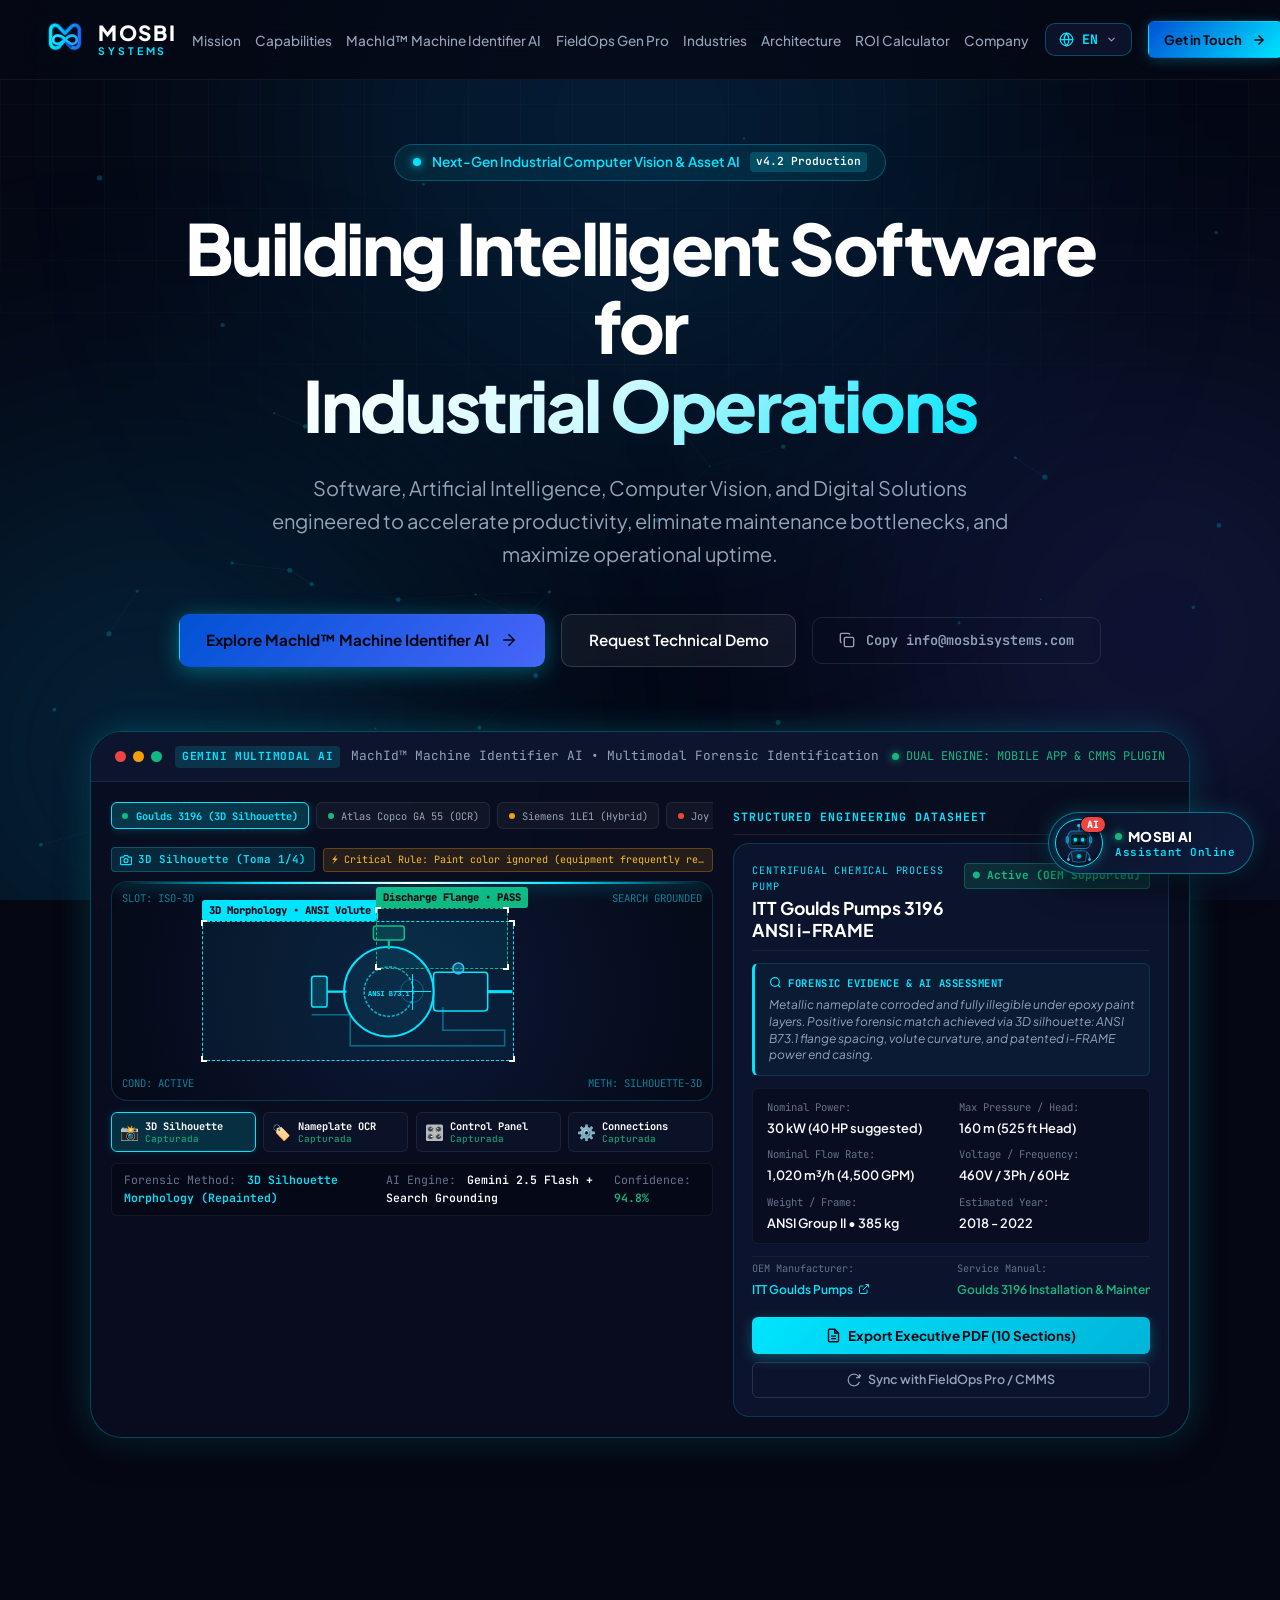
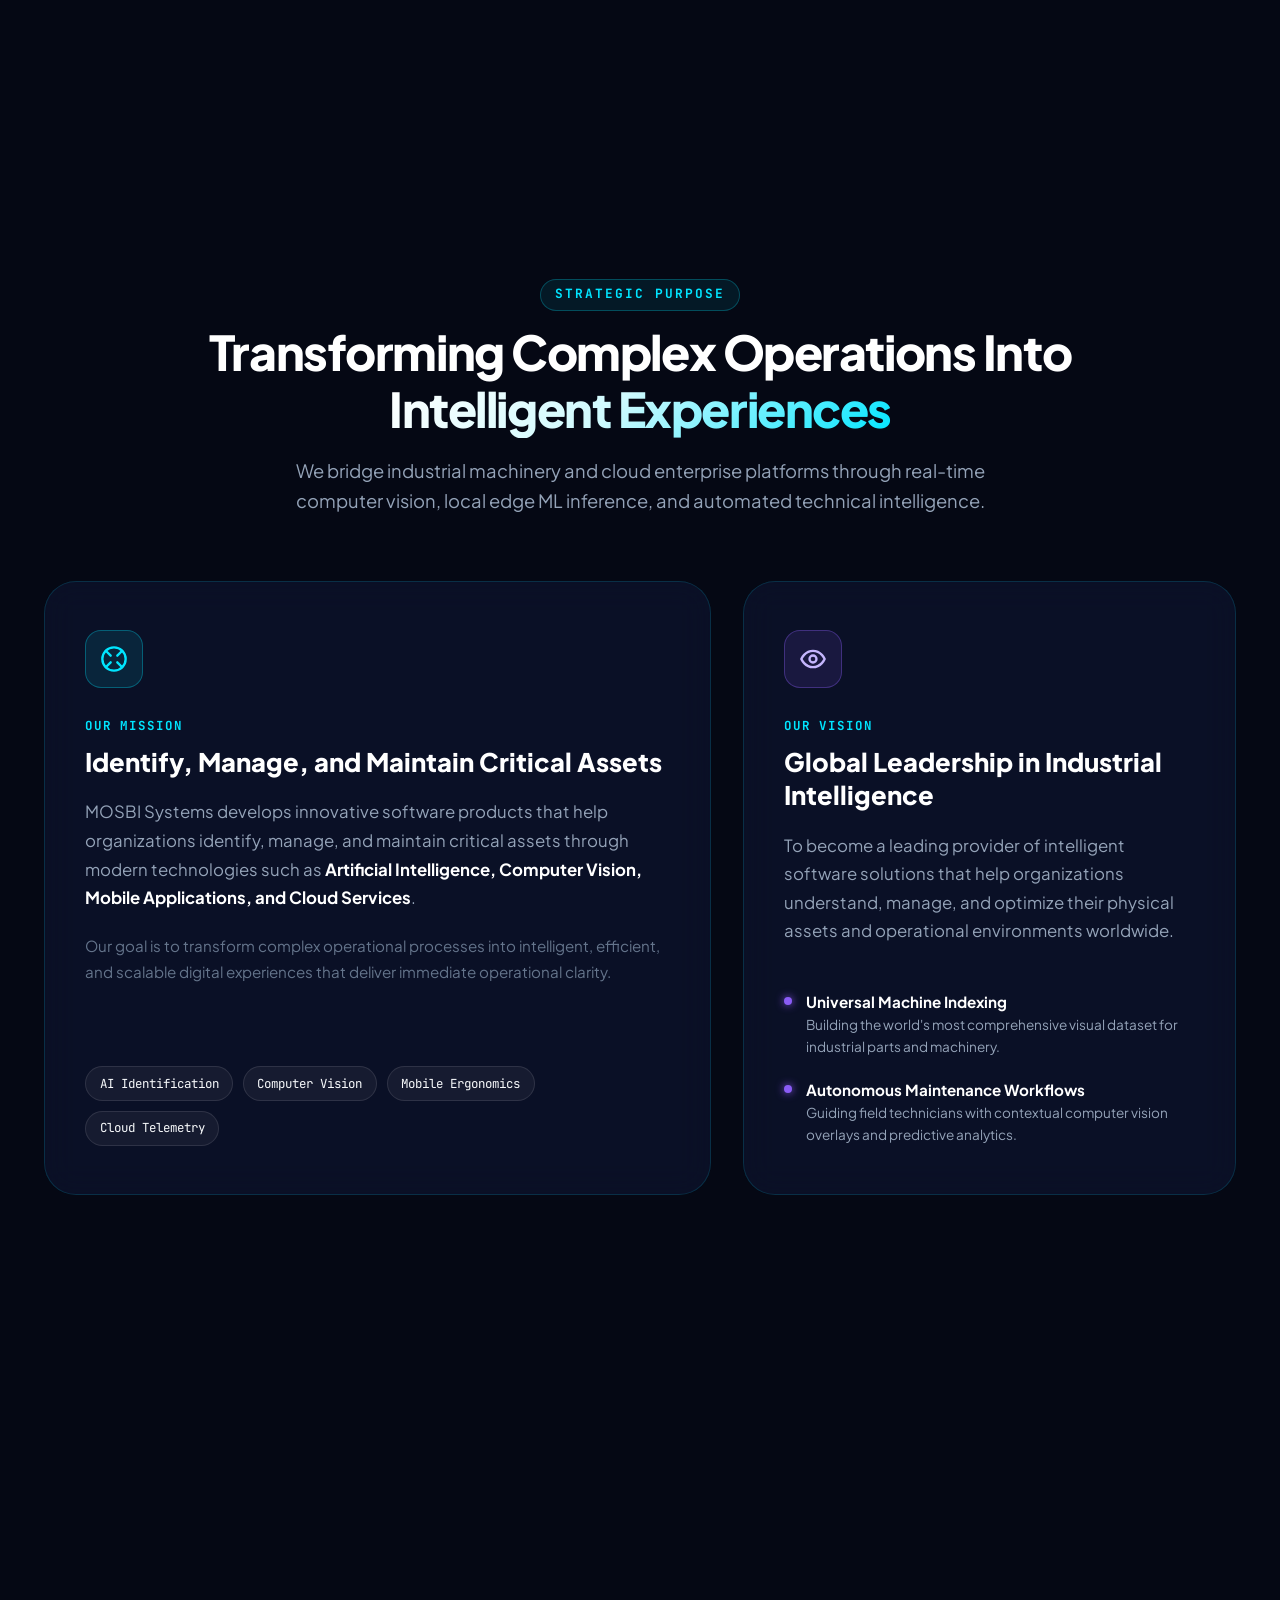
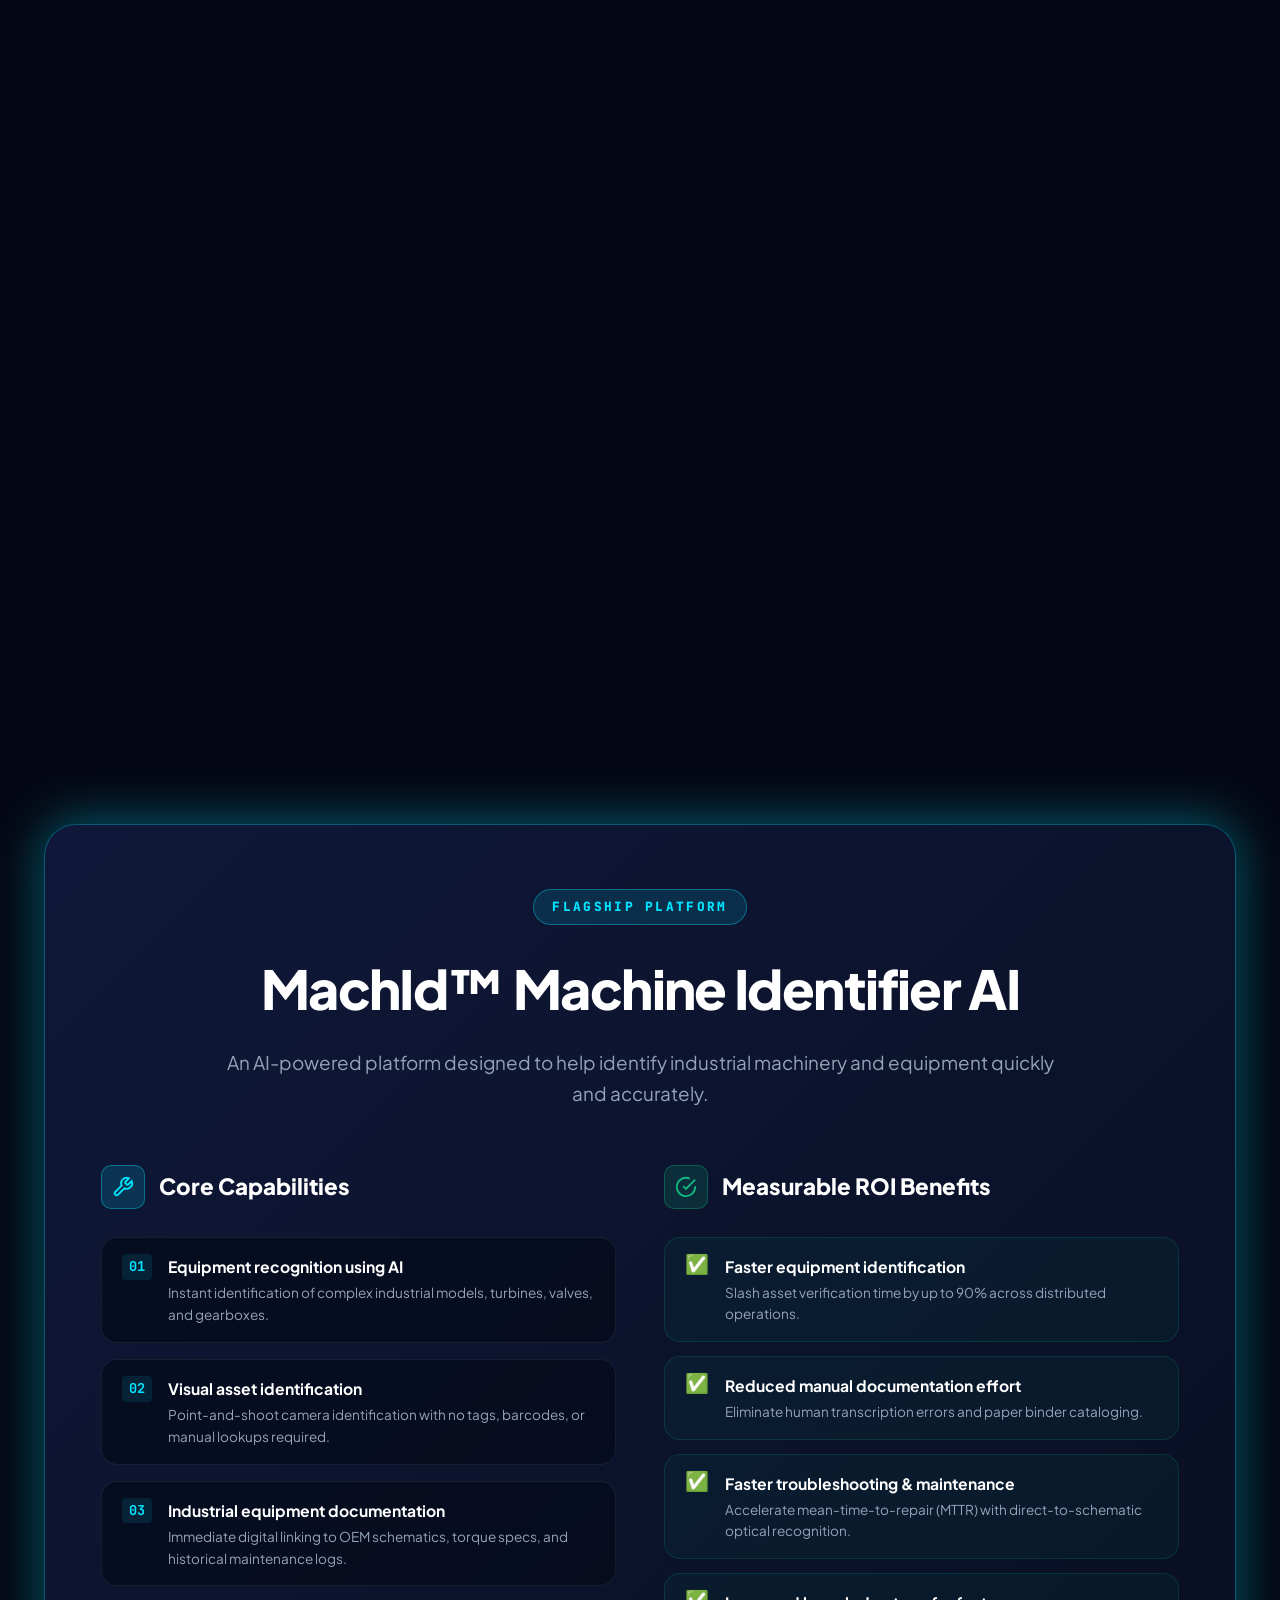
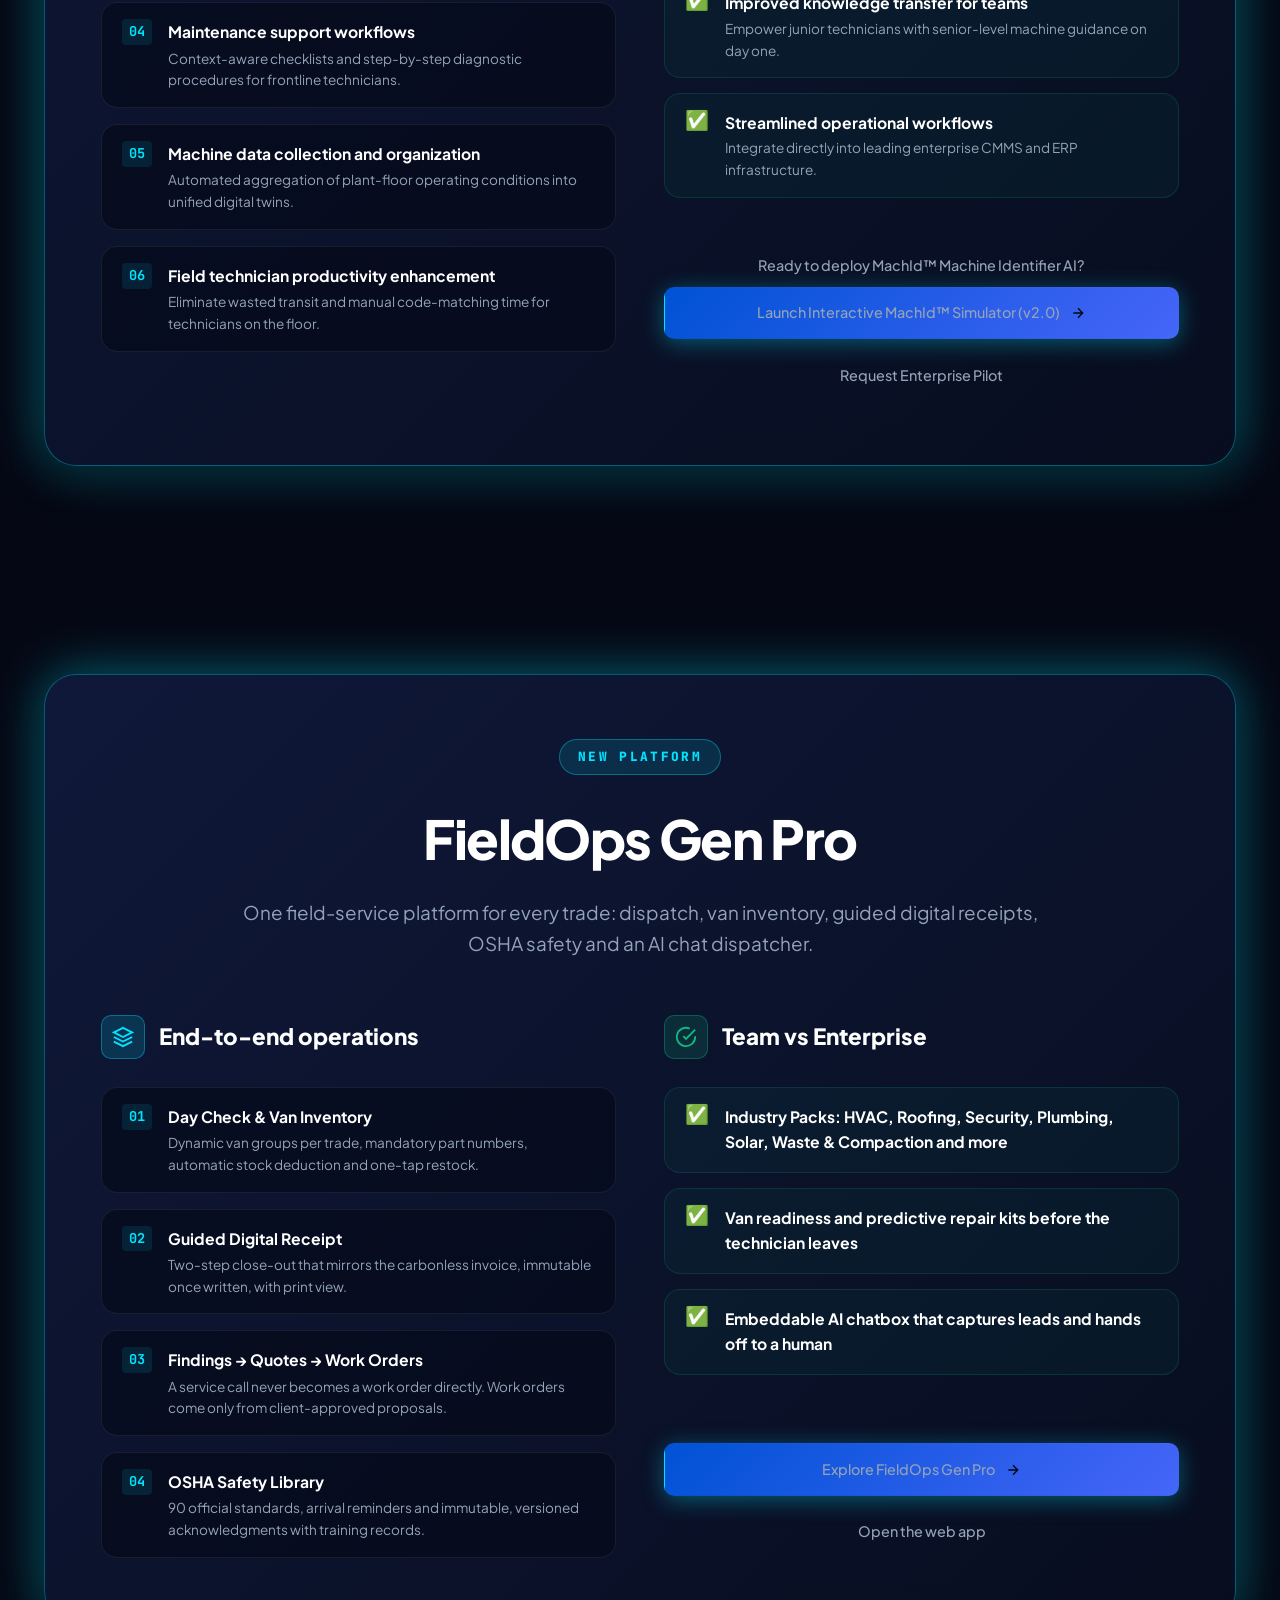
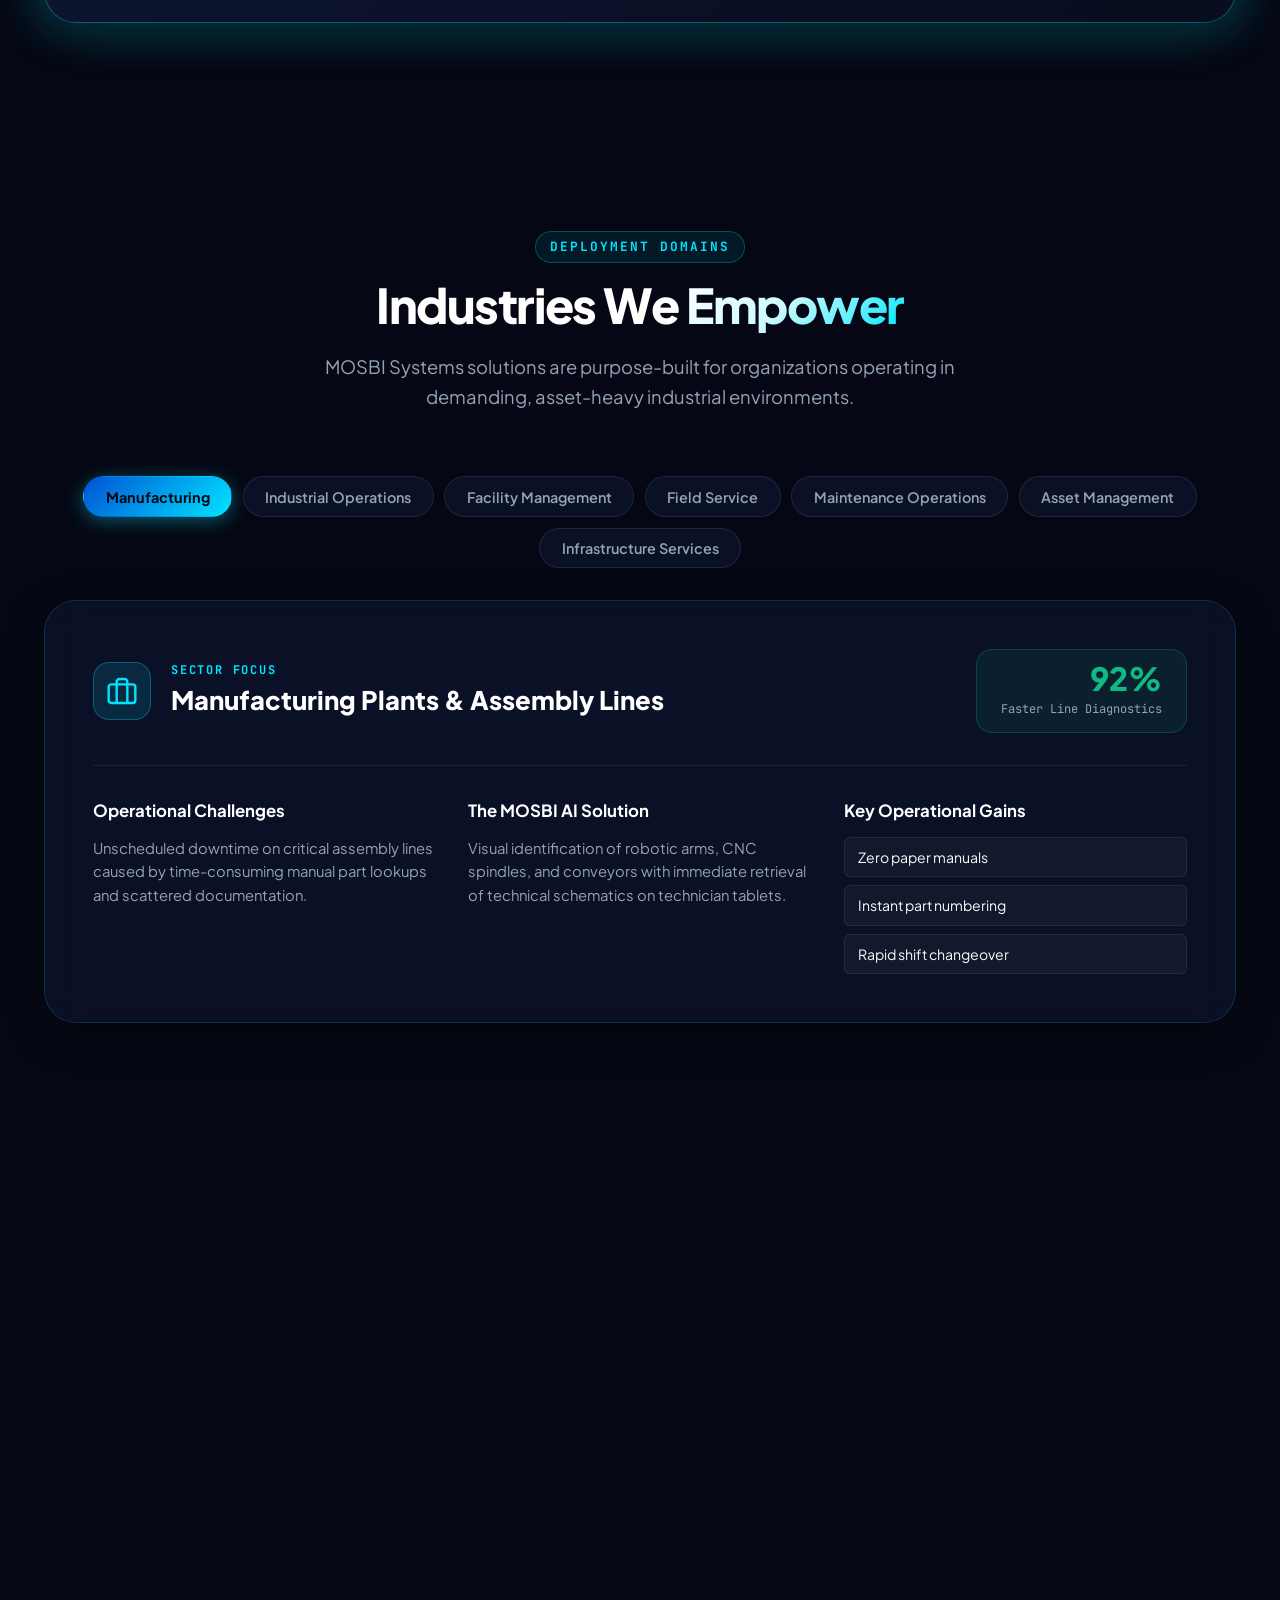
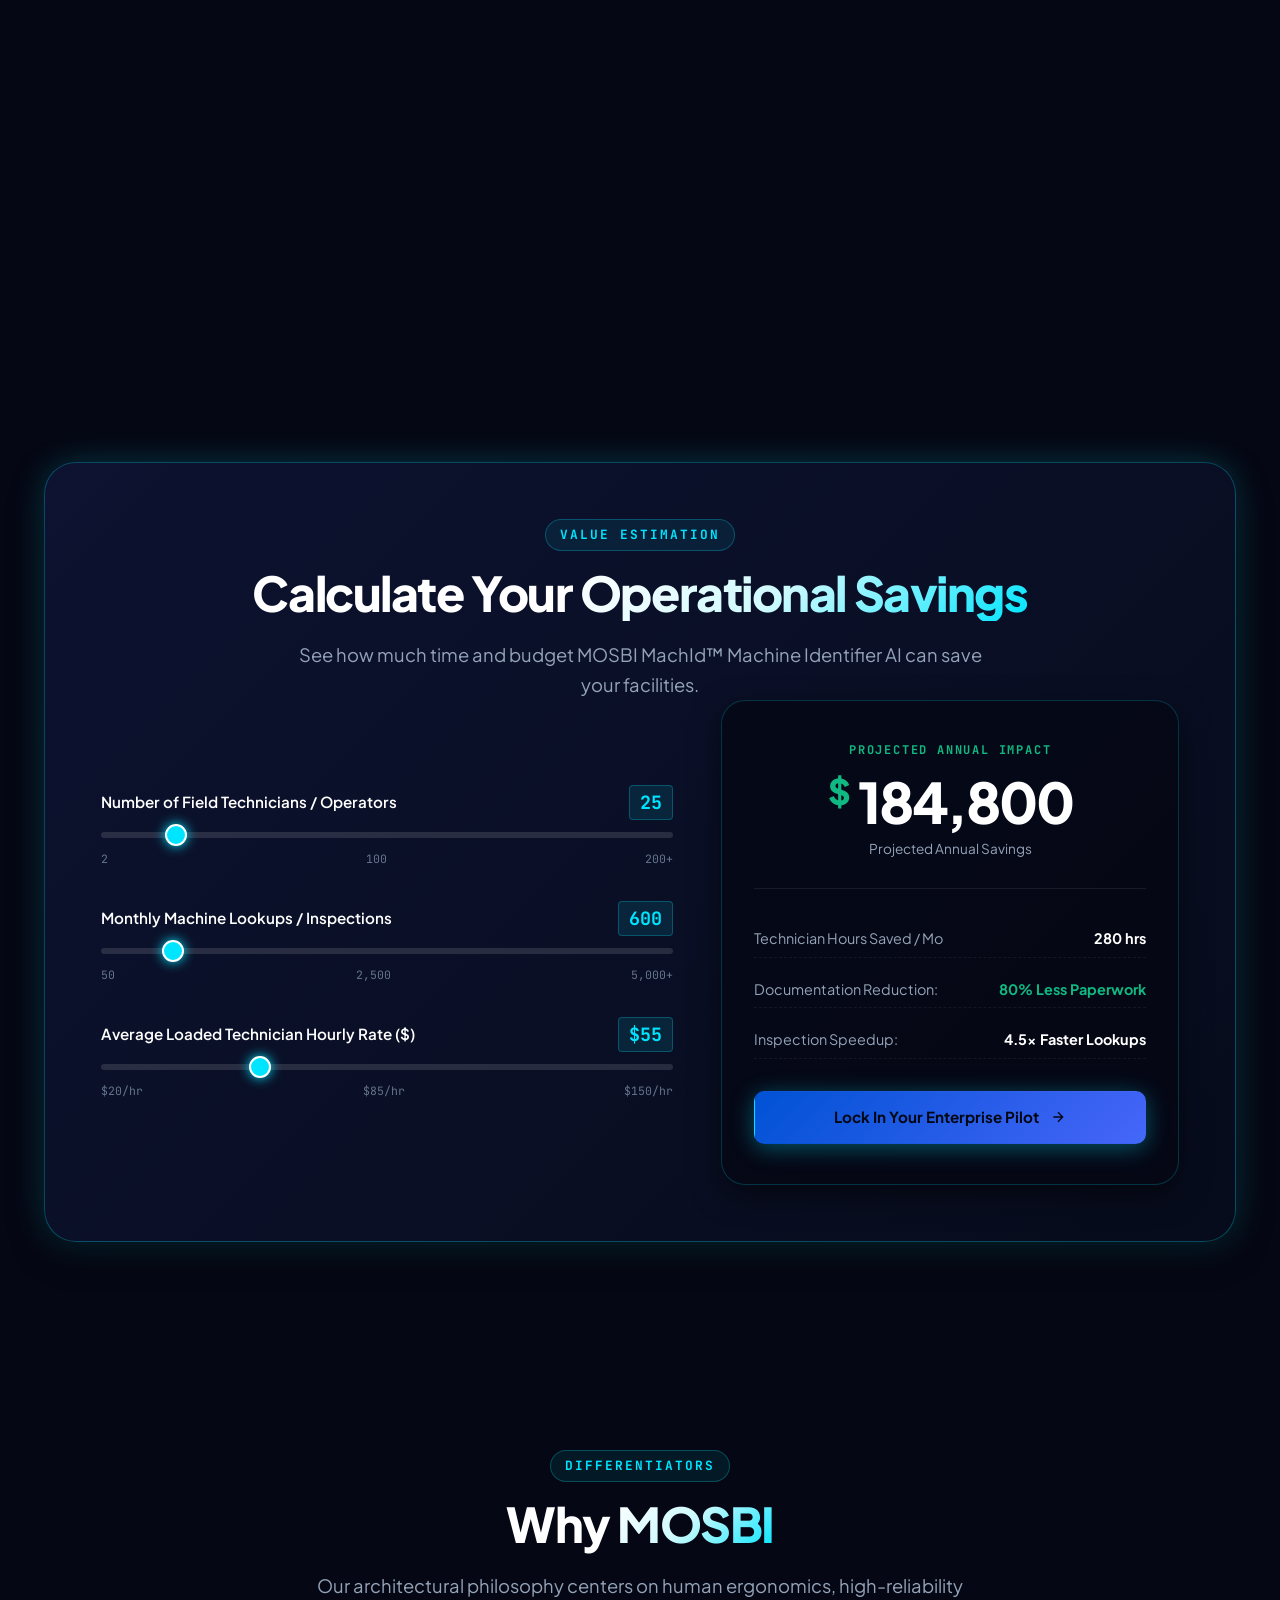
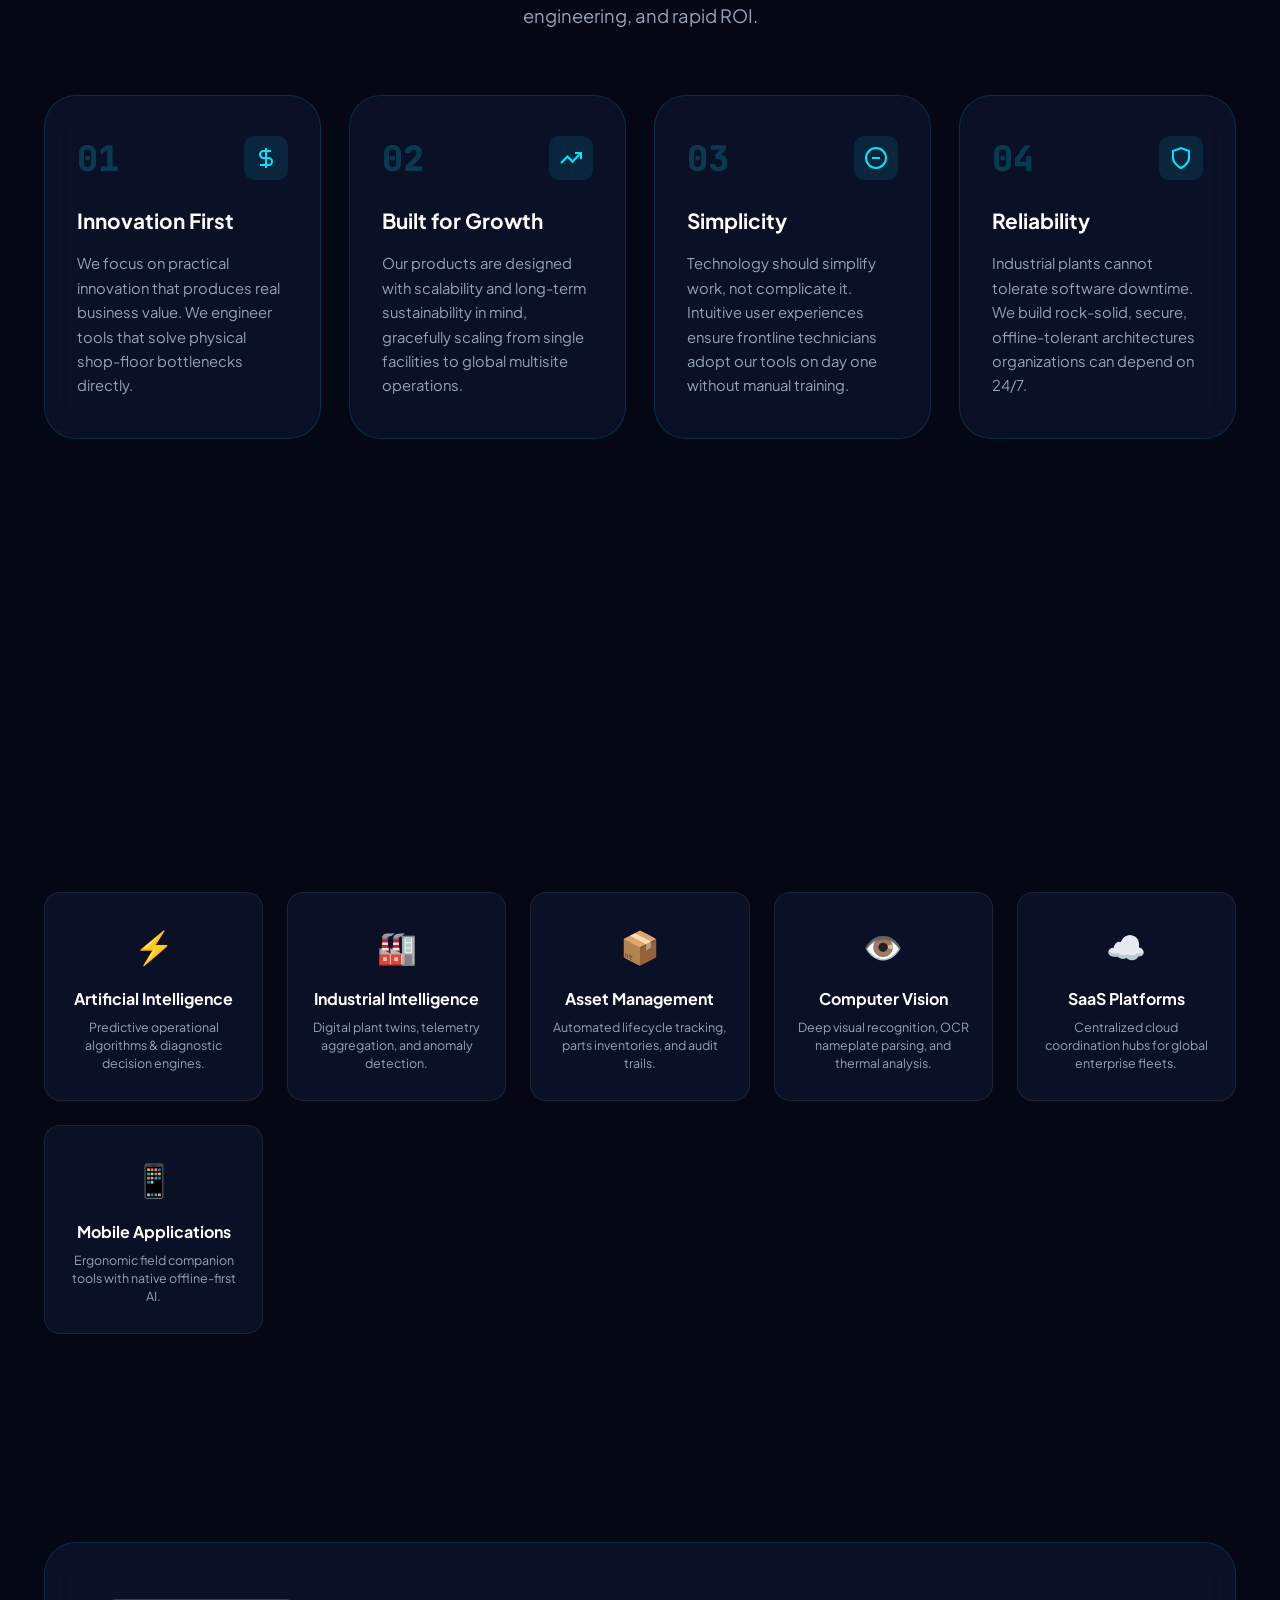
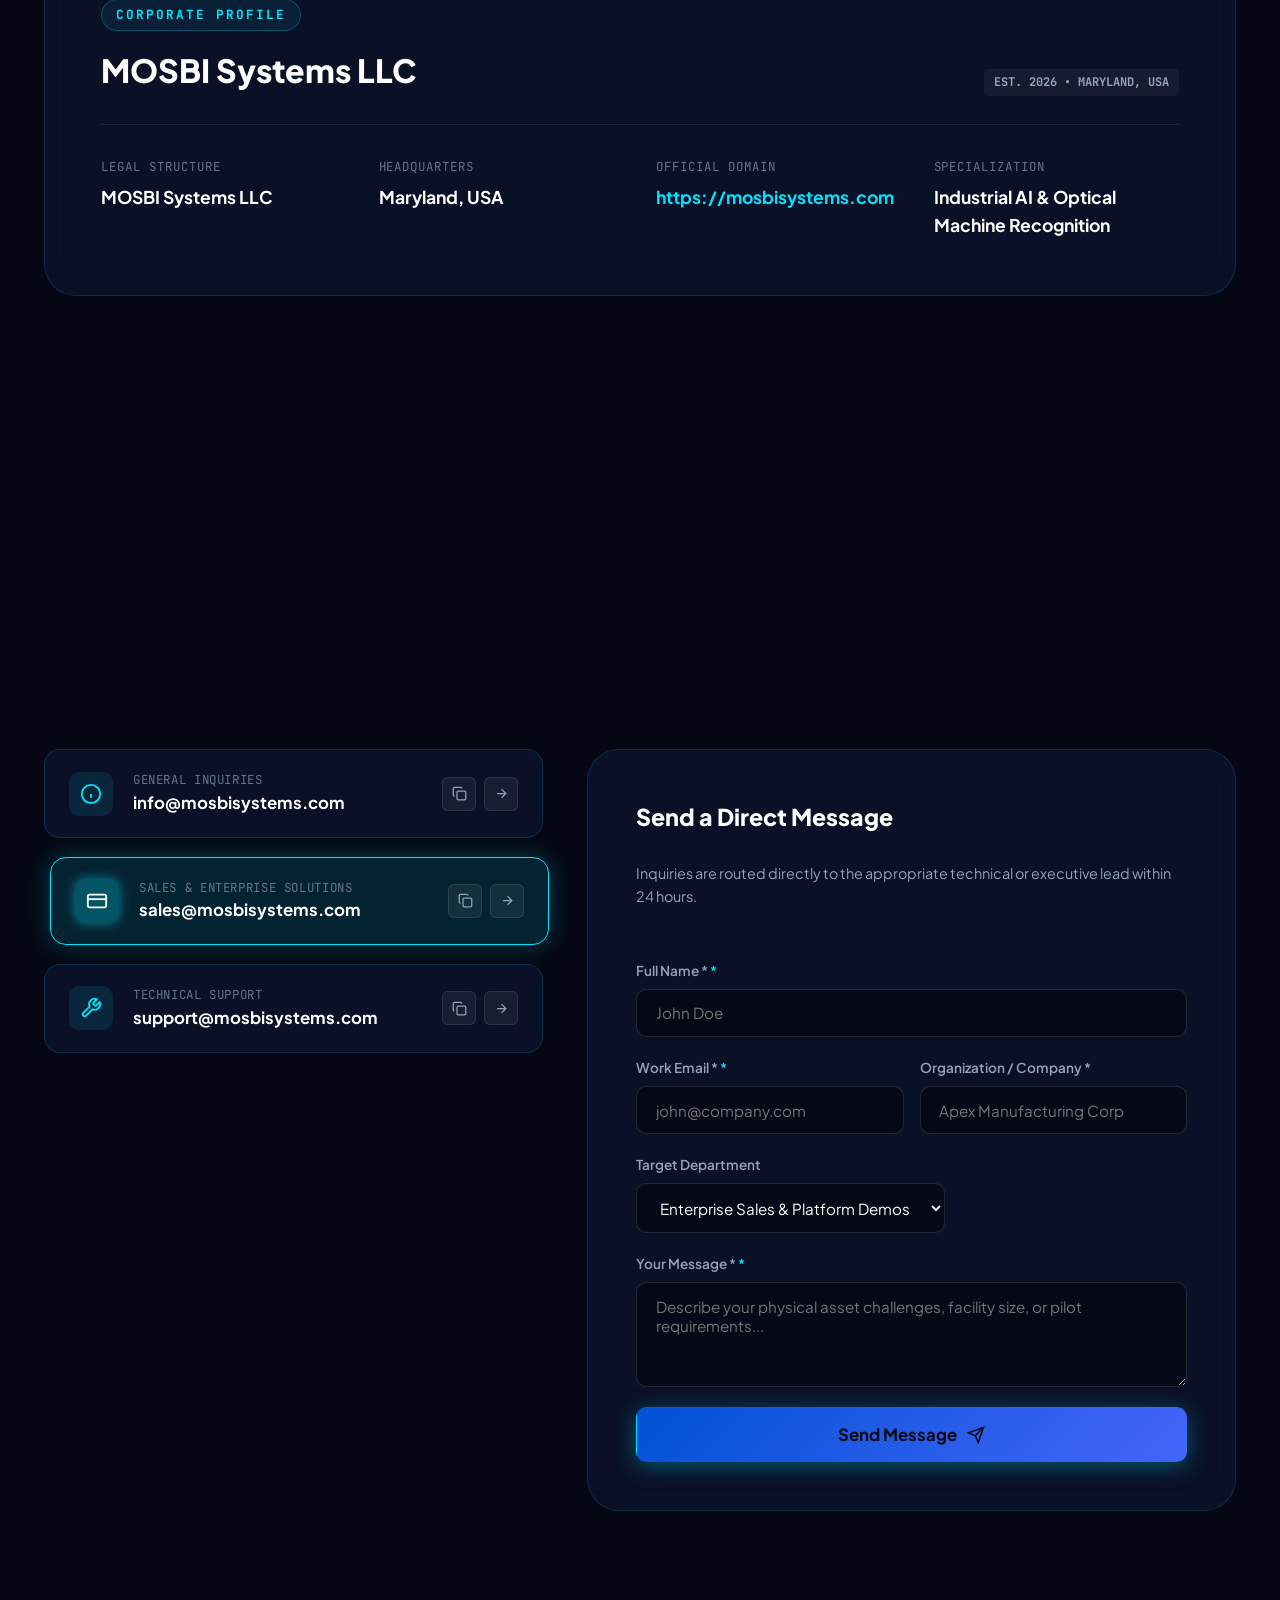
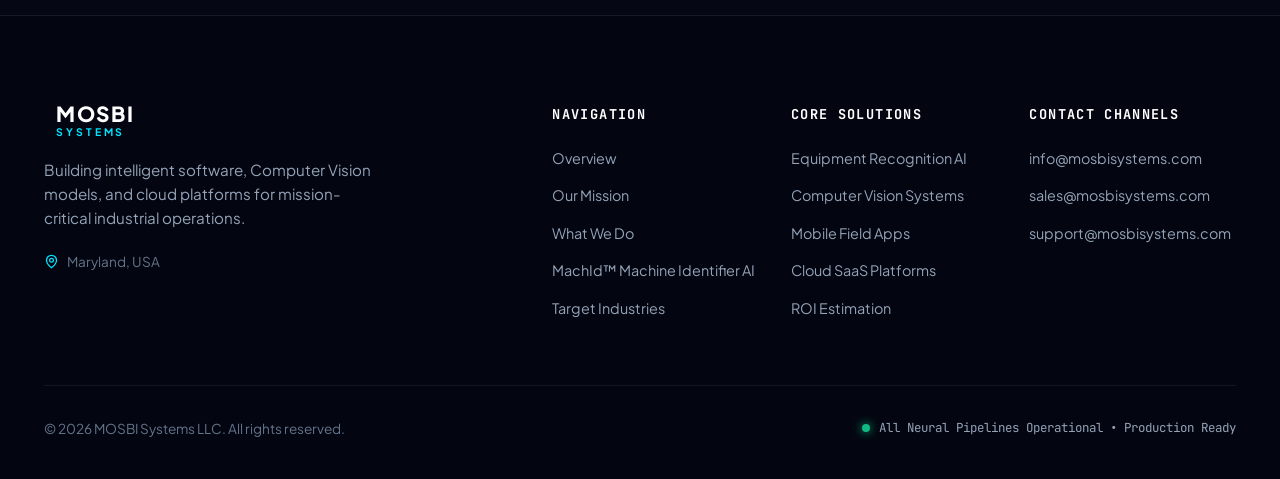
<file: index.html>
<!DOCTYPE html>
<html lang="en" class="scroll-smooth">
<head>
  <meta charset="UTF-8" />
  <meta name="viewport" content="width=device-width, initial-scale=1.0" />
  <title>MOSBI Systems | Intelligent Software for Industrial Operations</title>
  <meta name="description" content="MOSBI Systems builds next-generation Artificial Intelligence, Computer Vision, and Cloud software to identify, manage, and maintain mission-critical industrial assets." />
  <meta name="keywords" content="MOSBI Systems, Industrial AI, Computer Vision, MachId™ Machine Identifier AI, MachId, Asset Management, Maintenance Software, Industrial Operations" />
  
  <!-- Open Graph / Social Meta -->
  <meta property="og:title" content="MOSBI Systems | Intelligent Software for Industrial Operations" />
  <meta property="og:description" content="Software, Artificial Intelligence, Computer Vision and Digital Solutions designed to improve productivity, maintenance, and operational efficiency." />
  <meta property="og:type" content="website" />
  <meta property="og:url" content="https://mosbisystems.com" />
  
  <!-- Favicon -->
  <link rel="icon" type="image/svg+xml" href="data:image/svg+xml,<svg xmlns='http://www.w3.org/2000/svg' viewBox='0 0 100 100'><rect width='100' height='100' rx='22' fill='%23060a17'/><path d='M22 72V28L50 50L78 28V72' stroke='%2300e5ff' stroke-width='9' stroke-linecap='round' stroke-linejoin='round' fill='none'/><circle cx='50' cy='50' r='6' fill='%230066ff'/></svg>" />
  
  <!-- Google Fonts: Plus Jakarta Sans & JetBrains Mono -->
  <link rel="preconnect" href="https://fonts.googleapis.com">
  <link rel="preconnect" href="https://fonts.gstatic.com" crossorigin>
  <link href="https://fonts.googleapis.com/css2?family=JetBrains+Mono:wght@400;500;600;700&family=Plus+Jakarta+Sans:wght@300;400;500;600;700;800;900&display=swap" rel="stylesheet">
  
  <!-- Stylesheet -->
  <link rel="stylesheet" href="assets/css/styles.css?v=13">
  <link rel="stylesheet" href="assets/css/mosbi-chat.css?v=3">
  <link rel="canonical" href="https://mosbisystems.com/">

  <link rel="icon" href="logo.svg" type="image/svg+xml">

  <meta name="robots" content="index, follow">

  <meta name="theme-color" content="#050917">

  <meta name="author" content="MOSBI Systems LLC">

</head>
<body class="theme-dark">
  <!-- Interactive Neural Particles Canvas Background -->
  <canvas id="neuralCanvas" class="neural-canvas" aria-hidden="true"></canvas>

  <!-- Ambient Light Auras -->
  <div class="ambient-lights" aria-hidden="true">
    <div class="light-orb orb-primary"></div>
    <div class="light-orb orb-secondary"></div>
    <div class="light-orb orb-tertiary"></div>
    <div class="cyber-grid-overlay"></div>
  </div>

  <!-- Toast Notification Container -->
  <div id="toastContainer" class="toast-container" aria-live="polite"></div>

  <!-- NAVIGATION HEADER -->
  <header class="site-header" id="siteHeader">
    <div class="container header-container">
      <a href="#hero" class="brand-logo" aria-label="MOSBI Systems - Home">
        <div class="logo-badge">

          <svg viewBox="0 0 240 240" fill="none" xmlns="http://www.w3.org/2000/svg" class="logo-svg">
            <defs>
              <linearGradient id="infGradMain" x1="25" y1="100" x2="215" y2="100" gradientUnits="userSpaceOnUse">
                <stop offset="0%" stop-color="#00f7ff" />
                <stop offset="45%" stop-color="#00b8ff" />
                <stop offset="100%" stop-color="#2563eb" />
              </linearGradient>
              <linearGradient id="infGradLight" x1="30" y1="35" x2="205" y2="175" gradientUnits="userSpaceOnUse">
                <stop offset="0%" stop-color="#67ffff" />
                <stop offset="50%" stop-color="#00d4ff" />
                <stop offset="100%" stop-color="#3b82f6" />
              </linearGradient>
              <linearGradient id="infGradDepth" x1="40" y1="160" x2="200" y2="50" gradientUnits="userSpaceOnUse">
                <stop offset="0%" stop-color="#0099cc" />
                <stop offset="50%" stop-color="#0052d4" />
                <stop offset="100%" stop-color="#1e3a8a" />
              </linearGradient>
              <filter id="neonRibbonGlow" x="-20%" y="-20%" width="140%" height="140%">
                <feGaussianBlur stdDeviation="5" result="blur" />
                <feComposite in="SourceGraphic" in2="blur" operator="over" />
              </filter>
            </defs>
            <path d="M 88 158 C 65 174, 38 164, 38 135 L 38 62 C 38 34, 68 26, 86 46 L 120 82 L 154 46 C 172 26, 202 34, 202 62 L 202 135 C 202 164, 175 174, 152 158 L 136 144"
              stroke="url(#infGradDepth)" stroke-width="18" stroke-linecap="round" stroke-linejoin="round"/>
            <path d="M 88 158 C 65 174, 38 164, 38 135 L 38 62 C 38 34, 68 26, 86 46 L 120 82 L 154 46 C 172 26, 202 34, 202 62 L 202 135 C 202 164, 175 174, 152 158"
              stroke="url(#infGradMain)" stroke-width="14" stroke-linecap="round" stroke-linejoin="round" filter="url(#neonRibbonGlow)"/>
            <path d="M 152 158 C 138 148, 128 134, 120 124 C 106 106, 94 94, 78 94 C 60 94, 52 108, 52 118 C 52 130, 62 142, 78 142 C 92 142, 104 132, 120 116 C 136 100, 148 94, 162 94 C 178 94, 188 106, 188 118 C 188 130, 178 142, 162 142 C 148 142, 136 132, 124 120"
              stroke="url(#infGradDepth)" stroke-width="17" stroke-linecap="round" stroke-linejoin="round"/>
            <path d="M 88 158 C 102 146, 112 132, 120 120 C 136 100, 148 94, 162 94 C 178 94, 188 106, 188 118 C 188 132, 176 142, 162 142 C 146 142, 134 130, 120 114 C 106 98, 94 94, 78 94 C 62 94, 52 106, 52 118 C 52 132, 64 142, 78 142 C 92 142, 106 132, 120 116"
              stroke="url(#infGradLight)" stroke-width="13.5" stroke-linecap="round" stroke-linejoin="round"/>
          </svg>

        </div>
        <div class="brand-text">
          <span class="brand-name">MOSBI</span>
          <span class="brand-sub">SYSTEMS</span>
        </div>
      </a>

      <nav class="nav-menu" id="navMenu" aria-label="Main Navigation">
        <ul class="nav-links">
          <li><a href="#mission" class="nav-item" data-i18n="nav.mission">Mission</a></li>
          <li><a href="#capabilities" class="nav-item" data-i18n="nav.capabilities">Capabilities</a></li>
          <li><a href="#product" class="nav-item" data-i18n="nav.product">MachId™ Machine Identifier AI</a></li>
          <li><a href="#fieldops" class="nav-item" data-i18n="nav.fieldops">FieldOps Gen Pro</a></li>
          <li><a href="#industries" class="nav-item" data-i18n="nav.industries">Industries</a></li>
          <li><a href="#architecture" class="nav-item" data-i18n="nav.architecture">Architecture</a></li>
          <li><a href="#roi-calculator" class="nav-item" data-i18n="nav.roi">ROI Calculator</a></li>
          <li><a href="#company" class="nav-item" data-i18n="nav.company">Company</a></li>
        </ul>
      </nav>

      <div class="header-actions">
        <!-- Language Selector Dropdown -->
        <div class="lang-selector-dropdown" id="langSelector">
          <button class="lang-btn" id="langBtn" aria-expanded="false" aria-label="Select Language" title="Change Language">
            <span class="lang-globe-icon">
              <svg width="15" height="15" viewBox="0 0 24 24" fill="none" stroke="currentColor" stroke-width="2" stroke-linecap="round" stroke-linejoin="round"><circle cx="12" cy="12" r="10"/><line x1="2" y1="12" x2="22" y2="12"/><path d="M12 2a15.3 15.3 0 0 1 4 10 15.3 15.3 0 0 1-4 10 15.3 15.3 0 0 1-4-10 15.3 15.3 0 0 1 4-10z"/></svg>
            </span>
            <span class="current-lang-code" id="currentLangCode">EN</span>
            <svg class="chevron-icon" width="11" height="11" viewBox="0 0 24 24" fill="none" stroke="currentColor" stroke-width="2.5" stroke-linecap="round" stroke-linejoin="round"><polyline points="6 9 12 15 18 9"/></svg>
          </button>
          <div class="lang-menu" id="langMenu" role="menu">
            <button class="lang-option active" data-lang="en" role="menuitem">
              <span class="lang-flag">🇺🇸</span>
              <span class="lang-name">English</span>
              <span class="lang-badge">EN</span>
            </button>
            <button class="lang-option" data-lang="es" role="menuitem">
              <span class="lang-flag">🇪🇸</span>
              <span class="lang-name">Español</span>
              <span class="lang-badge">ES</span>
            </button>
            <button class="lang-option" data-lang="fr" role="menuitem">
              <span class="lang-flag">🇫🇷</span>
              <span class="lang-name">Français</span>
              <span class="lang-badge">FR</span>
            </button>
          </div>
        </div>

        <a href="#contact" class="btn btn-primary-compact">
          <span data-i18n="nav.get_in_touch">Get in Touch</span>
          <svg width="14" height="14" viewBox="0 0 24 24" fill="none" stroke="currentColor" stroke-width="2.5" stroke-linecap="round" stroke-linejoin="round"><path d="M5 12h14M12 5l7 7-7 7"/></svg>
        </a>
        <button class="menu-toggle" id="mobileMenuBtn" aria-label="Toggle navigation menu" aria-expanded="false">
          <span class="line"></span>
          <span class="line"></span>
          <span class="line"></span>
        </button>
      </div>
    </div>
  </header>

  <main>
    <!-- HERO SECTION -->
    <section class="hero-section" id="hero">
      <div class="container hero-layout">
        <!-- Live Status Pill -->
        <div class="hero-pill-badge reveal">
          <span class="live-pulse"></span>
          <span class="badge-content" data-i18n="hero.pill">Next-Gen Industrial Computer Vision & Asset AI</span>
          <span class="pill-chip" data-i18n="hero.pill_chip">v4.2 Production</span>
        </div>

        <!-- Headline -->
        <h1 class="hero-title reveal">
          <span data-i18n="hero.title_pre">Building Intelligent Software for</span> <br class="desktop-only"/>
          <span class="gradient-shimmer" data-i18n="hero.title_highlight">Industrial Operations</span>
        </h1>

        <!-- Subtitle -->
        <p class="hero-desc reveal" data-i18n="hero.desc">
          Software, Artificial Intelligence, Computer Vision, and Digital Solutions engineered to accelerate productivity, eliminate maintenance bottlenecks, and maximize operational uptime.
        </p>

        <!-- CTAs -->
        <div class="hero-cta-wrapper reveal">
          <a href="machid/index.html" class="btn btn-primary btn-glow">
            <span data-i18n="hero.cta_explore">Explore MachId™ Machine Identifier AI</span>
            <svg width="18" height="18" viewBox="0 0 24 24" fill="none" stroke="currentColor" stroke-width="2.2" stroke-linecap="round" stroke-linejoin="round"><path d="M5 12h14M12 5l7 7-7 7"/></svg>
          </a>
          <a href="#contact" class="btn btn-secondary">
            <span data-i18n="hero.cta_demo">Request Technical Demo</span>
          </a>
          <button class="btn btn-ghost" id="quickCopyEmail" data-copy="info@mosbisystems.com">
            <svg width="16" height="16" viewBox="0 0 24 24" fill="none" stroke="currentColor" stroke-width="2"><rect width="14" height="14" x="8" y="8" rx="2" ry="2"/><path d="M4 16c-1.1 0-2-.9-2-2V4c0-1.1.9-2 2-2h10c1.1 0 2 .9 2 2"/></svg>
            <span data-i18n="hero.cta_copy">Copy info@mosbisystems.com</span>
          </button>
        </div>

        <!-- INTERACTIVE LIVE PRODUCT SCANNER CONSOLE -->
        <div class="product-console-wrapper reveal" id="machineShowcase">
          <div class="console-box">
            <!-- Console Topbar -->
            <div class="console-topbar">
              <div class="window-controls">
                <span class="w-dot dot-red"></span>
                <span class="w-dot dot-yellow"></span>
                <span class="w-dot dot-green"></span>
              </div>
              <div class="console-title">
                <span class="tech-tag">GEMINI MULTIMODAL AI</span>
                <span><span data-i18n="hero.sim_title">MachId™ Machine Identifier AI • Identificación Forense Multimodal</span></span>
              </div>
              <div class="console-engine-status">
                <span class="status-indicator-active"></span>
                <span data-i18n="hero.sim_status">MODO DUAL: APP MÓVIL Y PLUGIN CMMS</span>
              </div>
            </div>

            <!-- Console Body Grid -->
            <div class="console-body-grid">
              <!-- Left Column: Multi-Angle Visual Inspection & AI Inference -->
              <div class="interactive-viewport">
                <!-- Machine Test-Case Switcher Bar -->
                <div class="machine-switcher" role="tablist" aria-label="Seleccionar caso de prueba industrial">
                  <button class="machine-tab active" data-machine="goulds" role="tab" aria-selected="true">
                    <span class="tab-dot dot-green"></span>
                    <span data-i18n="hero.tab_goulds">Goulds 3196 (Silueta 3D)</span>
                  </button>
                  <button class="machine-tab" data-machine="atlas" role="tab" aria-selected="false">
                    <span class="tab-dot dot-green"></span>
                    <span data-i18n="hero.tab_atlas">Atlas Copco GA 55 (OCR)</span>
                  </button>
                  <button class="machine-tab" data-machine="siemens" role="tab" aria-selected="false">
                    <span class="tab-dot dot-yellow"></span>
                    <span data-i18n="hero.tab_siemens">Siemens 1LE1 (Híbrido)</span>
                  </button>
                  <button class="machine-tab" data-machine="joy" role="tab" aria-selected="false">
                    <span class="tab-dot dot-red"></span>
                    <span data-i18n="hero.tab_joy">Joy Twistair (Descontinuada)</span>
                  </button>
                </div>

                <!-- Forensic Rules & Slot Indicator Header -->
                <div class="forensic-subbar">
                  <span class="active-slot-pill" id="activeSlotPill">
                    <svg width="12" height="12" viewBox="0 0 24 24" fill="none" stroke="currentColor" stroke-width="2.5"><path d="M23 19a2 2 0 0 1-2 2H3a2 2 0 0 1-2-2V8a2 2 0 0 1 2-2h4l2-3h6l2 3h4a2 2 0 0 1 2 2z"/><circle cx="12" cy="13" r="4"/></svg>
                    <span id="activeSlotLabel">Silueta 3D (Toma 1/4)</span>
                  </span>
                  <span class="forensic-rule-pill" title="Regla Crítica del Prompt Forense">
                    <span data-i18n="hero.forensic_rule">⚡ Regla Forense: Ignora color de pintura (análisis estructural puro)</span>
                  </span>
                </div>

                <!-- Visual Optical Target Display -->
                <div class="optical-stage" id="opticalStage">
                  <!-- Laser scanning bar -->
                  <div class="optical-laser"></div>
                  
                  <!-- HUD Reticle & Crosshairs -->
                  <div class="hud-center-cross"></div>
                  <div class="hud-grid-marks">
                    <span class="hud-mark top-l" id="hudSlotCode">SLOT: ISO-3D</span>
                    <span class="hud-mark top-r" id="hudGrounding">SEARCH GROUNDED</span>
                    <span class="hud-mark bot-l" id="hudConditionBadge">COND: ACTIVE</span>
                    <span class="hud-mark bot-r" id="hudMethodCode">METH: SILHOUETTE-3D</span>
                  </div>

                  <!-- Dynamic SVG Machinery Illustration -->
                  <div class="machinery-visual" id="machineryVisual">
                    <svg viewBox="0 0 400 240" fill="none" xmlns="http://www.w3.org/2000/svg" class="machine-schematic-svg" id="machineSvg">
                      <!-- Base Machine Graphic injected dynamically -->
                    </svg>
                  </div>

                  <!-- Dynamic Forensic Bounding Boxes -->
                  <div class="dynamic-bounding-box box-main" id="boxMain">
                    <div class="box-tag-label" id="boxMainLabel">Morfología 3D • Voluta ANSI</div>
                    <div class="b-corner tl"></div><div class="b-corner tr"></div>
                    <div class="b-corner bl"></div><div class="b-corner br"></div>
                  </div>

                  <div class="dynamic-bounding-box box-sub" id="boxSub">
                    <div class="box-tag-label label-sub" id="boxSubLabel">Brida Descarga • PASS</div>
                    <div class="b-corner tl"></div><div class="b-corner tr"></div>
                    <div class="b-corner bl"></div><div class="b-corner br"></div>
                  </div>
                </div>

                <!-- Multi-Photo Angle Selector Grid (4 slots) -->
                <div class="photo-slots-grid" role="group" aria-label="Ángulos de inspección fotográfica">
                  <button class="photo-slot-btn active" data-slot="0" type="button">
                    <span class="slot-icon">📸</span>
                    <div class="slot-meta">
                      <span class="slot-name" data-i18n="hero.slot_general">Silueta 3D</span>
                      <span class="slot-status">Capturada</span>
                    </div>
                  </button>
                  <button class="photo-slot-btn" data-slot="1" type="button">
                    <span class="slot-icon">🏷️</span>
                    <div class="slot-meta">
                      <span class="slot-name" data-i18n="hero.slot_plate">Placa de Datos</span>
                      <span class="slot-status">Capturada</span>
                    </div>
                  </button>
                  <button class="photo-slot-btn" data-slot="2" type="button">
                    <span class="slot-icon">🎛️</span>
                    <div class="slot-meta">
                      <span class="slot-name" data-i18n="hero.slot_panel">Panel de Control</span>
                      <span class="slot-status">Capturada</span>
                    </div>
                  </button>
                  <button class="photo-slot-btn" data-slot="3" type="button">
                    <span class="slot-icon">⚙️</span>
                    <div class="slot-meta">
                      <span class="slot-name" data-i18n="hero.slot_conn">Conexiones</span>
                      <span class="slot-status">Capturada</span>
                    </div>
                  </button>
                </div>

                <!-- Bottom Viewport Footer -->
                <div class="viewport-footer">
                  <div class="vf-stat">
                    <span class="vf-label" data-i18n="hero.vf_method">Método Forense:</span>
                    <span class="vf-val val-accent" id="valMethod">Silueta Morfológica 3D</span>
                  </div>
                  <div class="vf-stat">
                    <span class="vf-label" data-i18n="hero.vf_engine">Motor IA:</span>
                    <span class="vf-val" id="valEngine">Gemini 2.5 + Grounding</span>
                  </div>
                  <div class="vf-stat">
                    <span class="vf-label" data-i18n="hero.vf_confidence">Confianza:</span>
                    <span class="vf-val val-green" id="valConfidence">94.8%</span>
                  </div>
                </div>
              </div>

              <!-- Right Column: Structured Engineering Datasheet -->
              <div class="telemetry-panel">
                <div class="telemetry-tabs">
                  <span class="t-tab active" data-i18n="hero.dossier_tab">Ficha Técnica Estructurada de Ingeniería</span>
                </div>

                <!-- Dynamic Machine Specification Details -->
                <div class="asset-spec-card" id="assetSpecCard">
                  <!-- Header: Brand, Model, Category, Market Condition Badge -->
                  <div class="spec-header">
                    <div class="spec-id-group">
                      <span class="spec-type-badge" id="specCategory">BOMBA CENTRÍFUGA DE PROCESO QUÍMICO</span>
                      <h4 class="spec-title" id="specTitle">ITT Goulds Pumps 3196 ANSI</h4>
                    </div>
                    <span class="health-pill condition-active" id="specCondition">● Activa (Soporte Oficial OEM)</span>
                  </div>

                  <!-- Forensic Evidence Box (Dictamen Forense de Gemini) -->
                  <div class="forensic-evidence-box">
                    <div class="evidence-header">
                      <svg width="13" height="13" viewBox="0 0 24 24" fill="none" stroke="currentColor" stroke-width="2.2"><circle cx="11" cy="11" r="8"/><path d="m21 21-4.3-4.3"/></svg>
                      <span data-i18n="hero.evidence_title">Evidencia Forense y Dictamen IA</span>
                    </div>
                    <p class="evidence-text" id="specEvidence">
                      Placa metálica corroída e ilegible por capas de pintura epóxica. Identificación positiva lograda mediante análisis de silueta 3D: dimensiones de bridas ANSI B73.1, curvatura de voluta y cámara de sellado i-FRAME.
                    </p>
                  </div>

                  <!-- Structured Technical Specs Grid (6 Key Metric Boxes) -->
                  <div class="spec-props-grid">
                    <div class="prop-item">
                      <span class="p-label" data-i18n="hero.spec_power">Potencia Nominal:</span>
                      <span class="p-val" id="specPower">30 kW (40 HP)</span>
                    </div>
                    <div class="prop-item">
                      <span class="p-label" data-i18n="hero.spec_pressure">Presión / Altura:</span>
                      <span class="p-val" id="specPressure">160 m (525 ft Altura)</span>
                    </div>
                    <div class="prop-item">
                      <span class="p-label" data-i18n="hero.spec_flow">Caudal Nominal:</span>
                      <span class="p-val" id="specFlow">1,020 m³/h (4,500 GPM)</span>
                    </div>
                    <div class="prop-item">
                      <span class="p-label" data-i18n="hero.spec_voltage">Tensión / Frecuencia:</span>
                      <span class="p-val" id="specVoltage">460V / 3F / 60Hz</span>
                    </div>
                    <div class="prop-item">
                      <span class="p-label" data-i18n="hero.spec_weight">Bastidor / Peso:</span>
                      <span class="p-val" id="specWeight">ANSI Grupo II • 385 kg</span>
                    </div>
                    <div class="prop-item">
                      <span class="p-label" data-i18n="hero.spec_year">Año Estimado:</span>
                      <span class="p-val val-accent" id="specYear">2018 - 2022</span>
                    </div>
                  </div>

                  <!-- OEM Manufacturer & Documentation Links -->
                  <div class="spec-oem-row">
                    <div class="oem-link-item">
                      <span class="oem-label" data-i18n="hero.lbl_oem">Fabricante OEM:</span>
                      <a href="https://www.gouldspumps.com" target="_blank" rel="noopener noreferrer" class="oem-link" id="specOemLink">
                        <span id="specOemName">ITT Goulds Pumps</span>
                        <svg width="12" height="12" viewBox="0 0 24 24" fill="none" stroke="currentColor" stroke-width="2"><path d="M18 13v6a2 2 0 0 1-2 2H5a2 2 0 0 1-2-2V8a2 2 0 0 1 2-2h6"/><polyline points="15 3 21 3 21 9"/><line x1="10" y1="14" x2="21" y2="3"/></svg>
                      </a>
                    </div>
                    <div class="oem-link-item">
                      <span class="oem-label" data-i18n="hero.lbl_manual">Manual de Servicio:</span>
                      <a href="https://www.gouldspumps.com" target="_blank" rel="noopener noreferrer" class="oem-link manual-link" id="specManualLink">
                        <span id="specManualName">Manual Goulds 3196 [PDF]</span>
                        <svg width="12" height="12" viewBox="0 0 24 24" fill="none" stroke="currentColor" stroke-width="2"><path d="M14 2H6a2 2 0 0 0-2 2v16a2 2 0 0 0 2 2h12a2 2 0 0 0 2-2V8z"/><polyline points="14 2 14 8 20 8"/></svg>
                      </a>
                    </div>
                  </div>

                  <!-- Primary Actions: PDF Export & CMMS Integration -->
                  <div class="spec-actions">
                    <button class="btn btn-primary-compact btn-full btn-export-pdf" id="openPdfModalBtn" type="button">
                      <svg width="15" height="15" viewBox="0 0 24 24" fill="none" stroke="currentColor" stroke-width="2.2"><path d="M14 2H6a2 2 0 0 0-2 2v16a2 2 0 0 0 2 2h12a2 2 0 0 0 2-2V8z"/><polyline points="14 2 14 8 20 8"/><line x1="16" y1="13" x2="8" y2="13"/><line x1="16" y1="17" x2="8" y2="17"/></svg>
                      <span data-i18n="hero.btn_pdf">Exportar Ficha Técnica en PDF (10 Secciones)</span>
                    </button>
                    <a href="#contact" class="btn btn-ghost-compact btn-full" id="syncCmmsBtn">
                      <svg width="14" height="14" viewBox="0 0 24 24" fill="none" stroke="currentColor" stroke-width="2"><path d="M21.5 2v6h-6M21.34 15.57a10 10 0 1 1-.57-8.38l5.67-5.67"/></svg>
                      <span data-i18n="hero.btn_cmms">Sincronizar con FieldOps Pro / CMMS</span>
                    </a>
                  </div>
                </div>
              </div>
            </div>
          </div>
        </div>

        <!-- High-Impact Metrics Bar -->
        <div class="metrics-strip reveal">
          <div class="metric-card">
            <div class="metric-number"><span class="counter" data-target="99.8">99.8</span><span class="metric-unit">%</span></div>
            <div class="metric-title" data-i18n="metric.accuracy_title">Recognition Accuracy</div>
            <div class="metric-sub" data-i18n="metric.accuracy_sub">Multi-angle visual neural validation</div>
          </div>

          <div class="metric-card">
            <div class="metric-number">&lt;<span class="counter" data-target="250">250</span><span class="metric-unit">ms</span></div>
            <div class="metric-title" data-i18n="metric.latency_title">Edge Latency</div>
            <div class="metric-sub" data-i18n="metric.latency_sub">Instant zero-delay mobile execution</div>
          </div>

          <div class="metric-card">
            <div class="metric-number"><span class="counter" data-target="80">80</span><span class="metric-unit">%</span></div>
            <div class="metric-title" data-i18n="metric.doc_title">Documentation Reduction</div>
            <div class="metric-sub" data-i18n="metric.doc_sub">Automated telemetry & manual elimination</div>
          </div>

          <div class="metric-card">
            <div class="metric-number">24/7</div>
            <div class="metric-title" data-i18n="metric.vis_title">Critical Asset Visibility</div>
            <div class="metric-sub" data-i18n="metric.vis_sub">Continuous cloud synchronization</div>
          </div>
        </div>
      </div>
    </section>

    <!-- MISSION & VISION SECTION -->
    <section class="section mission-section" id="mission">
      <div class="container">
        <div class="section-intro text-center reveal">
          <span class="sub-badge" data-i18n="mission.strategic_badge">Strategic Purpose</span>
          <h2 class="section-heading"><span data-i18n="mission.h2_pre">Transforming Complex Operations Into</span> <span class="gradient-shimmer" data-i18n="mission.h2_highlight">Intelligent Experiences</span></h2>
          <p class="section-lead" data-i18n="mission.secondary">
            We bridge physical industrial hardware with advanced neural software architectures to eliminate downtime and empower frontline workforces.
          </p>
        </div>

        <div class="bento-grid">
          <!-- Mission Card -->
          <div class="bento-card mission-card spotlight-card reveal">
            <div class="bento-glow-spot"></div>
            <div class="card-icon-box">
              <svg width="28" height="28" viewBox="0 0 24 24" fill="none" stroke="currentColor" stroke-width="2" stroke-linecap="round" stroke-linejoin="round"><circle cx="12" cy="12" r="10"/><path d="m4.93 4.93 4.24 4.24M14.83 14.83l4.24 4.24M14.83 9.17l4.24-4.24M4.93 19.07l4.24-4.24"/></svg>
            </div>
            <span class="card-kicker" data-i18n="mission.kicker_mission">OUR MISSION</span>
            <h3 class="card-headline" data-i18n="mission.headline_mission">Identify, Manage, and Maintain Critical Assets</h3>
            <p class="card-paragraph" data-i18n="mission.para1">
              MOSBI Systems develops innovative software products that help organizations identify, manage, and maintain critical assets through modern technologies such as <strong>Artificial Intelligence, Computer Vision, Mobile Applications, and Cloud Services</strong>.
            </p>
            <p class="card-paragraph muted" data-i18n="mission.para2">
              Our goal is to transform complex operational processes into intelligent, efficient, and scalable digital experiences that deliver immediate operational clarity.
            </p>
            <div class="pillar-tags">
              <span class="p-tag" data-i18n="mission.tag1">AI Identification</span>
              <span class="p-tag" data-i18n="mission.tag2">Computer Vision</span>
              <span class="p-tag" data-i18n="mission.tag3">Mobile Ergonomics</span>
              <span class="p-tag" data-i18n="mission.tag4">Cloud Telemetry</span>
            </div>
          </div>

          <!-- Vision Card -->
          <div class="bento-card vision-card spotlight-card reveal">
            <div class="bento-glow-spot"></div>
            <div class="card-icon-box vision-icon-box">
              <svg width="28" height="28" viewBox="0 0 24 24" fill="none" stroke="currentColor" stroke-width="2" stroke-linecap="round" stroke-linejoin="round"><path d="M2 12s3-7 10-7 10 7 10 7-3 7-10 7-10-7-10-7Z"/><circle cx="12" cy="12" r="3"/></svg>
            </div>
            <span class="card-kicker" data-i18n="mission.kicker_vision">OUR VISION</span>
            <h3 class="card-headline" data-i18n="mission.headline_vision">Global Leadership in Industrial Intelligence</h3>
            <p class="card-paragraph" data-i18n="mission.vision_para">
              To become a leading provider of intelligent software solutions that help organizations understand, manage, and optimize their physical assets and operational environments worldwide.
            </p>
            <div class="vision-feature-list">
              <div class="v-feature">
                <div class="v-dot"></div>
                <div>
                  <strong data-i18n="mission.feat1_title">Universal Machine Indexing</strong>
                  <p data-i18n="mission.feat1_desc">Building the world's most comprehensive visual dataset for industrial parts and machinery.</p>
                </div>
              </div>
              <div class="v-feature">
                <div class="v-dot"></div>
                <div>
                  <strong data-i18n="mission.feat2_title">Autonomous Maintenance Workflows</strong>
                  <p data-i18n="mission.feat2_desc">Guiding field technicians with contextual computer vision overlays and predictive analytics.</p>
                </div>
              </div>
            </div>
          </div>
        </div>
      </div>
    </section>

    <!-- CORE CAPABILITIES (WHAT WE DO) -->
    <section class="section capabilities-section" id="capabilities">
      <div class="container">
        <div class="section-intro text-center reveal">
          <span class="sub-badge" data-i18n="cap.subbadge">Technology Stack</span>
          <h2 class="section-heading"><span data-i18n="cap.heading_what">What We</span> <span class="gradient-shimmer" data-i18n="cap.heading_do">Do</span></h2>
          <p class="section-lead" data-i18n="cap.lead">
            A unified suite of digital and visual intelligence solutions architected to modernize legacy operations.
          </p>
        </div>

        <div class="capability-grid">
          <!-- Card 1: AI -->
          <div class="capability-card spotlight-card reveal">
            <div class="bento-glow-spot"></div>
            <div class="cap-header">
              <div class="cap-icon-box">
                <svg width="30" height="30" viewBox="0 0 24 24" fill="none" stroke="currentColor" stroke-width="1.8" stroke-linecap="round" stroke-linejoin="round"><path d="M12 2a8 8 0 0 0-8 8c0 3.36 2.07 6.24 5 7.42V20a2 2 0 0 0 2 2h2a2 2 0 0 0 2-2v-2.58c2.93-1.18 5-4.06 5-7.42a8 8 0 0 0-8-8z"/><line x1="12" y1="2" x2="12" y2="6"/><line x1="12" y1="18" x2="12" y2="22"/></svg>
              </div>
              <span class="cap-badge" data-i18n="cap.card1_badge">Intelligence</span>
            </div>
            <h3 class="cap-title" data-i18n="cap.card1_title">Artificial Intelligence</h3>
            <p class="cap-description" data-i18n="cap.card1_desc">
              Building practical AI solutions that automate workflows, improve operational decision-making, and increase frontline productivity.
            </p>
            <ul class="cap-bullets">
              <li><span class="b-check">✓</span> <span data-i18n="cap.card1_b1">Workflow Automation & Scheduling</span></li>
              <li><span class="b-check">✓</span> <span data-i18n="cap.card1_b2">Intelligent Predictive Diagnostics</span></li>
              <li><span class="b-check">✓</span> <span data-i18n="cap.card1_b3">Machine Anomaly Detection</span></li>
            </ul>
          </div>

          <!-- Card 2: Computer Vision -->
          <div class="capability-card feature-primary spotlight-card reveal">
            <div class="bento-glow-spot"></div>
            <div class="cap-header">
              <div class="cap-icon-box primary-box">
                <svg width="30" height="30" viewBox="0 0 24 24" fill="none" stroke="currentColor" stroke-width="1.8" stroke-linecap="round" stroke-linejoin="round"><path d="M21 16V8a2 2 0 0 0-1-1.73l-7-4a2 2 0 0 0-2 0l-7 4A2 2 0 0 0 3 8v8a2 2 0 0 0 1 1.73l7 4a2 2 0 0 0 2 0l7-4A2 2 0 0 0 21 16z"/><polyline points="3.27 6.96 12 12.01 20.73 6.96"/><line x1="12" y1="22.08" x2="12" y2="12"/></svg>
              </div>
              <span class="cap-badge badge-glow" data-i18n="cap.card2_badge_pillar">Core Pillar</span>
            </div>
            <h3 class="cap-title" data-i18n="cap.card2_title">Computer Vision</h3>
            <p class="cap-description" data-i18n="cap.card2_desc_cv">
              Developing visual recognition systems capable of identifying, classifying, and understanding real-world assets, parts, and equipment.
            </p>
            <ul class="cap-bullets">
              <li><span class="b-check">✓</span> <span data-i18n="cap.card2_b1">Zero-Barcode Visual Asset Identification</span></li>
              <li><span class="b-check">✓</span> <span data-i18n="cap.card2_b2">Optical Serial Number & Nameplate OCR</span></li>
              <li><span class="b-check">✓</span> <span data-i18n="cap.card2_b3">Spatial Component Localization</span></li>
            </ul>
          </div>

          <!-- Card 3: Mobile Apps -->
          <div class="capability-card spotlight-card reveal">
            <div class="bento-glow-spot"></div>
            <div class="cap-header">
              <div class="cap-icon-box">
                <svg width="30" height="30" viewBox="0 0 24 24" fill="none" stroke="currentColor" stroke-width="1.8" stroke-linecap="round" stroke-linejoin="round"><rect x="5" y="2" width="14" height="20" rx="2" ry="2"/><line x1="12" y1="18" x2="12.01" y2="18"/></svg>
              </div>
              <span class="cap-badge" data-i18n="cap.card3_badge">Field Ergonomics</span>
            </div>
            <h3 class="cap-title" data-i18n="cap.card3_title">Mobile Applications</h3>
            <p class="cap-description" data-i18n="cap.card3_desc">
              Creating modern and intuitive mobile experiences that enable field teams and organizations to operate efficiently from anywhere.
            </p>
            <ul class="cap-bullets">
              <li><span class="b-check">✓</span> <span data-i18n="cap.card3_b1">Offline-First Local Model Execution</span></li>
              <li><span class="b-check">✓</span> <span data-i18n="cap.card3_b2">Instant Field Data Capture & Tagging</span></li>
              <li><span class="b-check">✓</span> <span data-i18n="cap.card3_b3">Technician Guidance Workflows</span></li>
            </ul>
          </div>

          <!-- Card 4: Cloud Software -->
          <div class="capability-card spotlight-card reveal">
            <div class="bento-glow-spot"></div>
            <div class="cap-header">
              <div class="cap-icon-box">
                <svg width="30" height="30" viewBox="0 0 24 24" fill="none" stroke="currentColor" stroke-width="1.8" stroke-linecap="round" stroke-linejoin="round"><path d="M17.5 19H9a7 7 0 1 1 6.71-9h1.79a4.5 4.5 0 1 1 0 9Z"/></svg>
              </div>
              <span class="cap-badge" data-i18n="cap.card4_badge">Enterprise Scale</span>
            </div>
            <h3 class="cap-title" data-i18n="cap.card4_title">Cloud Software</h3>
            <p class="cap-description" data-i18n="cap.card4_desc">
              Designing scalable SaaS platforms and distributed cloud systems that support sustainable organizational growth and digital transformation.
            </p>
            <ul class="cap-bullets">
              <li><span class="b-check">✓</span> <span data-i18n="cap.card4_b1">Enterprise Asset Registry & Digital Twins</span></li>
              <li><span class="b-check">✓</span> <span data-i18n="cap.card4_b2">Real-Time Multi-Plant Fleet Analytics</span></li>
              <li><span class="b-check">✓</span> <span data-i18n="cap.card4_b3">Secure API Integrations with CMMS & ERP</span></li>
            </ul>
          </div>
        </div>
      </div>
    </section>

    <!-- FEATURED PRODUCT DEEP DIVE -->
    <section class="section product-showcase-section" id="product">
      <div class="container">
        <div class="flagship-panel reveal">
          <div class="flagship-top">
            <div class="flagship-badge" data-i18n="prod.badge">FLAGSHIP PLATFORM</div>
            <h2 class="flagship-heading"><a href="machid/index.html" style="color:inherit;text-decoration:none;"><span data-i18n="prod.title">MachId™ Machine Identifier AI</span></a></h2>
            <p class="flagship-sub">
              <span data-i18n="prod.sub">An AI-powered platform designed to help identify industrial machinery and equipment quickly and accurately.</span>
            </p>
          </div>

          <div class="flagship-body-grid">
            <!-- Left: Core Capabilities -->
            <div class="flagship-col">
              <div class="col-header">
                <div class="col-icon-wrap">
                  <svg width="22" height="22" viewBox="0 0 24 24" fill="none" stroke="currentColor" stroke-width="2"><path d="M14.7 6.3a1 1 0 0 0 0 1.4l1.6 1.6a1 1 0 0 0 1.4 0l3.77-3.77a6 6 0 0 1-7.94 7.94l-6.91 6.91a2.12 2.12 0 0 1-3-3l6.91-6.91a6 6 0 0 1 7.94-7.94l-3.76 3.76z"/></svg>
                </div>
                <h3 data-i18n="prod.core_title">Core Capabilities</h3>
              </div>

              <div class="capability-cards-list">
                <div class="cap-mini-card">
                  <span class="cap-num">01</span>
                  <div>
                    <h4 data-i18n="prod.cap1_title">Equipment recognition using AI</h4>
                    <p data-i18n="prod.cap1_desc">Instant identification of complex industrial models, turbines, valves, and gearboxes.</p>
                  </div>
                </div>

                <div class="cap-mini-card">
                  <span class="cap-num">02</span>
                  <div>
                    <h4 data-i18n="prod.cap2_title">Visual asset identification</h4>
                    <p data-i18n="prod.cap2_desc">Point-and-shoot camera identification with no tags, barcodes, or manual lookups required.</p>
                  </div>
                </div>

                <div class="cap-mini-card">
                  <span class="cap-num">03</span>
                  <div>
                    <h4 data-i18n="prod.cap3_title">Industrial equipment documentation</h4>
                    <p data-i18n="prod.cap3_desc">Immediate digital linking to OEM schematics, torque specs, and historical maintenance logs.</p>
                  </div>
                </div>

                <div class="cap-mini-card">
                  <span class="cap-num">04</span>
                  <div>
                    <h4 data-i18n="prod.cap4_title">Maintenance support workflows</h4>
                    <p data-i18n="prod.cap4_desc">Context-aware checklists and step-by-step diagnostic procedures for frontline technicians.</p>
                  </div>
                </div>

                <div class="cap-mini-card">
                  <span class="cap-num">05</span>
                  <div>
                    <h4 data-i18n="prod.cap5_title">Machine data collection and organization</h4>
                    <p data-i18n="prod.cap5_desc">Automated aggregation of plant-floor operating conditions into unified digital twins.</p>
                  </div>
                </div>

                <div class="cap-mini-card">
                  <span class="cap-num">06</span>
                  <div>
                    <h4 data-i18n="prod.cap6_title">Field technician productivity enhancement</h4>
                    <p data-i18n="prod.cap6_desc">Eliminate wasted transit and manual code-matching time for technicians on the floor.</p>
                  </div>
                </div>
              </div>
            </div>

            <!-- Right: Measurable Benefits & Action -->
            <div class="flagship-col benefits-panel">
              <div class="col-header">
                <div class="col-icon-wrap icon-green">
                  <svg width="22" height="22" viewBox="0 0 24 24" fill="none" stroke="currentColor" stroke-width="2"><path d="M22 11.08V12a10 10 0 1 1-5.93-9.14"/><polyline points="22 4 12 14.01 9 11.01"/></svg>
                </div>
                <h3 data-i18n="prod.roi_benefits_title">Measurable ROI Benefits</h3>
              </div>

              <div class="benefits-stack">
                <div class="benefit-box">
                  <div class="b-icon-check">✅</div>
                  <div class="b-text">
                    <strong data-i18n="prod.b1_title">Faster equipment identification</strong>
                    <p data-i18n="prod.b1_desc">Slash asset verification time by up to 90% across distributed operations.</p>
                  </div>
                </div>

                <div class="benefit-box">
                  <div class="b-icon-check">✅</div>
                  <div class="b-text">
                    <strong data-i18n="prod.b2_title">Reduced manual documentation effort</strong>
                    <p data-i18n="prod.b2_desc">Eliminate human transcription errors and paper binder cataloging.</p>
                  </div>
                </div>

                <div class="benefit-box">
                  <div class="b-icon-check">✅</div>
                  <div class="b-text">
                    <strong data-i18n="prod.b3_title">Increased maintenance efficiency</strong>
                    <p data-i18n="prod.b3_desc">Provide technicians with immediate repair context right when they stand in front of the machine.</p>
                  </div>
                </div>

                <div class="benefit-box">
                  <div class="b-icon-check">✅</div>
                  <div class="b-text">
                    <strong data-i18n="prod.b4_title">Better asset visibility</strong>
                    <p data-i18n="prod.b4_desc">Real-time auditability of fleet location, health status, and lifecycle stage.</p>
                  </div>
                </div>

                <div class="benefit-box">
                  <div class="b-icon-check">✅</div>
                  <div class="b-text">
                    <strong data-i18n="prod.b5_title">Improved operational decision-making</strong>
                    <p data-i18n="prod.b5_desc">Data-driven prioritization of capital repairs and planned maintenance windows.</p>
                  </div>
                </div>
              </div>

              <div class="benefits-cta-box">
                <div class="cta-callout" style="display:flex;flex-direction:column;gap:10px;">
                  <span data-i18n="prod.cta_ready">Ready to deploy MachId™ Machine Identifier AI?</span>
                  <a href="machid/index.html" class="btn btn-primary btn-block">
                    <span data-i18n="prod.cta_interactive">Launch Interactive MachId™ Simulator (v2.0)</span>
                    <svg width="16" height="16" viewBox="0 0 24 24" fill="none" stroke="currentColor" stroke-width="2"><path d="M5 12h14M12 5l7 7-7 7"/></svg>
                  </a>
                  <a href="#contact" class="btn btn-outline btn-block">
                    <span data-i18n="prod.cta_btn">Request Enterprise Pilot</span>
                  </a>
                </div>
              </div>
            </div>
          </div>
        </div>
      </div>
    </section>

    <!-- FIELDOPS GEN PRO SHOWCASE -->
    <section class="section product-showcase-section" id="fieldops">
      <div class="container">
        <div class="flagship-panel reveal">
          <div class="flagship-top">
            <div class="flagship-badge" data-i18n="fo.t_badge">NEW PLATFORM</div>
            <h2 class="flagship-heading"><span data-i18n="fo.t_title">FieldOps Gen Pro</span></h2>
            <p class="flagship-sub">
              <span data-i18n="fo.t_sub">One field-service platform for every trade: dispatch, van inventory, guided digital receipts, OSHA safety and an AI chat dispatcher.</span>
            </p>
          </div>

          <div class="flagship-body-grid">
            <div class="flagship-col">
              <div class="col-header">
                <div class="col-icon-wrap">
                  <svg width="22" height="22" viewBox="0 0 24 24" fill="none" stroke="currentColor" stroke-width="2"><path d="M12 2L2 7l10 5 10-5-10-5z"/><path d="M2 17l10 5 10-5"/><path d="M2 12l10 5 10-5"/></svg>
                </div>
                <h3 data-i18n="fo.pil_title">End-to-end operation</h3>
              </div>

              <div class="capability-cards-list">
                <div class="cap-mini-card">
                  <span class="cap-num">01</span>
                  <div>
                    <h4 data-i18n="fo.pil1_t">Day Check &amp; Van Inventory</h4>
                    <p data-i18n="fo.pil1_d">Dynamic van groups per trade, mandatory part numbers, automatic stock deduction and one-tap restock.</p>
                  </div>
                </div>
                <div class="cap-mini-card">
                  <span class="cap-num">02</span>
                  <div>
                    <h4 data-i18n="fo.pil2_t">Guided Digital Receipt</h4>
                    <p data-i18n="fo.pil2_d">Two-step closeout mirroring the carbonless invoice, immutable once written, with print-ready view.</p>
                  </div>
                </div>
                <div class="cap-mini-card">
                  <span class="cap-num">03</span>
                  <div>
                    <h4 data-i18n="fo.pil3_t">Findings → Proposals → Work Orders</h4>
                    <p data-i18n="fo.pil3_d">Service Calls never convert directly into Work Orders. Work Orders originate only from client-approved Proposals.</p>
                  </div>
                </div>
                <div class="cap-mini-card">
                  <span class="cap-num">04</span>
                  <div>
                    <h4 data-i18n="fo.pil5_t">OSHA Safety &amp; AI Chat Gateway</h4>
                    <p data-i18n="fo.pil5_d">90 official standards, arrival reminders, immutable acknowledgments, and an embeddable Gemini AI chatbox.</p>
                  </div>
                </div>
              </div>
            </div>

            <div class="flagship-col benefits-panel">
              <div class="col-header">
                <div class="col-icon-wrap icon-green">
                  <svg width="22" height="22" viewBox="0 0 24 24" fill="none" stroke="currentColor" stroke-width="2"><path d="M22 11.08V12a10 10 0 1 1-5.93-9.14"/><polyline points="22 4 12 14.01 9 11.01"/></svg>
                </div>
                <h3 data-i18n="fo.ed_title">Team vs Enterprise</h3>
              </div>

              <div class="benefits-stack">
                <div class="benefit-box">
                  <div class="b-icon-check">✅</div>
                  <div class="b-text">
                    <strong data-i18n="fo.t_b1">Industry Packs: HVAC, Roofing, Security, Plumbing, Solar, Waste &amp; Compaction and more</strong>
                  </div>
                </div>
                <div class="benefit-box">
                  <div class="b-icon-check">✅</div>
                  <div class="b-text">
                    <strong data-i18n="fo.t_b2">Van readiness and predictive repair kits before the truck rolls</strong>
                  </div>
                </div>
                <div class="benefit-box">
                  <div class="b-icon-check">✅</div>
                  <div class="b-text">
                    <strong data-i18n="fo.t_b3">Embeddable AI chat widget that captures leads and hands off to a person</strong>
                  </div>
                </div>
              </div>

              <div class="benefits-cta-box">
                <div class="cta-callout" style="display:flex;flex-direction:column;gap:10px;">
                  <a href="fieldops-gen-pro/index.html" class="btn btn-primary btn-block">
                    <span data-i18n="fo.t_cta">Explore FieldOps Gen Pro</span>
                    <svg width="16" height="16" viewBox="0 0 24 24" fill="none" stroke="currentColor" stroke-width="2"><path d="M5 12h14M12 5l7 7-7 7"/></svg>
                  </a>
                  <a href="https://mosbi-fieldops-app.web.app" class="btn btn-outline btn-block" target="_blank" rel="noopener">
                    <span data-i18n="fo.t_live">Open the web app</span>
                  </a>
                </div>
              </div>
            </div>
          </div>
        </div>
      </div>
    </section>

    <!-- INTERACTIVE INDUSTRIES DEEP-DIVE -->
    <section class="section industries-section" id="industries">
      <div class="container">
        <div class="section-intro text-center reveal">
          <span class="sub-badge" data-i18n="ind.subbadge">Target Sectors</span>
          <h2 class="section-heading"><span data-i18n="ind.heading_pre">Industries We</span> <span class="gradient-shimmer" data-i18n="ind.heading_highlight">Empower</span></h2>
          <p class="section-lead">
            <span data-i18n="ind.lead">MOSBI Systems solutions are purpose-built for organizations operating in demanding, asset-heavy industrial environments.</span>
          </p>
        </div>

        <!-- Dynamic Industry Selector Tabs -->
        <div class="industry-tab-container reveal">
          <div class="industry-nav" role="tablist">
            <button class="ind-tab-btn active" data-industry="manufacturing" role="tab" data-i18n="ind.tab_mfg" data-i18n="ind.tab_mfg">Manufacturing</button>
            <button class="ind-tab-btn" data-industry="operations" role="tab" data-i18n="ind.tab_ops" data-i18n="ind.tab_ops">Industrial Operations</button>
            <button class="ind-tab-btn" data-industry="facility" role="tab" data-i18n="ind.tab_fac" data-i18n="ind.tab_fac">Facility Management</button>
            <button class="ind-tab-btn" data-industry="field" role="tab" data-i18n="ind.tab_field" data-i18n="ind.tab_field">Field Service</button>
            <button class="ind-tab-btn" data-industry="maintenance" role="tab" data-i18n="ind.tab_maint" data-i18n="ind.tab_maint">Maintenance Operations</button>
            <button class="ind-tab-btn" data-industry="asset" role="tab" data-i18n="ind.tab_asset" data-i18n="ind.tab_asset">Asset Management</button>
            <button class="ind-tab-btn" data-industry="infrastructure" role="tab" data-i18n="ind.tab_infra" data-i18n="ind.tab_infra">Infrastructure Services</button>
          </div>

          <!-- Dynamic Industry Detail Card -->
          <div class="industry-display-card" id="industryDisplayCard">
            <div class="ind-card-header">
              <div class="ind-header-left">
                <div class="ind-icon-box" id="indIcon">
                  <svg width="32" height="32" viewBox="0 0 24 24" fill="none" stroke="currentColor" stroke-width="1.8"><rect x="2" y="7" width="20" height="14" rx="2" ry="2"/><path d="M16 21V5a2 2 0 0 0-2-2h-4a2 2 0 0 0-2 2v16"/></svg>
                </div>
                <div>
                  <span class="ind-kicker" id="indKicker">SECTOR FOCUS</span>
                  <h3 class="ind-title" id="indTitle">Manufacturing Plants & Assembly Lines</h3>
                </div>
              </div>
              <div class="ind-stat-badge">
                <span class="stat-number" id="indStat">92%</span>
                <span class="stat-desc" id="indStatDesc">Faster Line Diagnostics</span>
              </div>
            </div>

            <div class="ind-card-body">
              <div class="ind-col">
                <h4 data-i18n="ind.lbl_challenge">Operational Challenges</h4>
                <p id="indChallenge">Unscheduled downtime on critical assembly lines caused by time-consuming manual part lookups and scattered documentation.</p>
              </div>
              <div class="ind-col">
                <h4 data-i18n="ind.lbl_solution">The MOSBI AI Solution</h4>
                <p id="indSolution">Visual identification of robotic arms, CNC spindles, and conveyors with immediate retrieval of technical schematics on technician tablets.</p>
              </div>
              <div class="ind-col">
                <h4 data-i18n="ind.lbl_gains">Key Operational Gains</h4>
                <ul class="ind-benefit-pills" id="indPills">
                  <li>Zero paper manuals</li>
                  <li>Instant part numbering</li>
                  <li>Rapid shift changeover</li>
                </ul>
              </div>
            </div>
          </div>
        </div>
      </div>
    </section>

    <!-- SYSTEM ARCHITECTURE (EDGE TO CLOUD) -->
    <section class="section architecture-section" id="architecture">
      <div class="container">
        <div class="section-intro text-center reveal">
          <span class="sub-badge" data-i18n="arch.subbadge">Architectural Flow</span>
          <h2 class="section-heading"><span data-i18n="arch.heading_pre">Edge to Cloud</span> <span class="gradient-shimmer" data-i18n="arch.heading_highlight">Pipeline</span></h2>
          <p class="section-lead">
            <span data-i18n="arch.lead">How MOSBI Systems connects frontline visual capture with enterprise cloud synchronization.</span>
          </p>
        </div>

        <div class="pipeline-flow-wrapper reveal">
          <div class="pipeline-grid">
            <!-- Step 1 -->
            <div class="pipeline-step">
              <div class="step-badge">STAGE 01</div>
              <div class="step-icon">
                <svg width="26" height="26" viewBox="0 0 24 24" fill="none" stroke="currentColor" stroke-width="2"><path d="M23 19a2 2 0 0 1-2 2H3a2 2 0 0 1-2-2V8a2 2 0 0 1 2-2h4l2-3h6l2 3h4a2 2 0 0 1 2 2z"/><circle cx="12" cy="13" r="4"/></svg>
              </div>
              <h4 data-i18n="arch.s1_title">Field Capture</h4>
              <p data-i18n="arch.s1_desc">Technician points camera or mobile sensor at any industrial equipment or component.</p>
            </div>

            <div class="pipeline-connector">
              <span class="connector-pulse"></span>
            </div>

            <!-- Step 2 -->
            <div class="pipeline-step active-step">
              <div class="step-badge badge-cyan">STAGE 02</div>
              <div class="step-icon icon-cyan">
                <svg width="26" height="26" viewBox="0 0 24 24" fill="none" stroke="currentColor" stroke-width="2"><polygon points="13 2 3 14 12 14 11 22 21 10 12 10 13 2"/></svg>
              </div>
              <h4 data-i18n="arch.s2_title">Edge Inference</h4>
              <p data-i18n="arch.s2_desc">Proprietary neural model classifies machine signature in &lt;250ms with zero latency.</p>
            </div>

            <div class="pipeline-connector">
              <span class="connector-pulse"></span>
            </div>

            <!-- Step 3 -->
            <div class="pipeline-step">
              <div class="step-badge">STAGE 03</div>
              <div class="step-icon">
                <svg width="26" height="26" viewBox="0 0 24 24" fill="none" stroke="currentColor" stroke-width="2"><path d="M14 2H6a2 2 0 0 0-2 2v16a2 2 0 0 0 2 2h12a2 2 0 0 0 2-2V8z"/><polyline points="14 2 14 8 20 8"/></svg>
              </div>
              <h4 data-i18n="arch.s3_title">Instant Dossier</h4>
              <p data-i18n="arch.s3_desc">Digital twin specs, OEM manuals, and guided maintenance checklists render on-screen.</p>
            </div>

            <div class="pipeline-connector">
              <span class="connector-pulse"></span>
            </div>

            <!-- Step 4 -->
            <div class="pipeline-step">
              <div class="step-badge">STAGE 04</div>
              <div class="step-icon">
                <svg width="26" height="26" viewBox="0 0 24 24" fill="none" stroke="currentColor" stroke-width="2"><path d="M17.5 19H9a7 7 0 1 1 6.71-9h1.79a4.5 4.5 0 1 1 0 9Z"/></svg>
              </div>
              <h4 data-i18n="arch.s4_title">Cloud CMMS Sync</h4>
              <p data-i18n="arch.s4_desc">Fleet logs, location tags, and repair records update in real time across plant databases.</p>
            </div>
          </div>
        </div>
      </div>
    </section>

    <!-- INTERACTIVE ROI & MAINTENANCE SAVINGS CALCULATOR -->
    <section class="section calculator-section" id="roi-calculator">
      <div class="container">
        <div class="calc-wrapper reveal">
          <div class="calc-intro text-center">
            <span class="sub-badge" data-i18n="roi.subbadge">Value Estimation</span>
            <h2 class="section-heading"><span data-i18n="roi.heading_pre">Calculate Your</span> <span class="gradient-shimmer" data-i18n="roi.heading_highlight">Operational Savings</span></h2>
            <p class="section-lead">
              <span data-i18n="roi.lead">See how much time and budget MOSBI MachId™ Machine Identifier AI can save your facilities.</span>
            </p>
          </div>

          <div class="calc-grid">
            <!-- Left: Sliders -->
            <div class="calc-inputs-panel">
              <!-- Slider 1 -->
              <div class="calc-control-group">
                <div class="control-header">
                  <label for="techCount" data-i18n="roi.lbl_techs">Number of Field Technicians / Operators</label>
                  <span class="control-val" id="valTechCount">25</span>
                </div>
                <input type="range" id="techCount" min="2" max="200" value="25" step="1" class="calc-slider" />
                <div class="slider-marks"><span>2</span><span>100</span><span>200+</span></div>
              </div>

              <!-- Slider 2 -->
              <div class="calc-control-group">
                <div class="control-header">
                  <label for="inspectionsPerMonth" data-i18n="roi.lbl_inspections">Machine Lookups / Inspections per Month</label>
                  <span class="control-val" id="valInspections">600</span>
                </div>
                <input type="range" id="inspectionsPerMonth" min="50" max="5000" value="600" step="50" class="calc-slider" />
                <div class="slider-marks"><span>50</span><span>2,500</span><span>5,000+</span></div>
              </div>

              <!-- Slider 3 -->
              <div class="calc-control-group">
                <div class="control-header">
                  <label for="laborRate" data-i18n="roi.lbl_rate">Average Hourly Labor Rate ($/hr)</label>
                  <span class="control-val" id="valLaborRate">$55</span>
                </div>
                <input type="range" id="laborRate" min="20" max="150" value="55" step="5" class="calc-slider" />
                <div class="slider-marks"><span>$20/hr</span><span>$85/hr</span><span>$150/hr</span></div>
              </div>
            </div>

            <!-- Right: Dynamic Results Box -->
            <div class="calc-results-panel">
              <div class="results-top">
                <span class="res-kicker" data-i18n="roi.kicker_impact">PROJECTED ANNUAL IMPACT</span>
                <div class="annual-savings-display">
                  <span class="currency">$</span>
                  <span class="savings-amount" id="resAnnualSavings">198,000</span>
                </div>
                <span class="savings-sub" data-i18n="roi.res_annual_label">Estimated Annual Labor & Downtime Savings</span>
              </div>

              <div class="results-breakdown">
                <div class="res-stat-row">
                  <span data-i18n="roi.res_hours_label">Hours Saved Monthly:</span>
                  <strong id="resHoursMonthly">300 hrs</strong>
                </div>
                <div class="res-stat-row">
                  <span data-i18n="roi.lbl_doc_red">Documentation Reduction:</span>
                  <strong class="val-green" data-i18n="roi.val_doc_red">80% Less Paperwork</strong>
                </div>
                <div class="res-stat-row">
                  <span data-i18n="roi.lbl_speedup">Inspection Speedup:</span>
                  <strong class="val-accent" data-i18n="roi.val_speedup">4.5x Faster Lookups</strong>
                </div>
              </div>

              <a href="#contact" class="btn btn-primary btn-block">
                <span data-i18n="roi.btn_pilot">Lock In Your Enterprise Pilot</span>
                <svg width="16" height="16" viewBox="0 0 24 24" fill="none" stroke="currentColor" stroke-width="2"><path d="M5 12h14M12 5l7 7-7 7"/></svg>
              </a>
            </div>
          </div>
        </div>
      </div>
    </section>

    <!-- WHY MOSBI SECTION -->
    <section class="section why-section" id="why-us">
      <div class="container">
        <div class="section-intro text-center reveal">
          <span class="sub-badge" data-i18n="why.subbadge">Differentiators</span>
          <h2 class="section-heading"><span data-i18n="why.heading_pre">Why</span> <span class="gradient-shimmer" data-i18n="why.heading_highlight">MOSBI</span></h2>
          <p class="section-lead" data-i18n="why.lead">Our architectural philosophy centers on human ergonomics, high-reliability engineering, and rapid ROI.</p>
        </div>

        <div class="why-grid">
          <div class="why-card spotlight-card reveal">
            <div class="bento-glow-spot"></div>
            <div class="why-card-top">
              <div class="why-idx">01</div>
              <div class="why-icon">
                <svg width="24" height="24" viewBox="0 0 24 24" fill="none" stroke="currentColor" stroke-width="2"><path d="M12 2v20M17 5H9.5a3.5 3.5 0 0 0 0 7h5a3.5 3.5 0 0 1 0 7H6"/></svg>
              </div>
            </div>
            <h3 class="why-title" data-i18n="why.c1_title">Innovation First</h3>
            <p class="why-desc" data-i18n="why.c1_desc">We focus on practical innovation that produces real business value. We engineer tools that solve physical shop-floor bottlenecks directly.</p>
          </div>

          <div class="why-card spotlight-card reveal">
            <div class="bento-glow-spot"></div>
            <div class="why-card-top">
              <div class="why-idx">02</div>
              <div class="why-icon">
                <svg width="24" height="24" viewBox="0 0 24 24" fill="none" stroke="currentColor" stroke-width="2"><polyline points="22 7 13.5 15.5 8.5 10.5 2 17"/><polyline points="16 7 22 7 22 13"/></svg>
              </div>
            </div>
            <h3 class="why-title" data-i18n="why.c2_title">Built for Growth</h3>
            <p class="why-desc" data-i18n="why.c2_desc">Our products are designed with scalability and long-term sustainability in mind, gracefully scaling from single facilities to global multisite operations.</p>
          </div>

          <div class="why-card spotlight-card reveal">
            <div class="bento-glow-spot"></div>
            <div class="why-card-top">
              <div class="why-idx">03</div>
              <div class="why-icon">
                <svg width="24" height="24" viewBox="0 0 24 24" fill="none" stroke="currentColor" stroke-width="2"><circle cx="12" cy="12" r="10"/><path d="M8 12h8"/></svg>
              </div>
            </div>
            <h3 class="why-title" data-i18n="why.c3_title">Simplicity</h3>
            <p class="why-desc" data-i18n="why.c3_desc">Technology should simplify work, not complicate it. Intuitive user experiences ensure frontline technicians adopt our tools on day one without manual training.</p>
          </div>

          <div class="why-card spotlight-card reveal">
            <div class="bento-glow-spot"></div>
            <div class="why-card-top">
              <div class="why-idx">04</div>
              <div class="why-icon">
                <svg width="24" height="24" viewBox="0 0 24 24" fill="none" stroke="currentColor" stroke-width="2"><path d="M12 22s8-4 8-10V5l-8-3-8 3v7c0 6 8 10 8 10z"/></svg>
              </div>
            </div>
            <h3 class="why-title" data-i18n="why.c4_title">Reliability</h3>
            <p class="why-desc" data-i18n="why.c4_desc">Industrial plants cannot tolerate software downtime. We build rock-solid, secure, offline-tolerant architectures organizations can depend on 24/7.</p>
          </div>
        </div>
      </div>
    </section>

    <!-- FUTURE PRODUCTS ROADMAP -->
    <section class="section roadmap-section">
      <div class="container">
        <div class="section-intro text-center reveal">
          <span class="sub-badge" data-i18n="roadmap.subbadge">Expanding Ecosystem</span>
          <h2 class="section-heading"><span data-i18n="roadmap.heading_pre">Future</span> <span class="gradient-shimmer" data-i18n="roadmap.heading_highlight">Products</span></h2>
          <p class="section-lead" data-i18n="roadmap.lead">MOSBI Systems is continuously building a specialized portfolio of intelligent industrial platforms.</p>
        </div>

        <div class="roadmap-grid reveal">
          <div class="roadmap-item">
            <div class="rm-icon">⚡</div>
            <h4 data-i18n="roadmap.i1_title">Artificial Intelligence</h4>
            <p data-i18n="roadmap.i1_desc">Predictive operational algorithms & diagnostic decision engines.</p>
          </div>
          <div class="roadmap-item">
            <div class="rm-icon">🏭</div>
            <h4 data-i18n="roadmap.i2_title">Industrial Intelligence</h4>
            <p data-i18n="roadmap.i2_desc">Digital plant twins, telemetry aggregation, and anomaly detection.</p>
          </div>
          <div class="roadmap-item">
            <div class="rm-icon">📦</div>
            <h4 data-i18n="roadmap.i3_title">Asset Management</h4>
            <p data-i18n="roadmap.i3_desc">Automated lifecycle tracking, parts inventories, and audit trails.</p>
          </div>
          <div class="roadmap-item">
            <div class="rm-icon">👁️</div>
            <h4 data-i18n="roadmap.i4_title">Computer Vision</h4>
            <p data-i18n="roadmap.i4_desc">Deep visual recognition, OCR nameplate parsing, and thermal analysis.</p>
          </div>
          <div class="roadmap-item">
            <div class="rm-icon">☁️</div>
            <h4 data-i18n="roadmap.i5_title">SaaS Platforms</h4>
            <p data-i18n="roadmap.i5_desc">Centralized cloud coordination hubs for global enterprise fleets.</p>
          </div>
          <div class="roadmap-item">
            <div class="rm-icon">📱</div>
            <h4 data-i18n="roadmap.i6_title">Mobile Applications</h4>
            <p data-i18n="roadmap.i6_desc">Ergonomic field companion tools with native offline-first AI.</p>
          </div>
        </div>
      </div>
    </section>

    <!-- COMPANY OVERVIEW & PROFILE -->
    <section class="section company-section" id="company">
      <div class="container">
        <div class="company-profile-card spotlight-card reveal">
          <div class="bento-glow-spot"></div>
          <div class="profile-header">
            <div>
              <span class="sub-badge" data-i18n="comp.subbadge">Entity Profile</span>
              <h2 class="company-heading">MOSBI Systems LLC</h2>
            </div>
            <div class="founded-tag" data-i18n="comp.founded_tag">EST. 2026 • MARYLAND, USA</div>
          </div>

          <div class="profile-grid">
            <div class="profile-col">
              <span class="p-col-label" data-i18n="comp.lbl_legal">Legal Name</span>
              <span class="p-col-value">MOSBI Systems LLC</span>
            </div>
            <div class="profile-col">
              <span class="p-col-label" data-i18n="comp.lbl_hq">Headquarters Location</span>
              <span class="p-col-value">Maryland, USA</span>
            </div>
            <div class="profile-col">
              <span class="p-col-label" data-i18n="comp.lbl_domain">Official Website</span>
              <a href="https://mosbisystems.com" target="_blank" rel="noopener noreferrer" class="p-col-link">
                https://mosbisystems.com
                <svg width="14" height="14" viewBox="0 0 24 24" fill="none" stroke="currentColor" stroke-width="2"><path d="M18 13v6a2 2 0 0 1-2 2H5a2 2 0 0 1-2-2V8a2 2 0 0 1 2-2h6"/><polyline points="15 3 21 3 21 9"/><line x1="10" y1="14" x2="21" y2="3"/></svg>
              </a>
            </div>
            <div class="profile-col">
              <span class="p-col-label" data-i18n="comp.lbl_spec">Specialization</span>
              <span class="p-col-value" data-i18n="comp.val_spec">Industrial AI & Optical Machine Recognition</span>
            </div>
          </div>
        </div>
      </div>
    </section>

    <!-- CONTACT & ENGAGEMENT SECTION -->
    <section class="section contact-section" id="contact">
      <div class="container">
        <div class="section-intro text-center reveal">
          <span class="sub-badge" data-i18n="contact.subbadge">Direct Communication</span>
          <h2 class="section-heading"><span data-i18n="contact.heading_pre">Get in</span> <span class="gradient-shimmer" data-i18n="contact.heading_highlight">Touch</span></h2>
          <p class="section-lead">
            <span data-i18n="contact.lead">Connect directly with our engineering, sales, or leadership teams for pilot inquiries, enterprise demos, or partnerships.</span>
          </p>
        </div>

        <div class="contact-layout-grid">
          <!-- Channel Cards -->
          <div class="channel-stack reveal">
            <!-- General Inquiries -->
            <div class="channel-box" data-department="info@mosbisystems.com" title="Select General Inquiries">
              <div class="ch-icon">
                <svg width="22" height="22" viewBox="0 0 24 24" fill="none" stroke="currentColor" stroke-width="2"><circle cx="12" cy="12" r="10"/><path d="M12 16v-4"/><path d="M12 8h.01"/></svg>
              </div>
              <div class="ch-info">
                <span class="ch-label" data-i18n="contact.card_info">General Inquiries</span>
                <span class="ch-address">info@mosbisystems.com</span>
              </div>
              <div class="ch-action-buttons">
                <button type="button" class="ch-copy-btn" data-copy="info@mosbisystems.com" title="Copy email" aria-label="Copy info email">
                  <svg width="15" height="15" viewBox="0 0 24 24" fill="none" stroke="currentColor" stroke-width="2"><rect width="14" height="14" x="8" y="8" rx="2" ry="2"/><path d="M4 16c-1.1 0-2-.9-2-2V4c0-1.1.9-2 2-2h10c1.1 0 2 .9 2 2"/></svg>
                </button>
                <button type="button" class="ch-send-btn" data-target-dept="info@mosbisystems.com" title="Route form to General Inquiries" aria-label="Select info in form">
                  <svg width="15" height="15" viewBox="0 0 24 24" fill="none" stroke="currentColor" stroke-width="2"><path d="M5 12h14M12 5l7 7-7 7"/></svg>
                </button>
              </div>
            </div>

            <!-- Sales -->
            <div class="channel-box channel-highlight" data-department="sales@mosbisystems.com" title="Select Sales & Enterprise Solutions">
              <div class="ch-icon icon-cyan">
                <svg width="22" height="22" viewBox="0 0 24 24" fill="none" stroke="currentColor" stroke-width="2"><rect x="2" y="5" width="20" height="14" rx="2"/><line x1="2" y1="10" x2="22" y2="10"/></svg>
              </div>
              <div class="ch-info">
                <span class="ch-label" data-i18n="contact.card_sales">Sales & Enterprise Solutions</span>
                <span class="ch-address">sales@mosbisystems.com</span>
              </div>
              <div class="ch-action-buttons">
                <button type="button" class="ch-copy-btn" data-copy="sales@mosbisystems.com" title="Copy email" aria-label="Copy sales email">
                  <svg width="15" height="15" viewBox="0 0 24 24" fill="none" stroke="currentColor" stroke-width="2"><rect width="14" height="14" x="8" y="8" rx="2" ry="2"/><path d="M4 16c-1.1 0-2-.9-2-2V4c0-1.1.9-2 2-2h10c1.1 0 2 .9 2 2"/></svg>
                </button>
                <button type="button" class="ch-send-btn" data-target-dept="sales@mosbisystems.com" title="Route form to Sales & Enterprise Solutions" aria-label="Select sales in form">
                  <svg width="15" height="15" viewBox="0 0 24 24" fill="none" stroke="currentColor" stroke-width="2"><path d="M5 12h14M12 5l7 7-7 7"/></svg>
                </button>
              </div>
            </div>

            <!-- Support -->
            <div class="channel-box" data-department="support@mosbisystems.com" title="Select Technical Support">
              <div class="ch-icon">
                <svg width="22" height="22" viewBox="0 0 24 24" fill="none" stroke="currentColor" stroke-width="2"><path d="M14.7 6.3a1 1 0 0 0 0 1.4l1.6 1.6a1 1 0 0 0 1.4 0l3.77-3.77a6 6 0 0 1-7.94 7.94l-6.91 6.91a2.12 2.12 0 0 1-3-3l6.91-6.91a6 6 0 0 1 7.94-7.94l-3.76 3.76z"/></svg>
              </div>
              <div class="ch-info">
                <span class="ch-label" data-i18n="contact.card_support">Technical Support</span>
                <span class="ch-address">support@mosbisystems.com</span>
              </div>
              <div class="ch-action-buttons">
                <button type="button" class="ch-copy-btn" data-copy="support@mosbisystems.com" title="Copy email" aria-label="Copy support email">
                  <svg width="15" height="15" viewBox="0 0 24 24" fill="none" stroke="currentColor" stroke-width="2"><rect width="14" height="14" x="8" y="8" rx="2" ry="2"/><path d="M4 16c-1.1 0-2-.9-2-2V4c0-1.1.9-2 2-2h10c1.1 0 2 .9 2 2"/></svg>
                </button>
                <button type="button" class="ch-send-btn" data-target-dept="support@mosbisystems.com" title="Route form to Technical Support" aria-label="Select support in form">
                  <svg width="15" height="15" viewBox="0 0 24 24" fill="none" stroke="currentColor" stroke-width="2"><path d="M5 12h14M12 5l7 7-7 7"/></svg>
                </button>
              </div>
            </div>

            </div>

          <!-- Interactive Contact Form -->
          <div class="contact-form-card spotlight-card reveal">
            <div class="bento-glow-spot"></div>
            <form id="contactForm" class="contact-form-inner" action="https://api.web3forms.com/submit" method="POST" novalidate>
              <input type="hidden" name="access_key" value="a1ecd886-99f5-4eec-8044-e6a04d3f6553">
              <input type="hidden" name="from_name" value="MOSBI Systems Web Portal">
              <input type="checkbox" name="botcheck" class="hidden" style="display: none;">
              <h3 class="form-title" data-i18n="contact.form_title">Send a Direct Message</h3>
              <p class="form-desc" data-i18n="contact.form_desc">Inquiries are routed directly to the appropriate technical or executive lead within 24 hours.</p>

              <div class="form-field">
                <label for="fullName"><span data-i18n="contact.lbl_name">Full Name</span> <span class="req">*</span></label>
                <input type="text" id="fullName" name="fullName" required placeholder="e.g. Elena Rostova" autocomplete="name" data-i18n-placeholder="contact.ph_name" />
                <span class="field-error" id="nameError">Please provide your name.</span>
              </div>

              <div class="form-dual-row">
                <div class="form-field">
                  <label for="workEmail"><span data-i18n="contact.lbl_email">Work Email</span> <span class="req">*</span></label>
                  <input type="email" id="workEmail" name="workEmail" required placeholder="name@company.com" autocomplete="email" data-i18n-placeholder="contact.ph_email" />
                  <span class="field-error" id="emailError">Please provide a valid email address.</span>
                </div>
                <div class="form-field">
                  <label for="companyName" data-i18n="contact.lbl_org">Organization</label>
                  <input type="text" id="companyName" name="companyName" placeholder="e.g. Apex Industrial Group" autocomplete="organization" data-i18n-placeholder="contact.ph_org" />
                </div>
              </div>

              <div class="form-field">
                <label for="departmentSelect" data-i18n="contact.lbl_dept">Department Target</label>
                <div class="custom-select-wrap">
                  <select id="departmentSelect" name="department">
                    <option value="sales@mosbisystems.com">Sales & Demo Request</option>
                    <option value="info@mosbisystems.com">General Inquiries</option>
                    <option value="support@mosbisystems.com">Technical Support</option>
                  </select>
                </div>
              </div>

              <div class="form-field">
                <label for="message"><span data-i18n="contact.lbl_msg">Message</span> <span class="req">*</span></label>
                <textarea id="message" name="message" rows="4" required placeholder="Detail your machinery, fleet scale, or operational challenge..." data-i18n-placeholder="contact.ph_msg"></textarea>
                <span class="field-error" id="msgError">Please enter your message.</span>
              </div>

              <button type="submit" class="btn btn-primary btn-block btn-lg" id="submitBtn">
                <span id="submitBtnText" data-i18n="contact.btn_send">Dispatch Message</span>
                <svg width="18" height="18" viewBox="0 0 24 24" fill="none" stroke="currentColor" stroke-width="2"><line x1="22" y1="2" x2="11" y2="13"/><polygon points="22 2 15 22 11 13 2 9 22 2"/></svg>
              </button>

              <div id="formFeedback" class="form-feedback" style="display: none;"></div>
            </form>
          </div>
        </div>
      </div>
    </section>
  </main>

  <!-- SITE FOOTER -->
  <!-- MODAL: EXECUTIVE 10-SECTION PDF DATASHEET PREVIEW -->
  <div class="pdf-modal-backdrop" id="machinePdfModal" aria-hidden="true" role="dialog" aria-labelledby="pdfModalHeading">
    <div class="pdf-modal-container">
      <!-- Modal Top Bar -->
      <div class="pdf-modal-header">
        <div class="pdf-modal-title-wrap">
          <span class="pdf-doc-badge">FICHA TÉCNICA OFICIAL</span>
          <h3 id="pdfModalHeading" data-i18n="pdf_modal.title">Ficha Técnica Ejecutiva — Auditoría Forense de 10 Secciones</h3>
        </div>
        <div class="pdf-modal-actions">
          <button class="btn btn-primary-compact" id="printPdfBtn" type="button">
            <svg width="14" height="14" viewBox="0 0 24 24" fill="none" stroke="currentColor" stroke-width="2"><polyline points="6 9 6 2 18 2 18 9"/><path d="M6 18H4a2 2 0 0 1-2-2v-5a2 2 0 0 1 2-2h16a2 2 0 0 1 2 2v5a2 2 0 0 1-2 2h-2"/><rect x="6" y="14" width="12" height="8"/></svg>
            <span data-i18n="pdf_modal.print">Imprimir / Guardar PDF</span>
          </button>
          <button class="pdf-modal-close" id="closePdfModalBtn" aria-label="Cerrar modal" type="button">
            <svg width="18" height="18" viewBox="0 0 24 24" fill="none" stroke="currentColor" stroke-width="2.5"><line x1="18" y1="6" x2="6" y2="18"/><line x1="6" y1="6" x2="18" y2="18"/></svg>
          </button>
        </div>
      </div>

      <!-- Rendered PDF Sheet (10 formal sections) -->
      <div class="pdf-sheet-scroll">
        <div class="pdf-formal-sheet" id="pdfFormalSheet">
          <!-- Official Document Header -->
          <div class="pdf-sec pdf-header-sec">
            <div class="pdf-brand-id">
              <div class="pdf-brand-logo-row">
                <div class="pdf-logo-badge">
                  <svg viewBox="0 0 240 240" fill="none" xmlns="http://www.w3.org/2000/svg" class="pdf-logo-svg">
                    <defs>
                      <linearGradient id="pdfInfGradMain" x1="25" y1="100" x2="215" y2="100" gradientUnits="userSpaceOnUse">
                        <stop offset="0%" stop-color="#00f7ff" />
                        <stop offset="45%" stop-color="#00b8ff" />
                        <stop offset="100%" stop-color="#2563eb" />
                      </linearGradient>
                      <linearGradient id="pdfInfGradLight" x1="30" y1="35" x2="205" y2="175" gradientUnits="userSpaceOnUse">
                        <stop offset="0%" stop-color="#67ffff" />
                        <stop offset="50%" stop-color="#00d4ff" />
                        <stop offset="100%" stop-color="#3b82f6" />
                      </linearGradient>
                      <linearGradient id="pdfInfGradDepth" x1="40" y1="160" x2="200" y2="50" gradientUnits="userSpaceOnUse">
                        <stop offset="0%" stop-color="#0099cc" />
                        <stop offset="50%" stop-color="#0052d4" />
                        <stop offset="100%" stop-color="#1e3a8a" />
                      </linearGradient>
                    </defs>
                    <path d="M 88 158 C 65 174, 38 164, 38 135 L 38 62 C 38 34, 68 26, 86 46 L 120 82 L 154 46 C 172 26, 202 34, 202 62 L 202 135 C 202 164, 175 174, 152 158 L 136 144"
                      stroke="url(#pdfInfGradDepth)" stroke-width="18" stroke-linecap="round" stroke-linejoin="round"/>
                    <path d="M 88 158 C 65 174, 38 164, 38 135 L 38 62 C 38 34, 68 26, 86 46 L 120 82 L 154 46 C 172 26, 202 34, 202 62 L 202 135 C 202 164, 175 174, 152 158"
                      stroke="url(#pdfInfGradMain)" stroke-width="14" stroke-linecap="round" stroke-linejoin="round"/>
                    <path d="M 152 158 C 138 148, 128 134, 120 124 C 106 106, 94 94, 78 94 C 60 94, 52 108, 52 118 C 52 130, 62 142, 78 142 C 92 142, 104 132, 120 116 C 136 100, 148 94, 162 94 C 178 94, 188 106, 188 118 C 188 130, 178 142, 162 142 C 148 142, 136 132, 124 120"
                      stroke="url(#pdfInfGradDepth)" stroke-width="17" stroke-linecap="round" stroke-linejoin="round"/>
                    <path d="M 88 158 C 102 146, 112 132, 120 120 C 136 100, 148 94, 162 94 C 178 94, 188 106, 188 118 C 188 132, 176 142, 162 142 C 146 142, 134 130, 120 114 C 106 98, 94 94, 78 94 C 62 94, 52 106, 52 118 C 52 132, 64 142, 78 142 C 92 142, 106 132, 120 116"
                      stroke="url(#pdfInfGradLight)" stroke-width="13.5" stroke-linecap="round" stroke-linejoin="round"/>
                  </svg>
                </div>
                <div class="pdf-brand-text-col">
                  <span class="pdf-app-name">MachId™ MACHINE IDENTIFIER AI</span>
                  <span class="pdf-report-type">REPORTE TÉCNICO FORENSE DE ACTIVO INDUSTRIAL (10 SECCIONES)</span>
                </div>
              </div>
            </div>
            <div class="pdf-audit-meta">
              <div><strong>ID Auditoría:</strong> <span id="pdfAuditId">MOSBI-AI-2026-8941</span></div>
              <div><strong>Fecha / Hora:</strong> <span id="pdfAuditTimestamp">25/10/2026 12:45:00 UTC</span></div>
              <div><strong>Motor IA:</strong> Google Gemini 2.5 Flash + Search Grounding</div>
            </div>
          </div>

          <!-- Section 1: Equipment Identification -->
          <div class="pdf-sec">
            <h4 class="pdf-sec-title">1. IDENTIFICACIÓN PRINCIPAL DEL EQUIPO</h4>
            <div class="pdf-grid-2">
              <div><strong>Marca Identificada:</strong> <span id="pdfBrand">ITT Goulds Pumps</span></div>
              <div><strong>Modelo Exacto:</strong> <span id="pdfModel">3196 ANSI i-FRAME</span></div>
              <div><strong>Categoría de Activo:</strong> <span id="pdfCategory">Bomba Centrífuga de Proceso Químico</span></div>
              <div><strong>Número de Serie:</strong> <span id="pdfSerial">SN-ITT-ANSI-4412-B</span></div>
              <div><strong>Año Estimado:</strong> <span id="pdfYear">2018 - 2022</span></div>
              <div><strong>Código Sugerido:</strong> <span id="pdfAssetTag">PUMP-GLD-3196-01</span></div>
            </div>
          </div>

          <!-- Section 2: Market Condition & Obsolescence -->
          <div class="pdf-sec">
            <h4 class="pdf-sec-title">2. CONDICIÓN DE MERCADO Y CICLO DE VIDA</h4>
            <div class="pdf-condition-row">
              <span class="pdf-condition-pill pill-active" id="pdfConditionPill">● Activa (Soporte Oficial OEM)</span>
              <p class="pdf-condition-desc" id="pdfConditionDesc">
                Modelo en producción continua activa. Disponibilidad inmediata de repuestos originales, rodamientos, impulsores y sellos mecánicos.
              </p>
            </div>
          </div>

          <!-- Section 3: Confidence Level & Forensic Method -->
          <div class="pdf-sec">
            <h4 class="pdf-sec-title">3. MÉTODO FORENSE Y NIVEL DE CONFIANZA</h4>
            <div class="pdf-grid-2">
              <div><strong>Método de Identificación:</strong> <span id="pdfMethod">Silueta Morfológica 3D (Repintada)</span></div>
              <div><strong>Puntaje de Confianza IA:</strong> <span id="pdfConfidence">94.8% (Validado por Gemini Multimodal)</span></div>
            </div>
          </div>

          <!-- Section 4: Technical Nominal Specifications -->
          <div class="pdf-sec">
            <h4 class="pdf-sec-title">4. ESPECIFICACIONES TÉCNICAS NOMINALES</h4>
            <table class="pdf-specs-table">
              <thead>
                <tr>
                  <th>Parámetro Técnico</th>
                  <th>Valor Nominal del Catálogo</th>
                  <th>Tolerancia / Notas</th>
                </tr>
              </thead>
              <tbody id="pdfSpecsTableBody">
                <!-- Injected dynamically via JavaScript -->
              </tbody>
            </table>
          </div>

          <!-- Section 5: Manufacturer & Literature Links -->
          <div class="pdf-sec">
            <h4 class="pdf-sec-title">5. INFORMACIÓN DEL FABRICANTE Y DOCUMENTACIÓN</h4>
            <div class="pdf-grid-2">
              <div><strong>Fabricante OEM:</strong> <span id="pdfOem">ITT Goulds Pumps</span></div>
              <div><strong>Portal Oficial:</strong> <span id="pdfOemUrl">https://www.gouldspumps.com</span></div>
              <div class="pdf-col-span-2"><strong>Manual de Operación:</strong> <span id="pdfManualRef">Manual Instalación y Mantenimiento Goulds 3196 [PDF]</span></div>
            </div>
          </div>

          <!-- Section 6: Photo Evidence Grid -->
          <div class="pdf-sec">
            <h4 class="pdf-sec-title">6. EVIDENCIA FOTOGRÁFICA DE CAMPO (4 ÁNGULOS)</h4>
            <div class="pdf-photos-grid">
              <div class="pdf-photo-box">
                <div class="pdf-photo-canvas" id="pdfPhoto1">📸 Toma 1: Silueta 3D</div>
                <span id="pdfPhotoSub1">Morfología 3D • Voluta ANSI</span>
              </div>
              <div class="pdf-photo-box">
                <div class="pdf-photo-canvas" id="pdfPhoto2">🏷️ Toma 2: Placa OCR</div>
                <span id="pdfPhotoSub2">Placa Corroída • Pintura Epóxica</span>
              </div>
              <div class="pdf-photo-box">
                <div class="pdf-photo-canvas" id="pdfPhoto3">🎛️ Toma 3: Control</div>
                <span id="pdfPhotoSub3">Sensor Vibración i-ALERT2</span>
              </div>
              <div class="pdf-photo-box">
                <div class="pdf-photo-canvas" id="pdfPhoto4">⚙️ Toma 4: Conexiones</div>
                <span id="pdfPhotoSub4">Brida Succión ANSI 150#</span>
              </div>
            </div>
          </div>

          <!-- Section 7: Forensic Analysis Reasoning -->
          <div class="pdf-sec">
            <h4 class="pdf-sec-title">7. DICTAMEN PERICIAL FORENSE DE LA IA</h4>
            <p class="pdf-forensic-text" id="pdfForensicRationale">
              Placa metálica corroída e ilegible por capas sucesivas de pintura epóxica. Identificación positiva lograda mediante análisis de silueta 3D: dimensiones de bridas ANSI B73.1, curvatura de voluta y cámara de sellado i-FRAME.
            </p>
          </div>

          <!-- Section 8: Inspector Field Notes -->
          <div class="pdf-sec">
            <h4 class="pdf-sec-title">8. OBSERVACIONES DEL TÉCNICO DE CAMPO</h4>
            <div class="pdf-inspector-notes">
              <p id="pdfInspectorNotes">Inspección completada durante recorrido preventivo. Desgaste del impulsor dentro de tolerancias. Plan de sellado mecánico 11 verificado.</p>
            </div>
          </div>

          <!-- Section 9: CMMS & FieldOps Integration Traceability -->
          <div class="pdf-sec">
            <h4 class="pdf-sec-title">9. TRAZABILIDAD Y SINCRONIZACIÓN CMMS / FIELDOPS PRO</h4>
            <div class="pdf-grid-2">
              <div><strong>Esquema Destino:</strong> <span>FieldOpsMachine (Firestore / ERP)</span></div>
              <div><strong>Protocolo Forense:</strong> <span>Regla Anti-Pintura Activa (Morfología 3D)</span></div>
            </div>
          </div>

          <!-- Section 10: Legal Disclaimer & Verification -->
          <div class="pdf-sec pdf-footer-sec">
            <h4 class="pdf-sec-title">10. CERTIFICADO DE CONFORMIDAD Y DESCARGO LEGAL</h4>
            <div class="pdf-legal-text">
              <strong>DESCARGO LEGAL Y CONFORMIDAD:</strong> Este documento fue generado automáticamente por MachId™ Machine Identifier AI (v1.0.0). Las especificaciones nominales proceden de catálogos oficiales cruzados mediante IA multimodal y búsqueda web en tiempo real. No sustituye la verificación física de ingeniería en caso de modificaciones post-fabricación.
            </div>
            <div class="pdf-watermark-row">
              <span>MOSBI SYSTEMS INC. · FIELD OPERATIONS & ARTIFICIAL INTELLIGENCE DIVISION</span>
              <span>Página 1 de 1 · Autenticidad Criptográfica Verificada</span>
            </div>
          </div>
        </div>
      </div>
    </div>
  </div>

  <footer class="site-footer">
    <div class="container footer-container">
      <div class="footer-top-grid">
        <div class="footer-brand-side">
          <div class="brand-logo">
            <div class="logo-badge">
              <svg viewBox="0 0 44 44" fill="none" xmlns="http://www.w3.org/2000/svg">
                <rect width="44" height="44" rx="12" fill="url(#brandGradFooter)" />
                <path d="M12 30V14L22 23L32 14V30" stroke="#ffffff" stroke-width="3" stroke-linecap="round" stroke-linejoin="round"/>
                <circle cx="22" cy="23" r="2.5" fill="#00e5ff" />
                <defs>
                  <linearGradient id="brandGradFooter" x1="0" y1="0" x2="44" y2="44" gradientUnits="userSpaceOnUse">
                    <stop stop-color="#0052d4"/>
                    <stop offset="0.5" stop-color="#4364f7"/>
                    <stop offset="1" stop-color="#00e5ff"/>
                  </linearGradient>
                </defs>
              </svg>
            </div>
            <div class="brand-text">
              <span class="brand-name">MOSBI</span>
              <span class="brand-sub">SYSTEMS</span>
            </div>
          </div>
          <p class="footer-tagline">
            <span data-i18n="footer.tagline">Building intelligent software, Computer Vision models, and cloud platforms for mission-critical industrial operations.</span>
          </p>
          <div class="footer-location">
            <svg width="15" height="15" viewBox="0 0 24 24" fill="none" stroke="currentColor" stroke-width="2"><path d="M20 10c0 6-8 12-8 12s-8-6-8-12a8 8 0 0 1 16 0Z"/><circle cx="12" cy="10" r="3"/></svg>
            <span>Maryland, USA</span>
          </div>
        </div>

        <div class="footer-nav-columns">
          <div class="f-col">
            <h5 data-i18n="footer.col_nav">Navigation</h5>
            <ul>
              <li><a href="#hero" data-i18n="footer.link_overview">Overview</a></li>
              <li><a href="#mission" data-i18n="footer.link_mission">Our Mission</a></li>
              <li><a href="#capabilities" data-i18n="footer.link_capabilities">What We Do</a></li>
              <li><a href="#product" data-i18n="nav.product">MachId™ Machine Identifier AI</a></li>
              <li><a href="#industries" data-i18n="footer.link_industries">Target Industries</a></li>
            </ul>
          </div>

          <div class="f-col">
            <h5 data-i18n="footer.col_sol">Core Solutions</h5>
            <ul>
              <li><a href="#product" data-i18n="footer.link_recog">Equipment Recognition AI</a></li>
              <li><a href="#capabilities" data-i18n="footer.link_cv">Computer Vision Systems</a></li>
              <li><a href="#capabilities" data-i18n="footer.link_mobile">Mobile Field Apps</a></li>
              <li><a href="#capabilities" data-i18n="footer.link_cloud">Cloud SaaS Platforms</a></li>
              <li><a href="#roi-calculator" data-i18n="footer.link_roi">ROI Estimation</a></li>
            </ul>
          </div>

          <div class="f-col">
            <h5 data-i18n="footer.col_ch">Contact Channels</h5>
            <ul>
              <li><a href="mailto:info@mosbisystems.com">info@mosbisystems.com</a></li>
              <li><a href="mailto:sales@mosbisystems.com">sales@mosbisystems.com</a></li>
              <li><a href="mailto:support@mosbisystems.com">support@mosbisystems.com</a></li>
            </ul>
          </div>
        </div>
      </div>

      <div class="footer-bottom-bar">
        <div class="copyright-text">
          <span data-i18n="footer.rights">&copy; 2026 MOSBI Systems LLC. All rights reserved.</span>
        </div>
        <div class="system-status-indicator">
          <span class="status-live-dot"></span>
          <span data-i18n="footer.status">All Neural Pipelines Operational • Production Ready</span>
        </div>
      </div>
    </div>
  </footer>

  <!-- Interactive JavaScript -->
  <script src="assets/js/translations.js?v=8"></script>
  <script src="assets/js/main.js?v=12"></script>
  <script src="assets/js/mosbi-chat.js?v=3"></script>
</body>
</html>
</file>
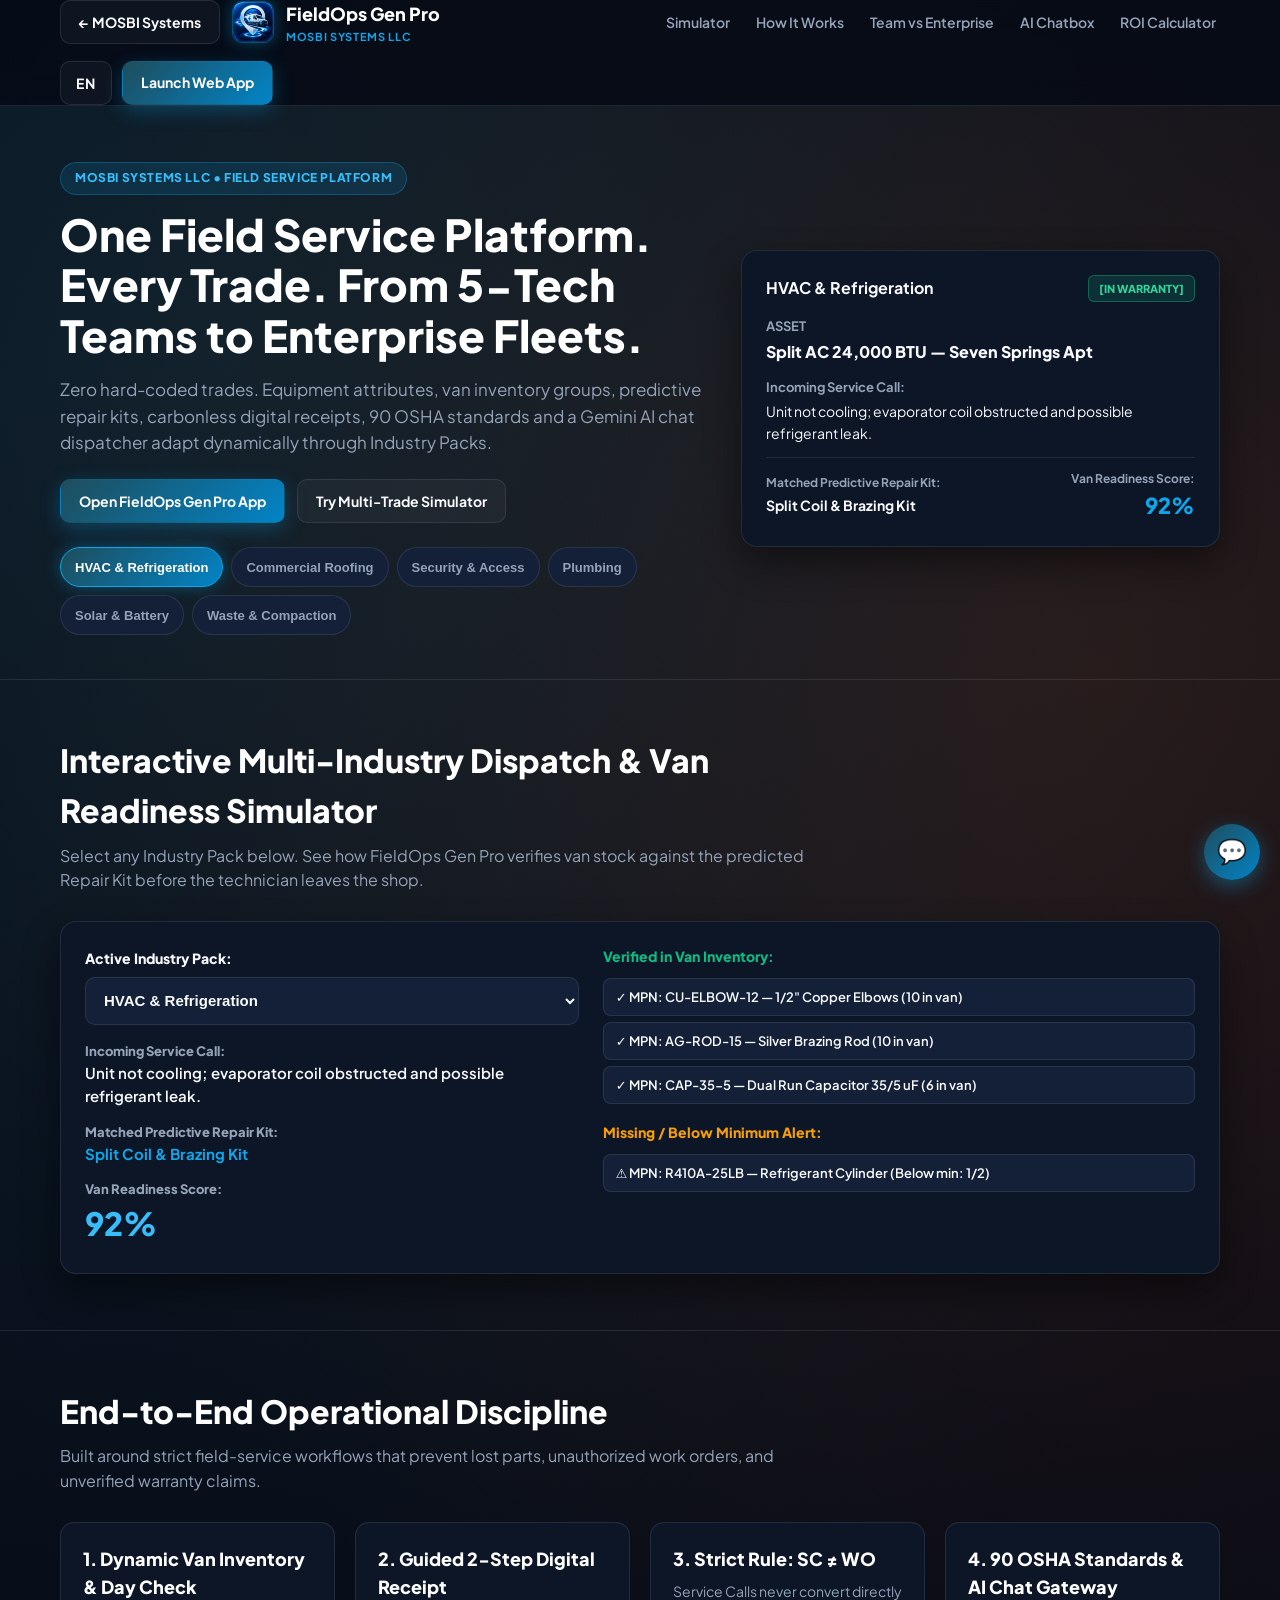
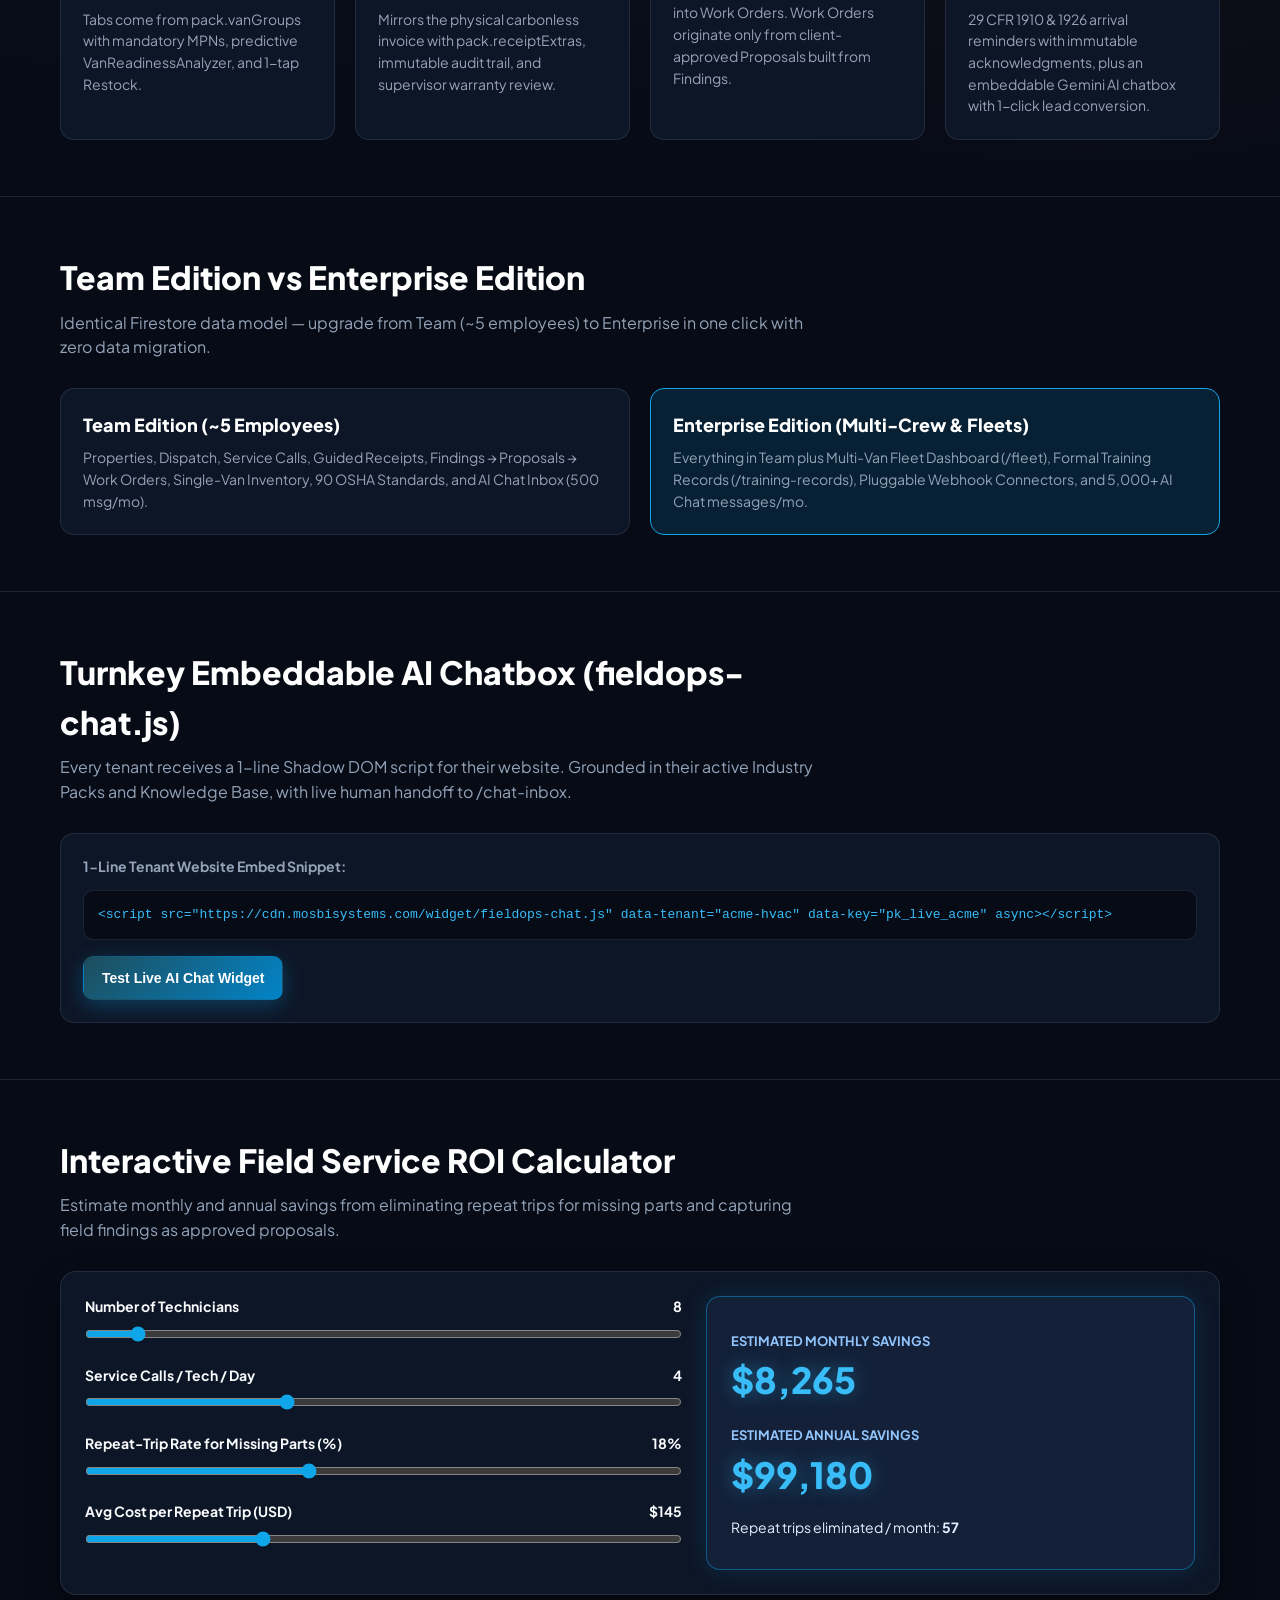
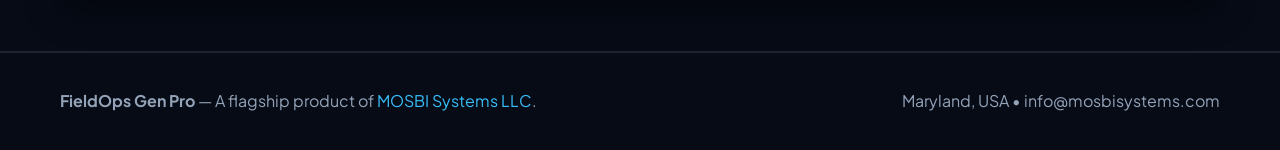
<file: fieldops-gen-pro/index.html>
<!DOCTYPE html>
<html lang="en">
<head>
  <meta charset="UTF-8" />
  <meta name="viewport" content="width=device-width, initial-scale=1.0" />
  <title>FieldOps Gen Pro — Multi-Industry Field Service Management | MOSBI Systems</title>
  <meta name="description" content="One Field Service Platform. Every Trade. Dynamic Industry Packs, Van Readiness Analyzer, Guided 2-Step Digital Receipts, 90 OSHA Standards, and Turnkey Gemini AI Chatbox." />
  <meta property="og:title" content="FieldOps Gen Pro | MOSBI Systems" />
  <meta property="og:description" content="Dynamic multi-trade field service platform from 5-tech teams to enterprise fleets." />
  <meta property="og:type" content="website" />
  <link rel="preconnect" href="https://fonts.googleapis.com" />
  <link rel="preconnect" href="https://fonts.gstatic.com" crossorigin />
  <link href="https://fonts.googleapis.com/css2?family=Plus+Jakarta+Sans:wght@400;600;700;800&display=swap" rel="stylesheet" />
  <link rel="icon" type="image/png" href="./assets/app_icon.png" />
  <link rel="stylesheet" href="./styles.css" />
</head>
<body>
  <!-- Sticky Topbar -->
  <header class="topbar" role="banner">
    <div class="container topbar-inner">
      <div class="brand-group">
        <a href="../index.html" class="btn btn-outline" data-i18n="nav.mosbi" aria-label="Back to MOSBI Systems">← MOSBI Systems</a>
        <img src="./assets/app_icon.png" alt="FieldOps Gen Pro™ Icon" class="brand-icon" />
        <div>
          <span class="brand-title">FieldOps Gen Pro</span>
          <span class="brand-subtitle">MOSBI Systems LLC</span>
        </div>
      </div>

      <nav aria-label="Product sections">
        <ul class="nav-links">
          <li><a href="#simulator" data-i18n="nav.simulator">Simulator</a></li>
          <li><a href="#pillars" data-i18n="nav.pillars">How It Works</a></li>
          <li><a href="#editions" data-i18n="nav.editions">Team vs Enterprise</a></li>
          <li><a href="#chatbox" data-i18n="nav.chat">AI Chatbox</a></li>
          <li><a href="#roi" data-i18n="nav.roi">ROI Calculator</a></li>
        </ul>
      </nav>

      <div class="nav-actions">
        <button type="button" id="langSwitchBtn" class="btn btn-outline" title="Cambiar idioma (ES / EN)" aria-label="Cambiar idioma">ES</button>
        <a href="https://mosbi-fieldops-app.web.app" class="btn btn-primary" target="_blank" rel="noopener" data-i18n="nav.launch">Launch Web App</a>
      </div>
    </div>
  </header>

  <main>
    <!-- Hero -->
    <section class="hero" aria-labelledby="heroHeading">
      <div class="container hero-grid">
        <div>
          <span class="eyebrow" data-i18n="hero.eyebrow">MOSBI SYSTEMS LLC • FIELD SERVICE PLATFORM</span>
          <h1 id="heroHeading" data-i18n="hero.title">One Field Service Platform. Every Trade. From 5-Tech Teams to Enterprise Fleets.</h1>
          <p class="lead" data-i18n="hero.lead">
            Zero hard-coded trades. Equipment attributes, van inventory groups, predictive repair kits, carbonless digital receipts, 90 OSHA standards and a Gemini AI chat dispatcher adapt dynamically through Industry Packs.
          </p>
          <div class="hero-ctas">
            <a href="https://mosbi-fieldops-app.web.app" class="btn btn-primary" target="_blank" rel="noopener" data-i18n="hero.cta_app">Open FieldOps Gen Pro App</a>
            <a href="#simulator" class="btn btn-outline" data-i18n="hero.cta_sim">Try Multi-Trade Simulator</a>
          </div>
          <div class="trade-pills" role="group" aria-label="Select active Industry Pack">
            <button type="button" class="trade-pill active" data-pack="hvac">HVAC &amp; Refrigeration</button>
            <button type="button" class="trade-pill" data-pack="roofing">Commercial Roofing</button>
            <button type="button" class="trade-pill" data-pack="security">Security &amp; Access</button>
            <button type="button" class="trade-pill" data-pack="plumbing">Plumbing</button>
            <button type="button" class="trade-pill" data-pack="solar">Solar &amp; Battery</button>
            <button type="button" class="trade-pill" data-pack="compactors">Waste &amp; Compaction</button>
          </div>
        </div>

        <aside class="hero-card" aria-label="Live Industry Pack Preview">
          <div class="hero-card-header">
            <strong id="heroPackName">HVAC &amp; Refrigeration</strong>
            <span id="heroWarrantyBadge" class="badge-warranty-ok">[IN WARRANTY]</span>
          </div>
          <p style="font-size:13px;font-weight:700;color:var(--navy-muted);margin-bottom:4px;">ASSET</p>
          <p id="heroAssetTitle" style="font-size:16px;font-weight:800;margin-bottom:12px;">Split AC 24,000 BTU — Seven Springs Apt</p>
          <p style="font-size:13px;font-weight:700;color:var(--navy-muted);margin-bottom:4px;" data-i18n="sim.call_label">Incoming Service Call:</p>
          <p id="heroCallDesc" style="font-size:14px;margin-bottom:12px;">Unit not cooling; evaporator coil obstructed and possible refrigerant leak.</p>
          <div style="display:flex;justify-content:space-between;align-items:center;padding-top:12px;border-top:1px solid var(--steel);">
            <div>
              <span style="font-size:12px;font-weight:700;color:var(--navy-muted);display:block;" data-i18n="sim.kit_label">Matched Predictive Repair Kit:</span>
              <strong id="heroKitName" style="font-size:14px;">Split Coil &amp; Brazing Kit</strong>
            </div>
            <div style="text-align:right;">
              <span style="font-size:12px;font-weight:700;color:var(--navy-muted);display:block;" data-i18n="sim.readiness_label">Van Readiness Score:</span>
              <span id="heroReadiness" style="font-size:22px;font-weight:800;color:var(--brand);">92%</span>
            </div>
          </div>
        </aside>
      </div>
    </section>

    <!-- Multi-Industry Dispatch & Van Readiness Simulator -->
    <section class="section" id="simulator" aria-labelledby="simHeading">
      <div class="container">
        <div class="section-header">
          <h2 id="simHeading" data-i18n="sim.title">Interactive Multi-Industry Dispatch &amp; Van Readiness Simulator</h2>
          <p data-i18n="sim.sub">Select any Industry Pack below. See how FieldOps Gen Pro verifies van stock against the predicted Repair Kit before the technician leaves the shop.</p>
        </div>

        <div class="sim-box">
          <div>
            <label for="packSelect" style="font-weight:800;font-size:14px;" data-i18n="sim.select_label">Active Industry Pack:</label>
            <select id="packSelect" class="sim-select">
              <option value="hvac">HVAC &amp; Refrigeration</option>
              <option value="roofing">Commercial Roofing</option>
              <option value="security">Security &amp; Access Control</option>
              <option value="plumbing">Commercial Plumbing</option>
              <option value="solar">Solar &amp; Energy Storage</option>
              <option value="compactors">Waste &amp; Compaction</option>
            </select>

            <p style="font-weight:800;font-size:13px;color:var(--navy-muted);" data-i18n="sim.call_label">Incoming Service Call:</p>
            <p id="simCallText" style="font-size:15px;font-weight:600;margin-bottom:14px;">Unit not cooling; evaporator coil obstructed and possible refrigerant leak.</p>

            <p style="font-weight:800;font-size:13px;color:var(--navy-muted);" data-i18n="sim.kit_label">Matched Predictive Repair Kit:</p>
            <p id="simKitText" style="font-size:15px;font-weight:700;color:var(--brand);margin-bottom:14px;">Split Coil &amp; Brazing Kit</p>

            <p style="font-weight:800;font-size:13px;color:var(--navy-muted);" data-i18n="sim.readiness_label">Van Readiness Score:</p>
            <div id="simReadinessVal" class="readiness-meter">92%</div>
          </div>

          <div>
            <p style="font-weight:800;font-size:14px;color:var(--success);" data-i18n="sim.have_label">Verified in Van Inventory:</p>
            <ul id="simHaveList" class="mpn-list" style="margin-bottom:18px;"></ul>

            <p style="font-weight:800;font-size:14px;color:var(--warning);" data-i18n="sim.missing_label">Missing / Below Minimum Alert:</p>
            <ul id="simMissingList" class="mpn-list"></ul>
          </div>
        </div>
      </div>
    </section>

    <!-- Operational Pillars -->
    <section class="section" id="pillars" aria-labelledby="pillarsHeading">
      <div class="container">
        <div class="section-header">
          <h2 id="pillarsHeading" data-i18n="pillars.title">End-to-End Operational Discipline</h2>
          <p data-i18n="pillars.sub">Built around strict field-service workflows that prevent lost parts, unauthorized work orders, and unverified warranty claims.</p>
        </div>

        <div class="card-grid">
          <article class="card">
            <h3 data-i18n="pillars.p1_t">1. Dynamic Van Inventory &amp; Day Check</h3>
            <p data-i18n="pillars.p1_d">Tabs come from pack.vanGroups with mandatory MPNs, predictive VanReadinessAnalyzer, and 1-tap Restock.</p>
          </article>
          <article class="card">
            <h3 data-i18n="pillars.p2_t">2. Guided 2-Step Digital Receipt</h3>
            <p data-i18n="pillars.p2_d">Mirrors the physical carbonless invoice with pack.receiptExtras, immutable audit trail, and supervisor warranty review.</p>
          </article>
          <article class="card">
            <h3 data-i18n="pillars.p3_t">3. Strict Rule: SC ≠ WO</h3>
            <p data-i18n="pillars.p3_d">Service Calls never convert directly into Work Orders. Work Orders originate only from client-approved Proposals built from Findings.</p>
          </article>
          <article class="card">
            <h3 data-i18n="pillars.p4_t">4. 90 OSHA Standards &amp; AI Chat Gateway</h3>
            <p data-i18n="pillars.p4_d">29 CFR 1910 &amp; 1926 arrival reminders with immutable acknowledgments, plus an embeddable Gemini AI chatbox with 1-click lead conversion.</p>
          </article>
        </div>
      </div>
    </section>

    <!-- Team vs Enterprise Editions -->
    <section class="section" id="editions" aria-labelledby="editionsHeading">
      <div class="container">
        <div class="section-header">
          <h2 id="editionsHeading" data-i18n="ed.title">Team Edition vs Enterprise Edition</h2>
          <p data-i18n="ed.sub">Identical Firestore data model — upgrade from Team (~5 employees) to Enterprise in one click with zero data migration.</p>
        </div>

        <div class="card-grid">
          <article class="card">
            <h3 data-i18n="ed.team_t">Team Edition (~5 Employees)</h3>
            <p data-i18n="ed.team_d">Properties, Dispatch, Service Calls, Guided Receipts, Findings → Proposals → Work Orders, Single-Van Inventory, 90 OSHA Standards, and AI Chat Inbox (500 msg/mo).</p>
          </article>
          <article class="card" style="border-color:var(--brand);background:var(--brand-soft);">
            <h3 data-i18n="ed.ent_t">Enterprise Edition (Multi-Crew &amp; Fleets)</h3>
            <p data-i18n="ed.ent_d">Everything in Team plus Multi-Van Fleet Dashboard (/fleet), Formal Training Records (/training-records), Pluggable Webhook Connectors, and 5,000+ AI Chat messages/mo.</p>
          </article>
        </div>
      </div>
    </section>

    <!-- Turnkey AI Chatbox Demo -->
    <section class="section" id="chatbox" aria-labelledby="chatHeading">
      <div class="container">
        <div class="section-header">
          <h2 id="chatHeading" data-i18n="chat.title">Turnkey Embeddable AI Chatbox (fieldops-chat.js)</h2>
          <p data-i18n="chat.sub">Every tenant receives a 1-line Shadow DOM script for their website. Grounded in their active Industry Packs and Knowledge Base, with live human handoff to /chat-inbox.</p>
        </div>

        <div class="card">
          <p style="font-weight:700;">1-Line Tenant Website Embed Snippet:</p>
          <pre class="code-snippet"><code>&lt;script src="https://cdn.mosbisystems.com/widget/fieldops-chat.js" data-tenant="acme-hvac" data-key="pk_live_acme" async&gt;&lt;/script&gt;</code></pre>
          <div style="margin-top:16px;">
            <button type="button" id="openDemoChatBtn" class="btn btn-primary" data-i18n="chat.open_btn">Test Live AI Chat Widget</button>
          </div>
        </div>
      </div>
    </section>

    <!-- ROI Calculator -->
    <section class="section" id="roi" aria-labelledby="roiHeading">
      <div class="container">
        <div class="section-header">
          <h2 id="roiHeading" data-i18n="roi.title">Interactive Field Service ROI Calculator</h2>
          <p data-i18n="roi.sub">Estimate monthly and annual savings from eliminating repeat trips for missing parts and capturing field findings as approved proposals.</p>
        </div>

        <div class="roi-grid">
          <div>
            <div class="slider-row">
              <label for="roiTechs"><span data-i18n="roi.techs">Number of Technicians</span> <span id="roiTechsVal">8</span></label>
              <input type="range" id="roiTechs" min="2" max="80" value="8" />
            </div>
            <div class="slider-row">
              <label for="roiCalls"><span data-i18n="roi.calls">Service Calls / Tech / Day</span> <span id="roiCallsVal">4</span></label>
              <input type="range" id="roiCalls" min="1" max="10" value="4" />
            </div>
            <div class="slider-row">
              <label for="roiRepeat"><span data-i18n="roi.repeat">Repeat-Trip Rate for Missing Parts (%)</span> <span id="roiRepeatVal">18%</span></label>
              <input type="range" id="roiRepeat" min="5" max="40" value="18" />
            </div>
            <div class="slider-row">
              <label for="roiCost"><span data-i18n="roi.cost">Avg Cost per Repeat Trip (USD)</span> <span id="roiCostVal">$145</span></label>
              <input type="range" id="roiCost" min="60" max="350" step="5" value="145" />
            </div>
          </div>

          <div class="roi-output" aria-live="polite">
            <div>
              <span style="font-size:13px;font-weight:700;text-transform:uppercase;color:#93C5FD;" data-i18n="roi.monthly_label">Estimated Monthly Savings</span>
              <div id="roiMonthlyOut" class="roi-number">$8,120</div>
            </div>
            <div>
              <span style="font-size:13px;font-weight:700;text-transform:uppercase;color:#93C5FD;" data-i18n="roi.annual_label">Estimated Annual Savings</span>
              <div id="roiAnnualOut" class="roi-number">$97,440</div>
            </div>
            <p style="font-size:14px;color:#E0F2FE;">
              <span data-i18n="roi.trips_saved">Repeat trips eliminated / month:</span>
              <strong id="roiTripsSaved">56</strong>
            </p>
          </div>
        </div>
      </div>
    </section>
  </main>

  <footer class="footer" role="contentinfo">
    <div class="container" style="display:flex;justify-content:space-between;flex-wrap:wrap;gap:16px;">
      <div>
        <strong>FieldOps Gen Pro</strong> — A flagship product of <a href="https://mosbisystems.com">MOSBI Systems LLC</a>.
      </div>
      <div>
        <span>Maryland, USA • info@mosbisystems.com</span>
      </div>
    </div>
  </footer>

  <script src="./app.js"></script>
  <script
    src="./fieldops-chat.js"
    data-tenant="demo-fieldops"
    data-key="pk_demo_landing"
    data-demo="true"
    data-title="FieldOps Gen Pro AI Demo"
    async
  ></script>
</body>
</html>
</file>
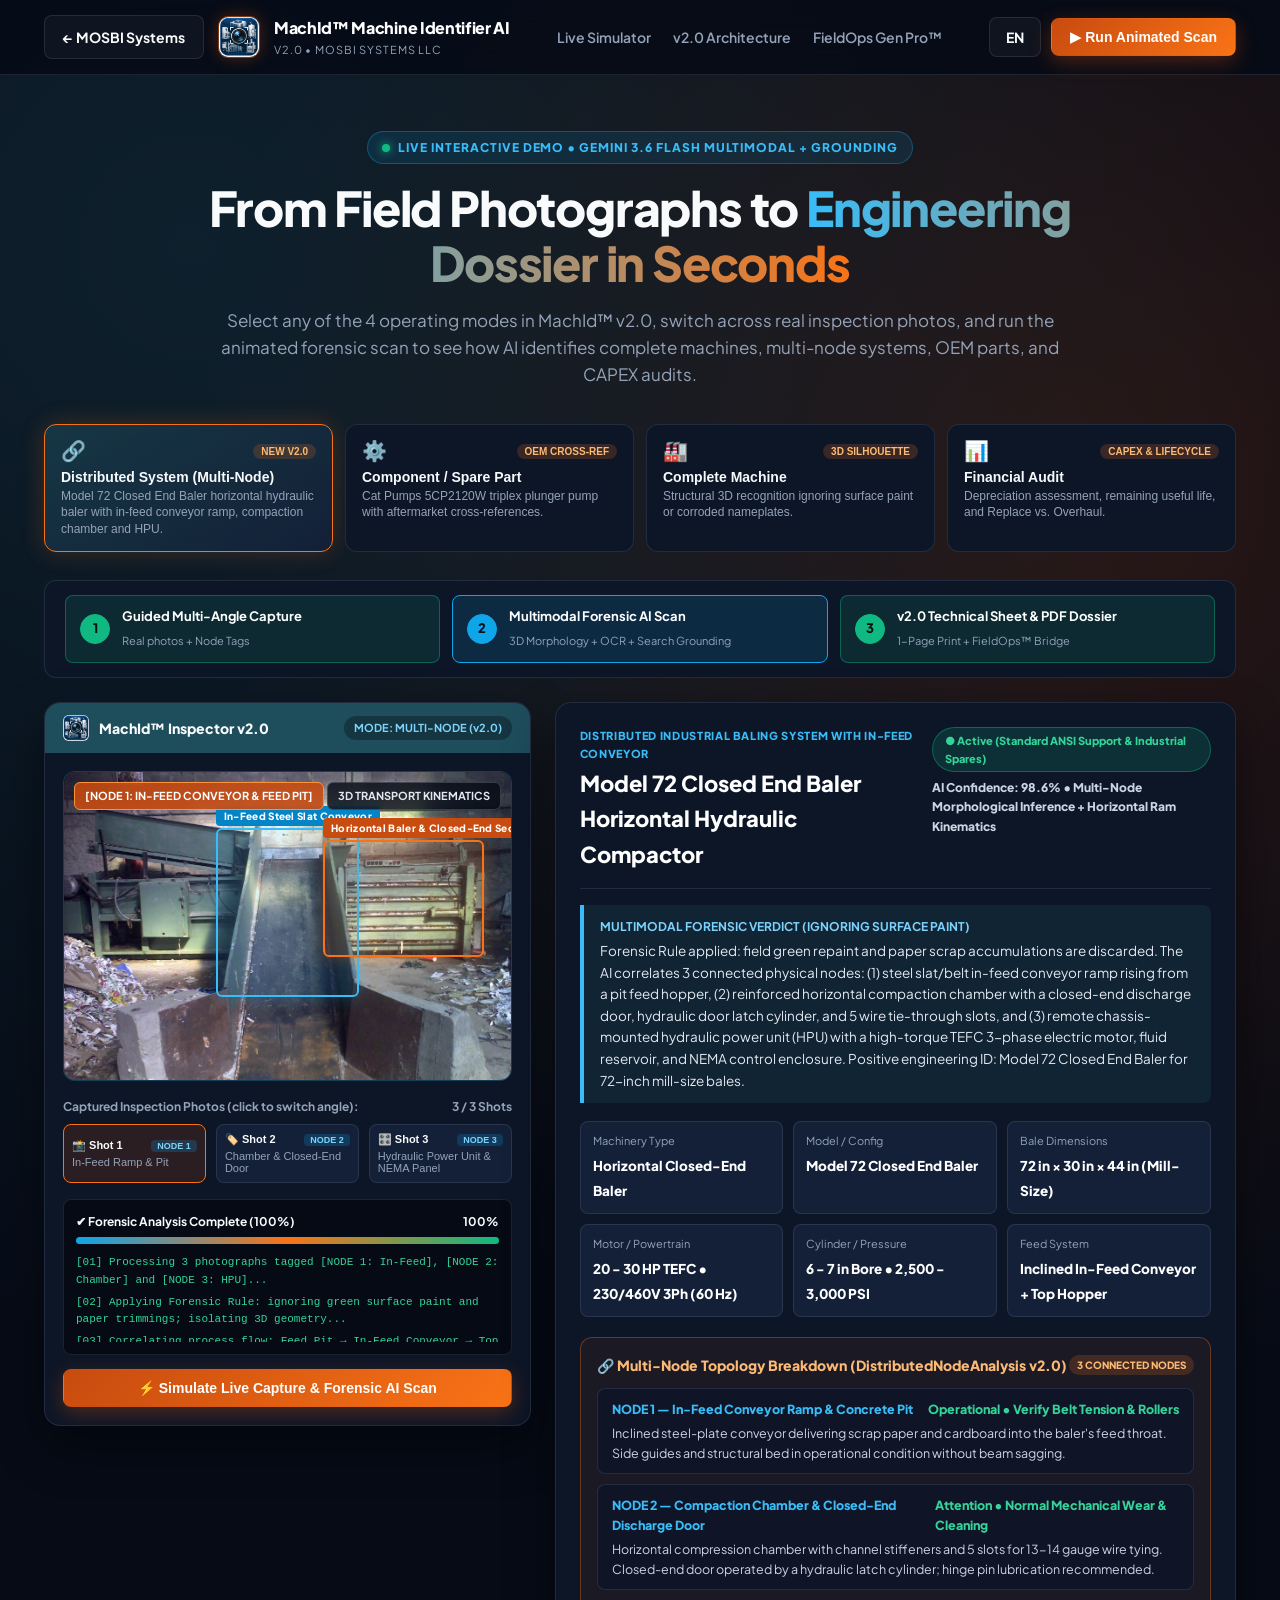
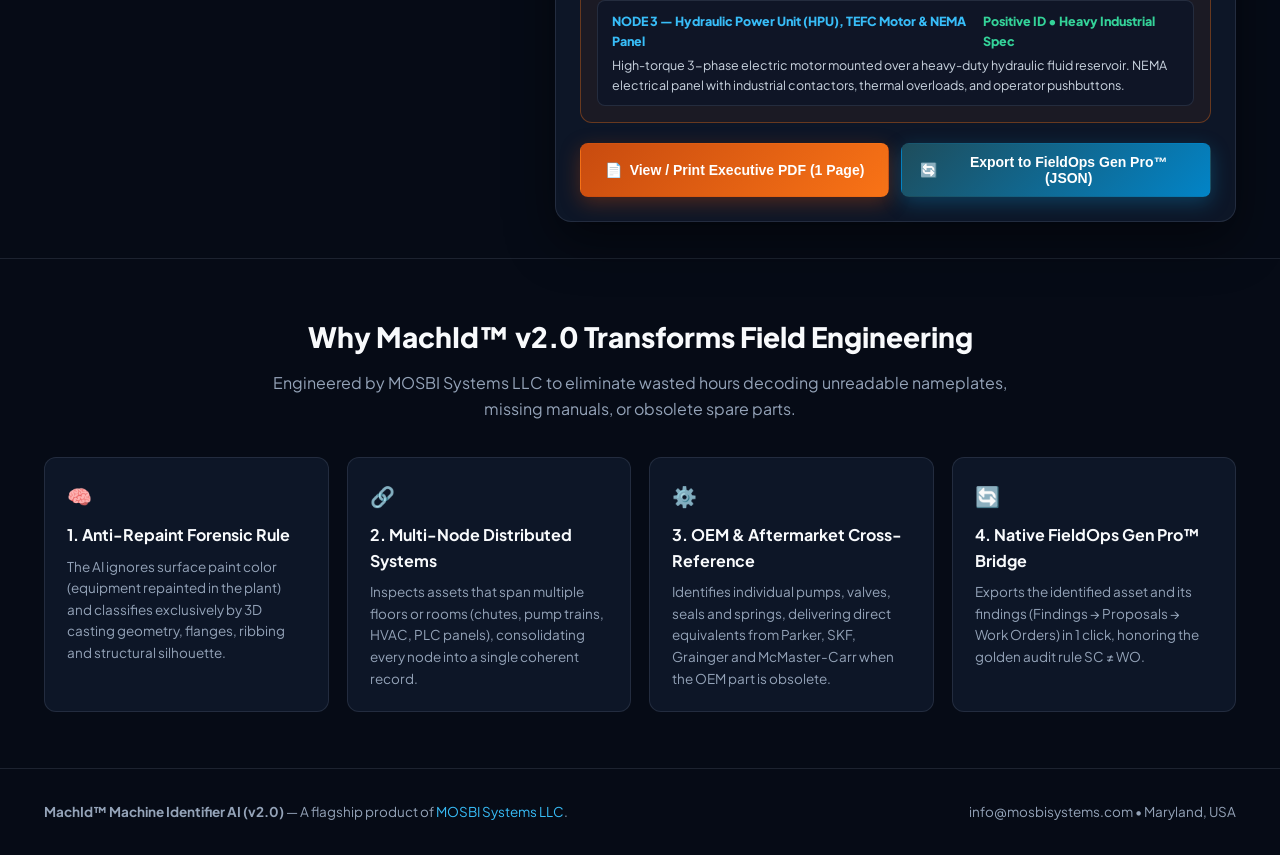
<file: machid/index.html>
<!DOCTYPE html>
<html lang="es">
<head>
  <meta charset="UTF-8" />
  <meta name="viewport" content="width=device-width, initial-scale=1.0" />
  <title>MachId™ Machine Identifier AI (v2.0) — Interactive Demo | MOSBI Systems</title>
  <meta name="description" content="Simulador interactivo de MachId™ Machine Identifier AI v2.0: Identificación forense multimodal, sistemas distribuidos Multi-Nodo, Cross-Reference OEM, Auditoría Financiera CAPEX y puente nativo con FieldOps Gen Pro™." />
  <link rel="icon" href="./assets/app_icon.png" type="image/png" />
  <link rel="preconnect" href="https://fonts.googleapis.com" />
  <link rel="preconnect" href="https://fonts.gstatic.com" crossorigin />
  <link href="https://fonts.googleapis.com/css2?family=Plus+Jakarta+Sans:wght@400;600;700;800&display=swap" rel="stylesheet" />
  <link rel="stylesheet" href="./styles.css" />
</head>
<body>
  <!-- Sticky Topbar -->
  <header class="topbar" role="banner">
    <div class="container topbar-inner">
      <div class="brand-group">
        <a href="../index.html" class="btn btn-outline" id="backMosbiBtn">← MOSBI Systems</a>
        <img src="./assets/app_icon.png" alt="MachId™ Icon" class="brand-icon" />
        <div>
          <span class="brand-title">MachId™ Machine Identifier AI</span>
          <span class="brand-subtitle">v2.0 • MOSBI Systems LLC</span>
        </div>
      </div>

      <nav aria-label="MachId™ v2.0">
        <ul class="nav-links">
          <li><a href="#simulator" data-i18n="nav.sim">Simulador en Vivo</a></li>
          <li><a href="#pillars" data-i18n="nav.pillars">Arquitectura v2.0</a></li>
          <li><a href="../fieldops-gen-pro/index.html" data-i18n="nav.fieldops">FieldOps Gen Pro™</a></li>
        </ul>
      </nav>

      <div class="nav-actions">
        <button type="button" id="langBtn" class="btn btn-outline" title="Cambiar idioma (ES / EN / FR)" aria-label="Cambiar idioma">ES</button>
        <button type="button" id="topRunScanBtn" class="btn btn-primary" data-i18n="nav.run_demo">▶ Probar Escaneo Animado</button>
      </div>
    </div>
  </header>

  <main>
    <!-- Hero & Interactive Simulator -->
    <section class="hero" id="simulator">
      <div class="container">
        <div class="hero-header">
          <div class="eyebrow">
            <span class="pulse-dot"></span>
            <span data-i18n="hero.eyebrow">DEMO INTERACTIVA EN VIVO • GEMINI 3.6 FLASH MULTIMODAL + GROUNDING</span>
          </div>
          <h1>
            <span data-i18n="hero.title_1">De la Fotografía en Campo al</span>
            <span class="text-gradient" data-i18n="hero.title_2">Dossier de Ingeniería en Segundos</span>
          </h1>
          <p class="lead" data-i18n="hero.lead">
            Selecciona cualquiera de los 4 modos operativos de MachId™ v2.0, cambia entre las fotografías reales de inspección y ejecuta el escaneo forense animado para ver cómo la IA identifica equipos completos, sistemas multi-nodo, repuestos OEM y auditorías CAPEX.
          </p>
        </div>

        <!-- 4 Operating Modes Selector (v2.0) -->
        <div class="mode-selector-bar" role="tablist" aria-label="MachId v2.0" data-i18n-aria="mode.aria">
          <button type="button" class="mode-card-btn active" data-mode="distributedSystem">
            <div class="mode-card-top">
              <span class="mode-icon">🔗</span>
              <span class="mode-tag" data-i18n="mode.tag_new">NUEVO v2.0</span>
            </div>
            <div class="mode-title" data-i18n="mode.m1_title">Sistema Distribuido (Multi-Nodo)</div>
            <div class="mode-desc" data-i18n="mode.m1_desc">Compactadora / Enfardadora Horizontal Model 72 Closed End Baler con rampa in-feed, cámara y unidad hidráulica.</div>
          </button>

          <button type="button" class="mode-card-btn" data-mode="componentOrPart">
            <div class="mode-card-top">
              <span class="mode-icon">⚙️</span>
              <span class="mode-tag" data-i18n="mode.tag_oem">CROSS-REF OEM</span>
            </div>
            <div class="mode-title" data-i18n="mode.m2_title">Componente / Repuesto</div>
            <div class="mode-desc" data-i18n="mode.m2_desc">Bomba Cat Pumps 5CP2120W con tabla de equivalencias Aftermarket.</div>
          </button>

          <button type="button" class="mode-card-btn" data-mode="completeMachine">
            <div class="mode-card-top">
              <span class="mode-icon">🏭</span>
              <span class="mode-tag" data-i18n="mode.tag_3d">SILUETA 3D</span>
            </div>
            <div class="mode-title" data-i18n="mode.m3_title">Máquina Completa</div>
            <div class="mode-desc" data-i18n="mode.m3_desc">Reconocimiento estructural ignorando pintura superficial o placas dañadas.</div>
          </button>

          <button type="button" class="mode-card-btn" data-mode="financialAudit">
            <div class="mode-card-top">
              <span class="mode-icon">📊</span>
              <span class="mode-tag" data-i18n="mode.tag_capex">CAPEX & VIDA ÚTIL</span>
            </div>
            <div class="mode-title" data-i18n="mode.m4_title">Auditoría Financiera</div>
            <div class="mode-desc" data-i18n="mode.m4_desc">Dictamen de depreciación, vida útil remanente y Reemplazo vs. Overhaul.</div>
          </button>
        </div>

        <!-- 3-Step Animated Workflow Bar -->
        <div class="workflow-stepper" aria-label="3-step workflow" data-i18n-aria="step.aria">
          <div class="step-pill completed" id="stepPill1" data-step="1">
            <div class="step-num">1</div>
            <div class="step-info">
              <strong data-i18n="step.s1_title">Captura Guiada Multi-Ángulo</strong>
              <span data-i18n="step.s1_sub">Fotos reales + Etiquetas de Nodo</span>
            </div>
          </div>

          <div class="step-pill active" id="stepPill2" data-step="2">
            <div class="step-num">2</div>
            <div class="step-info">
              <strong data-i18n="step.s2_title">Escaneo Forense IA Multimodal</strong>
              <span data-i18n="step.s2_sub">Morfología 3D + OCR + Search Grounding</span>
            </div>
          </div>

          <div class="step-pill completed" id="stepPill3" data-step="3">
            <div class="step-num">3</div>
            <div class="step-info">
              <strong data-i18n="step.s3_title">Ficha Técnica v2.0 y Dossier PDF</strong>
              <span data-i18n="step.s3_sub">Impresión 1 página + Puente FieldOps™</span>
            </div>
          </div>
        </div>

        <!-- Main Simulator Workspace -->
        <div class="sim-workspace">
          <!-- Left Column: Mobile Capture & Optical Scanner -->
          <div class="phone-console">
            <div class="phone-Statusbar">
              <div class="phone-app-brand">
                <img src="./assets/app_icon.png" alt="MachId" />
                <span data-i18n="phone.brand">MachId™ Inspector v2.0</span>
              </div>
              <span class="phone-mode-chip" id="phoneModeBadge">MODO: MULTI-NODO</span>
            </div>

            <div class="phone-body">
              <!-- Optical Viewport -->
              <div class="optical-viewport" id="opticalViewport">
                <div class="camera-flash" id="cameraFlash"></div>
                <div class="laser-beam" id="laserBeam"></div>

                <div class="hud-top-bar">
                  <span class="hud-badge node-badge" id="hudNodeTag">[NODO 1: RAMPA IN-FEED Y FOSA]</span>
                  <span class="hud-badge" id="hudMethodTag">GEMINI 3.6 FLASH</span>
                </div>

                <img src="./assets/horizontal_baler_1.jpg" alt="Inspección Industrial" class="viewport-img" id="viewportImg" />

                <!-- Dynamic Forensic Bounding Boxes -->
                <div class="bbox" id="bbox1" style="top: 18%; left: 34%; width: 32%; height: 55%;">
                  <span class="bbox-label" id="bbox1Label">Transportador Metálico In-Feed</span>
                </div>
                <div class="bbox amber" id="bbox2" style="top: 22%; left: 58%; width: 36%; height: 38%;">
                  <span class="bbox-label" id="bbox2Label">Prensa Horizontal y Sección Closed-End</span>
                </div>
              </div>

              <!-- 3 Interactive Photo / Node Slots -->
              <div class="slots-title">
                <span data-i18n="sim.slots_label">Tomas Fotográficas Capturadas (Haz clic para cambiar ángulo):</span>
                <span id="slotCounterText" data-i18n="sim.counter">3 / 3 Tomas</span>
              </div>
              <div class="photo-slots-row" id="photoSlotsContainer">
                <button type="button" class="slot-card active" data-slot="0">
                  <div class="slot-card-top">
                    <span data-i18n="sim.shot1">📸 Toma 1</span>
                    <span class="slot-node-tag" id="slotTag0">NODO 1</span>
                  </div>
                  <span class="slot-role-name" id="slotRole0">Rampa In-Feed y Fosa</span>
                </button>

                <button type="button" class="slot-card" data-slot="1">
                  <div class="slot-card-top">
                    <span data-i18n="sim.shot2">🏷️ Toma 2</span>
                    <span class="slot-node-tag" id="slotTag1">NODO 2</span>
                  </div>
                  <span class="slot-role-name" id="slotRole1">Cámara y Puerta Closed-End</span>
                </button>

                <button type="button" class="slot-card" data-slot="2">
                  <div class="slot-card-top">
                    <span data-i18n="sim.shot3">🎛️ Toma 3</span>
                    <span class="slot-node-tag" id="slotTag2">NODO 3</span>
                  </div>
                  <span class="slot-role-name" id="slotRole2">Unidad Hidráulica y Gabinete NEMA</span>
                </button>
              </div>

              <!-- Live AI Telemetry Box -->
              <div class="scan-telemetry-box">
                <div class="progress-header">
                  <span id="scanStatusText">✔ Análisis Forense Completado (100%)</span>
                  <span id="scanPercentText">100%</span>
                </div>
                <div class="progress-track">
                  <div class="progress-fill" id="scanProgressBar"></div>
                </div>
                <div class="telemetry-log" id="telemetryLog">
                  <div class="log-item done">[OK] Regla Forense: ignorando pintura verde superficial y recortes de papel; analizando cinemática 3D.</div>
                  <div class="log-item done">[OK] Correlacionando 3 nodos físicos de alimentación, prensado y potencia hidráulica.</div>
                  <div class="log-item done">[OK] Dossier técnico v2.0 y adaptador FieldOps Gen Pro™ listos para Model 72 Closed End Baler.</div>
                </div>
              </div>

              <button type="button" class="btn btn-primary" style="width:100%;" id="runScanBtn">
                <span data-i18n="sim.btn_rescan">⚡ Simular Captura y Escaneo Forense IA en Vivo</span>
              </button>
            </div>
          </div>

          <!-- Right Column: Structured Engineering Datasheet v2.0 -->
          <div class="datasheet-panel" id="datasheetPanel">
            <div class="ds-top-header">
              <div>
                <span class="ds-category-badge" id="dsCategory">SISTEMA DISTRIBUIDO DE COMPACTACIÓN INDUSTRIAL CON TRANSPORTADOR IN-FEED</span>
                <h2 class="ds-title" id="dsTitle">Compactadora / Enfardadora Horizontal Model 72 Closed End Baler</h2>
              </div>
              <div class="ds-Badges-col">
                <span class="market-badge market-active" id="dsMarketBadge">● Activa (Soporte Estándar ANSI / Repuestos Industriales)</span>
                <span class="confidence-pill" id="dsConfidence">Confianza IA: 98.6% • Inferencia Morfológica Multi-Nodo + Cinemática de Prensa Horizontal</span>
              </div>
            </div>

            <!-- Forensic Dictamen -->
            <div class="forensic-dictamen">
              <strong data-i18n="ds.forensic_heading">Dictamen Forense Multimodal (Ignorando Pintura Superficial)</strong>
              <p id="dsForensicText">
                Identificación positiva mediante correlación de 3 nodos físicos conectados: (1) Rampa transportadora metálica de alimentación continua tipo in-feed desde fosa de carga, (2) Cámara de compresión horizontal reforzada con puerta de extremo cerrado (Closed-End Door), traba con cilindro hidráulico y 5 ranuras pasahilos de amarre para fardos mill-size de 72", y (3) Unidad de potencia hidráulica remota con motor eléctrico TEFC trifásico de alto par, depósito de fluido y gabinete eléctrico NEMA con botonera de mando.
              </p>
            </div>

            <!-- 6 Nominal Technical Specifications -->
            <div class="specs-grid" id="dsSpecsGrid">
              <!-- Populated dynamically by app.js -->
            </div>

            <!-- Dynamic v2.0 Specialized Module (Multi-Node / OEM Cross-Ref / CAPEX Audit) -->
            <div class="v2-specialized-box" id="v2ModuleBox">
              <div class="v2-box-header">
                <div class="v2-box-title" id="v2ModuleTitle">🔗 Topología de Nodos del Sistema Distribuido (v2.0)</div>
                <span class="mode-tag" id="v2ModuleBadge">3 NODOS VINCULADOS</span>
              </div>
              <div class="v2-node-list" id="v2ModuleContent">
                <!-- Populated dynamically by app.js -->
              </div>
            </div>

            <!-- Primary Output Actions -->
            <div class="ds-actions-row">
              <button type="button" class="btn btn-primary" id="openPdfBtn">
                <span>📄</span>
                <span data-i18n="ds.btn_pdf">Ver / Imprimir Dossier PDF (1 Página)</span>
              </button>
              <button type="button" class="btn btn-teal" id="openFieldOpsBtn">
                <span>🔄</span>
                <span data-i18n="ds.btn_fieldops">Exportar a FieldOps Gen Pro™ (JSON)</span>
              </button>
            </div>
          </div>
        </div>
      </div>
    </section>

    <!-- v2.0 Architecture Pillars -->
    <section class="section" id="pillars">
      <div class="container">
        <div class="section-header">
          <h2 data-i18n="pil.title">¿Por qué MachId™ v2.0 transforma la Ingeniería de Campo?</h2>
          <p data-i18n="pil.sub">Diseñado por MOSBI Systems LLC para eliminar la pérdida de tiempo buscando placas ilegibles, manuales extraviados o repuestos descontinuados.</p>
        </div>

        <div class="pillars-grid">
          <article class="pillar-card">
            <div class="mode-icon">🧠</div>
            <h3 data-i18n="pil.p1_t">1. Regla Forense Anti-Repintado</h3>
            <p data-i18n="pil.p1_d">La IA ignora el color de pintura superficial (equipos repintados en planta) y clasifica exclusivamente por geometría 3D de fundición, bridas, nervaduras y silueta estructural.</p>
          </article>

          <article class="pillar-card">
            <div class="mode-icon">🔗</div>
            <h3 data-i18n="pil.p2_t">2. Sistemas Distribuidos Multi-Nodo</h3>
            <p data-i18n="pil.p2_d">Inspecciona activos que atraviesan múltiples pisos o salas (chutes, trenes de bombeo, HVAC, tableros PLC) consolidando cada nodo en un único expediente coherente.</p>
          </article>

          <article class="pillar-card">
            <div class="mode-icon">⚙️</div>
            <h3 data-i18n="pil.p3_t">3. Cross-Reference OEM & Aftermarket</h3>
            <p data-i18n="pil.p3_d">Identifica bombas, válvulas, sellos y resortes individuales entregando equivalencias directas en Parker, SKF, Grainger y McMaster-Carr cuando el OEM está obsoleto.</p>
          </article>

          <article class="pillar-card">
            <div class="mode-icon">🔄</div>
            <h3 data-i18n="pil.p4_t">4. Puente Nativo FieldOps Gen Pro™</h3>
            <p data-i18n="pil.p4_d">Exporta en 1 clic el activo identificado y sus hallazgos (`Findings → Proposals → Work Orders`) respetando la regla de oro de auditoría `SC ≠ WO`.</p>
          </article>
        </div>
      </div>
    </section>
  </main>

  <!-- Printable 1-Page Executive PDF Modal -->
  <div class="modal-backdrop" id="pdfModalBackdrop" role="dialog" aria-modal="true">
    <div class="modal-window">
      <div class="modal-topbar">
        <strong data-i18n="pdfm.title">MachId™ v2.0 — Vista Previa del Dossier Ejecutivo en PDF (1 Página US Letter)</strong>
        <div style="display:flex;gap:10px;">
          <button type="button" class="btn btn-primary" id="printPdfNowBtn" data-i18n="pdfm.print">🖨️ Imprimir / Guardar PDF</button>
          <button type="button" class="btn btn-outline" id="closePdfModalBtn" style="color:#fff;" data-i18n="pdfm.close">✕ Cerrar</button>
        </div>
      </div>
      <div class="pdf-sheet" id="pdfSheetContent">
        <!-- Populated dynamically by app.js -->
      </div>
    </div>
  </div>

  <!-- FieldOps Gen Pro Adapter Modal -->
  <div class="modal-backdrop" id="fieldopsModalBackdrop" role="dialog" aria-modal="true">
    <div class="modal-window dark-modal">
      <div class="modal-topbar">
        <strong data-i18n="fom.title">FieldOpsMachineAdapter — Payload de Sincronización Directa (SC ≠ WO)</strong>
        <button type="button" class="btn btn-outline" id="closeFieldOpsModalBtn" style="color:#fff;" data-i18n="fom.close">✕ Cerrar</button>
      </div>
      <div style="padding:24px;">
        <p style="font-size:14px;color:#cbd5e1;margin-bottom:14px;" data-i18n-html="fom.intro">
          Este es el paquete JSON estructurado generado automáticamente por <code>FieldOpsMachineAdapter</code> en <strong>MachId™ v2.0</strong> para registrar el equipo y convertir anomalías visuales en <em>Findings</em> dentro de <strong>FieldOps Gen Pro™</strong>:
        </p>
        <pre class="code-pre" id="fieldopsJsonPre"></pre>
        <div style="margin-top:18px;display:flex;justify-content:flex-end;gap:12px;">
          <a href="../fieldops-gen-pro/index.html" class="btn btn-primary" data-i18n="fom.go">Ir al Simulador de FieldOps Gen Pro™ →</a>
        </div>
      </div>
    </div>
  </div>

  <!-- Footer -->
  <footer class="footer">
    <div class="container" style="display:flex;justify-content:space-between;flex-wrap:wrap;gap:14px;">
      <div data-i18n-html="foot.main"><strong>MachId™ Machine Identifier AI (v2.0)</strong> — Un producto insignia de <a href="../index.html">MOSBI Systems LLC</a>.</div>
      <div>
        <span data-i18n="foot.contact">info@mosbisystems.com • Maryland, USA</span>
      </div>
    </div>
  </footer>

  <script src="./data.js?v=2"></script>
  <script src="./app.js?v=2"></script>
</body>
</html>
</file>
<file: assets/css/styles.css>
/* ==========================================================================
   MOSBI SYSTEMS - IMPECCABLE DESIGN SYSTEM & STYLESHEET
   Intelligent Software for Industrial Operations
   ========================================================================== */

/* --------------------------------------------------------------------------
   1. Design Tokens & CSS Custom Properties
   -------------------------------------------------------------------------- */
:root {
  --bg-deep: #050814;
  --bg-surface: #0a0f24;
  --bg-surface-elevated: #0f1738;
  --bg-surface-glass: rgba(12, 19, 44, 0.75);
  --bg-card-border: rgba(0, 229, 255, 0.15);
  --bg-card-border-hover: rgba(0, 229, 255, 0.5);
  
  --color-cyan: #00e5ff;
  --color-cyan-glow: rgba(0, 229, 255, 0.35);
  --color-blue: #0066ff;
  --color-indigo: #4364f7;
  --color-purple: #8b5cf6;
  --color-emerald: #10b981;
  --color-emerald-glow: rgba(16, 185, 129, 0.3);
  --color-amber: #f59e0b;
  --color-rose: #f43f5e;
  
  --text-main: #f8fafc;
  --text-muted: #94a3b8;
  --text-faint: #64748b;
  --text-pure: #ffffff;
  
  --font-sans: 'Plus Jakarta Sans', -apple-system, BlinkMacSystemFont, 'Segoe UI', Roboto, sans-serif;
  --font-mono: 'JetBrains Mono', monospace;
  
  --container-width: 1240px;
  --header-height: 80px;
  --radius-xs: 6px;
  --radius-sm: 10px;
  --radius-md: 16px;
  --radius-lg: 24px;
  --radius-xl: 32px;
  
  --shadow-elevation-1: 0 4px 20px rgba(0, 0, 0, 0.4);
  --shadow-elevation-2: 0 12px 40px -10px rgba(0, 0, 0, 0.6);
  --shadow-cyan-glow: 0 0 35px -5px rgba(0, 229, 255, 0.3);
  --shadow-cyan-intense: 0 0 50px 0px rgba(0, 229, 255, 0.45);
  
  --ease-elastic: cubic-bezier(0.16, 1, 0.3, 1);
  --ease-smooth: cubic-bezier(0.4, 0, 0.2, 1);
}

/* --------------------------------------------------------------------------
   2. Reset & Global Base
   -------------------------------------------------------------------------- */
*, *::before, *::after {
  box-sizing: border-box;
  margin: 0;
  padding: 0;
}

html {
  scroll-behavior: smooth;
  font-size: 16px;
  background-color: var(--bg-deep);
  color: var(--text-main);
  font-family: var(--font-sans);
  -webkit-font-smoothing: antialiased;
  -moz-osx-font-smoothing: grayscale;
}

body {
  position: relative;
  overflow-x: hidden;
  line-height: 1.6;
  min-height: 100vh;
  background-color: var(--bg-deep);
}

a {
  color: inherit;
  text-decoration: none;
  transition: all 0.2s var(--ease-smooth);
}

ul {
  list-style: none;
}

img, svg {
  vertical-align: middle;
}

button, input, select, textarea {
  font-family: inherit;
  color: inherit;
}

:focus-visible {
  outline: 2px solid var(--color-cyan);
  outline-offset: 3px;
}

.container {
  width: 100%;
  max-width: var(--container-width);
  margin-left: auto;
  margin-right: auto;
  padding-left: 1.5rem;
  padding-right: 1.5rem;
}

/* --------------------------------------------------------------------------
   3. Backgrounds: Interactive Canvas & Ambient Lights
   -------------------------------------------------------------------------- */
.neural-canvas {
  position: fixed;
  inset: 0;
  width: 100%;
  height: 100%;
  z-index: 0;
  pointer-events: none;
  opacity: 0.55;
}

.ambient-lights {
  position: fixed;
  inset: 0;
  pointer-events: none;
  z-index: 0;
  overflow: hidden;
}

.light-orb {
  position: absolute;
  border-radius: 50%;
  filter: blur(140px);
  opacity: 0.18;
  will-change: transform;
}

.orb-primary {
  width: 650px;
  height: 650px;
  background: radial-gradient(circle, #0052d4, #00e5ff);
  top: -200px;
  left: 50%;
  transform: translateX(-50%);
}

.orb-secondary {
  width: 550px;
  height: 550px;
  background: radial-gradient(circle, #8b5cf6, #0066ff);
  top: 40%;
  right: -150px;
}

.orb-tertiary {
  width: 600px;
  height: 600px;
  background: radial-gradient(circle, #00e5ff, #0052d4);
  bottom: -150px;
  left: -150px;
}

.cyber-grid-overlay {
  position: absolute;
  inset: 0;
  background-image: 
    linear-gradient(to right, rgba(255, 255, 255, 0.02) 1px, transparent 1px),
    linear-gradient(to bottom, rgba(255, 255, 255, 0.02) 1px, transparent 1px);
  background-size: 52px 52px;
  mask-image: radial-gradient(ellipse 85% 60% at 50% 0%, #000 65%, transparent 100%);
  -webkit-mask-image: radial-gradient(ellipse 85% 60% at 50% 0%, #000 65%, transparent 100%);
}

/* --------------------------------------------------------------------------
   4. Typography & Visual Accents
   -------------------------------------------------------------------------- */
.gradient-shimmer {
  background: linear-gradient(135deg, #ffffff 0%, #cffafe 45%, #00e5ff 100%);
  -webkit-background-clip: text;
  -webkit-text-fill-color: transparent;
  display: inline-block;
}

.sub-badge {
  display: inline-block;
  font-family: var(--font-mono);
  font-size: 0.8rem;
  font-weight: 700;
  text-transform: uppercase;
  letter-spacing: 0.16em;
  color: var(--color-cyan);
  margin-bottom: 0.85rem;
  background: rgba(0, 229, 255, 0.08);
  border: 1px solid rgba(0, 229, 255, 0.25);
  padding: 0.3rem 0.85rem;
  border-radius: 999px;
}

.section-heading {
  font-size: clamp(2.1rem, 3.8vw, 3rem);
  font-weight: 800;
  letter-spacing: -0.03em;
  line-height: 1.18;
  margin-bottom: 1.15rem;
  color: var(--text-pure);
}

.section-lead {
  font-size: 1.15rem;
  color: var(--text-muted);
  line-height: 1.65;
  max-width: 720px;
  margin-left: auto;
  margin-right: auto;
}

.section-intro {
  margin-bottom: 4rem;
}

.text-center {
  text-align: center;
}

/* --------------------------------------------------------------------------
   5. Buttons & Interactive Controls
   -------------------------------------------------------------------------- */
.btn {
  display: inline-flex;
  align-items: center;
  justify-content: center;
  gap: 0.65rem;
  padding: 0.85rem 1.65rem;
  font-size: 0.95rem;
  font-weight: 600;
  border-radius: var(--radius-sm);
  cursor: pointer;
  transition: all 0.25s var(--ease-elastic);
  border: 1px solid transparent;
  text-align: center;
  position: relative;
  user-select: none;
}

.btn-primary {
  background: linear-gradient(135deg, #0052d4 0%, #4364f7 50%, #00e5ff 100%);
  background-size: 200% auto;
  color: #030712;
  font-weight: 700;
  box-shadow: 0 4px 22px rgba(0, 229, 255, 0.35);
}

.btn-primary:hover {
  background-position: right center;
  transform: translateY(-2px);
  box-shadow: 0 8px 30px rgba(0, 229, 255, 0.55);
}

.btn-primary-compact {
  background: linear-gradient(135deg, #0052d4 0%, #00e5ff 100%);
  color: #030712;
  font-weight: 700;
  font-size: 0.875rem;
  padding: 0.55rem 1.25rem;
  border-radius: var(--radius-xs);
  box-shadow: 0 2px 14px rgba(0, 229, 255, 0.25);
}

.btn-primary-compact:hover {
  transform: translateY(-2px);
  box-shadow: 0 4px 20px rgba(0, 229, 255, 0.45);
}

.btn-secondary {
  background: rgba(255, 255, 255, 0.05);
  color: var(--text-pure);
  border-color: rgba(255, 255, 255, 0.15);
  backdrop-filter: blur(10px);
}

.btn-secondary:hover {
  background: rgba(255, 255, 255, 0.1);
  border-color: var(--color-cyan);
  color: var(--color-cyan);
  transform: translateY(-2px);
}

.btn-ghost {
  background: transparent;
  color: var(--text-muted);
  border-color: rgba(255, 255, 255, 0.1);
  font-size: 0.85rem;
  font-family: var(--font-mono);
}

.btn-ghost:hover {
  background: rgba(0, 229, 255, 0.08);
  border-color: var(--color-cyan);
  color: var(--color-cyan);
}

.btn-lg {
  padding: 1rem 2rem;
  font-size: 1.05rem;
}

.btn-block {
  width: 100%;
}

.btn-full {
  width: 100%;
}

/* --------------------------------------------------------------------------
   6. Header & Navigation
   -------------------------------------------------------------------------- */
.site-header {
  position: fixed;
  top: 0;
  left: 0;
  right: 0;
  height: var(--header-height);
  z-index: 1000;
  background: rgba(5, 8, 20, 0.8);
  backdrop-filter: blur(20px);
  -webkit-backdrop-filter: blur(20px);
  border-bottom: 1px solid rgba(255, 255, 255, 0.06);
  transition: all 0.35s var(--ease-smooth);
}

.site-header.scrolled {
  background: rgba(5, 8, 20, 0.95);
  border-bottom-color: rgba(0, 229, 255, 0.2);
  box-shadow: 0 10px 30px rgba(0, 0, 0, 0.6);
  height: 72px;
}

.header-container {
  display: flex;
  align-items: center;
  justify-content: space-between;
  height: 100%;
}

.brand-logo {
  display: flex;
  align-items: center;
  gap: 0.85rem;
}

.logo-badge {
  display: flex;
  align-items: center;
  justify-content: center;
  transition: transform 0.3s var(--ease-elastic);
}

.brand-logo:hover .logo-badge {
  transform: scale(1.08) rotate(3deg);
}

.logo-svg {
  width: 42px;
  height: 42px;
}

.brand-text {
  display: flex;
  flex-direction: column;
  line-height: 1;
}

.brand-name {
  font-size: 1.3rem;
  font-weight: 900;
  letter-spacing: 0.08em;
  color: var(--text-pure);
}

.brand-sub {
  font-size: 0.65rem;
  font-weight: 700;
  letter-spacing: 0.28em;
  color: var(--color-cyan);
  margin-top: 2px;
}

.header-container {
  display: flex;
  align-items: center;
  justify-content: space-between;
  height: 100%;
  gap: 1rem;
}

.brand-logo {
  display: flex;
  align-items: center;
  gap: 0.75rem;
  flex-shrink: 0;
}

.nav-links {
  display: flex;
  align-items: center;
  gap: clamp(0.7rem, 1.1vw, 1.35rem);
}

.nav-item {
  font-size: 0.85rem;
  font-weight: 500;
  color: var(--text-muted);
  position: relative;
  padding: 0.35rem 0;
  white-space: nowrap;
}

.header-actions {
  display: flex;
  align-items: center;
  gap: 0.65rem;
  flex-shrink: 0;
}

.btn-primary-compact {
  padding: 0.45rem 0.95rem;
  font-size: 0.82rem;
  white-space: nowrap;
}

@media (max-width: 1200px) {
  .nav-links {
    gap: 0.65rem;
  }
  .nav-item {
    font-size: 0.8rem;
  }
  .brand-name {
    font-size: 1.15rem;
  }
}

@media (max-width: 1024px) {
  .nav-menu {
    position: fixed;
    top: var(--header-height);
    left: 0;
    right: 0;
    background: rgba(5, 8, 20, 0.98);
    backdrop-filter: blur(24px);
    border-bottom: 1px solid rgba(0, 229, 255, 0.25);
    padding: 2.25rem 1.5rem;
    transform: translateY(-130%);
    transition: transform 0.35s var(--ease-smooth);
    display: block;
  }

  .nav-menu.open {
    transform: translateY(0);
  }

  .nav-links {
    flex-direction: column;
    align-items: flex-start;
    gap: 1.5rem;
  }

  .nav-item {
    font-size: 1.15rem;
  }

  .menu-toggle {
    display: flex;
  }
}

.nav-item::after {
  content: '';
  position: absolute;
  bottom: 0;
  left: 0;
  width: 0;
  height: 2px;
  background: var(--color-cyan);
  transition: width 0.25s var(--ease-smooth);
  border-radius: 2px;
}

.nav-item:hover {
  color: var(--text-pure);
}

.nav-item:hover::after {
  width: 100%;
}

.header-actions {
  display: flex;
  align-items: center;
  gap: 1rem;
}

.menu-toggle {
  display: none;
  flex-direction: column;
  justify-content: space-between;
  width: 26px;
  height: 18px;
  background: transparent;
  border: none;
  cursor: pointer;
  z-index: 1001;
}

.menu-toggle .line {
  width: 100%;
  height: 2px;
  background-color: var(--text-pure);
  transition: all 0.25s ease;
  border-radius: 2px;
}

.menu-toggle.active .line:nth-child(1) {
  transform: translateY(8px) rotate(45deg);
}
.menu-toggle.active .line:nth-child(2) {
  opacity: 0;
}
.menu-toggle.active .line:nth-child(3) {
  transform: translateY(-8px) rotate(-45deg);
}

/* --------------------------------------------------------------------------
   7. Hero Section
   -------------------------------------------------------------------------- */
.hero-section {
  position: relative;
  z-index: 1;
  padding-top: calc(var(--header-height) + 4rem);
  padding-bottom: 5.5rem;
  text-align: center;
}

.hero-layout {
  display: flex;
  flex-direction: column;
  align-items: center;
}

.hero-pill-badge {
  display: inline-flex;
  align-items: center;
  gap: 0.65rem;
  padding: 0.4rem 1.15rem;
  border-radius: 999px;
  background: rgba(0, 229, 255, 0.08);
  border: 1px solid rgba(0, 229, 255, 0.25);
  margin-bottom: 1.75rem;
  backdrop-filter: blur(10px);
}

.live-pulse {
  width: 8px;
  height: 8px;
  border-radius: 50%;
  background-color: var(--color-cyan);
  box-shadow: 0 0 10px var(--color-cyan);
  animation: pulse-ring 2s infinite;
}

@keyframes pulse-ring {
  0% { transform: scale(0.95); box-shadow: 0 0 0 0 rgba(0, 229, 255, 0.7); }
  70% { transform: scale(1); box-shadow: 0 0 0 8px rgba(0, 229, 255, 0); }
  100% { transform: scale(0.95); box-shadow: 0 0 0 0 rgba(0, 229, 255, 0); }
}

.badge-content {
  font-size: 0.85rem;
  font-weight: 600;
  color: var(--color-cyan);
}

.pill-chip {
  background: rgba(0, 229, 255, 0.2);
  color: #ffffff;
  font-family: var(--font-mono);
  font-size: 0.7rem;
  padding: 1px 6px;
  border-radius: 4px;
  font-weight: 600;
}

.hero-title {
  font-size: clamp(2.5rem, 5.8vw, 4.4rem);
  font-weight: 900;
  line-height: 1.12;
  letter-spacing: -0.035em;
  max-width: 1000px;
  margin-bottom: 1.6rem;
  color: var(--text-pure);
}

.hero-desc {
  font-size: clamp(1.05rem, 2vw, 1.25rem);
  color: var(--text-muted);
  max-width: 760px;
  margin-bottom: 2.75rem;
  line-height: 1.65;
}

.hero-cta-wrapper {
  display: flex;
  flex-wrap: wrap;
  gap: 1rem;
  justify-content: center;
  align-items: center;
  margin-bottom: 4rem;
}

/* --------------------------------------------------------------------------
   8. Machine Identifier AI™ Forensic Showcase & PDF Preview Engine
   -------------------------------------------------------------------------- */
.product-console-wrapper {
  width: 100%;
  max-width: 1100px;
  margin-bottom: 4rem;
}

.console-box {
  background: rgba(9, 14, 32, 0.92);
  border: 1px solid rgba(0, 229, 255, 0.28);
  border-radius: var(--radius-xl);
  overflow: hidden;
  box-shadow: var(--shadow-elevation-2), var(--shadow-cyan-glow);
  backdrop-filter: blur(24px);
}

.console-topbar {
  display: flex;
  align-items: center;
  justify-content: space-between;
  padding: 0.85rem 1.5rem;
  background: rgba(14, 21, 46, 0.96);
  border-bottom: 1px solid rgba(255, 255, 255, 0.08);
}

.window-controls {
  display: flex;
  gap: 7px;
}

.w-dot {
  width: 11px;
  height: 11px;
  border-radius: 50%;
}
.dot-red { background: #ef4444; }
.dot-yellow { background: #f59e0b; }
.dot-green { background: #10b981; }

.console-title {
  display: flex;
  align-items: center;
  gap: 0.65rem;
  font-family: var(--font-mono);
  font-size: 0.8rem;
  color: var(--text-muted);
}

.tech-tag {
  background: rgba(0, 229, 255, 0.15);
  color: var(--color-cyan);
  padding: 2px 7px;
  border-radius: 4px;
  font-weight: 700;
  font-size: 0.7rem;
  letter-spacing: 0.05em;
}

.console-engine-status {
  font-family: var(--font-mono);
  font-size: 0.75rem;
  color: var(--color-emerald);
  display: flex;
  align-items: center;
  gap: 0.45rem;
  text-transform: uppercase;
}

.status-indicator-active {
  width: 7px;
  height: 7px;
  border-radius: 50%;
  background: var(--color-emerald);
  box-shadow: 0 0 8px var(--color-emerald);
  animation: pulse-ring 1.8s infinite;
}

.console-body-grid {
  display: grid;
  grid-template-columns: minmax(0, 58fr) minmax(0, 42fr);
  gap: 1.25rem;
  padding: 1.25rem;
  text-align: left;
  min-width: 0;
  overflow: hidden;
}

.interactive-viewport {
  min-width: 0;
  display: flex;
  flex-direction: column;
}

/* Machine Switcher Tabs */
.machine-switcher {
  display: flex;
  gap: 0.45rem;
  overflow-x: auto;
  padding-bottom: 0.6rem;
  margin-bottom: 0.5rem;
}

.machine-tab {
  display: flex;
  align-items: center;
  gap: 0.45rem;
  background: rgba(255, 255, 255, 0.04);
  border: 1px solid rgba(255, 255, 255, 0.08);
  color: var(--text-muted);
  font-family: var(--font-mono);
  font-size: 0.65rem;
  padding: 0.35rem 0.65rem;
  border-radius: var(--radius-xs);
  cursor: pointer;
  white-space: nowrap;
  transition: all 0.2s ease;
}

.tab-dot {
  width: 6px;
  height: 6px;
  border-radius: 50%;
  flex-shrink: 0;
}

.machine-tab:hover {
  background: rgba(0, 229, 255, 0.1);
  color: var(--text-pure);
  border-color: rgba(0, 229, 255, 0.25);
}

.machine-tab.active {
  background: rgba(0, 229, 255, 0.18);
  border-color: var(--color-cyan);
  color: var(--color-cyan);
  font-weight: 700;
  box-shadow: 0 0 12px rgba(0, 229, 255, 0.2);
}

/* Forensic Subbar (Rule pill & active slot indicator) */
.forensic-subbar {
  display: flex;
  align-items: center;
  justify-content: space-between;
  gap: 0.5rem;
  margin-bottom: 0.55rem;
  font-family: var(--font-mono);
  font-size: 0.68rem;
}

.active-slot-pill {
  display: flex;
  align-items: center;
  gap: 0.35rem;
  background: rgba(0, 229, 255, 0.12);
  color: var(--color-cyan);
  border: 1px solid rgba(0, 229, 255, 0.25);
  border-radius: 4px;
  padding: 3px 8px;
  font-weight: 600;
  white-space: nowrap;
}

.forensic-rule-pill {
  background: rgba(245, 158, 11, 0.12);
  color: #fbbf24;
  border: 1px solid rgba(245, 158, 11, 0.3);
  border-radius: 4px;
  padding: 3px 8px;
  font-size: 0.63rem;
  white-space: nowrap;
  overflow: hidden;
  text-overflow: ellipsis;
}

/* Optical Stage & HUD */
.optical-stage {
  position: relative;
  background: radial-gradient(circle at center, #0c1836 0%, #050917 100%);
  border: 1px solid rgba(0, 229, 255, 0.2);
  border-radius: var(--radius-md);
  height: 220px;
  overflow: hidden;
  display: flex;
  align-items: center;
  justify-content: center;
}

.optical-laser {
  position: absolute;
  top: 0;
  left: 0;
  right: 0;
  height: 2px;
  background: linear-gradient(90deg, transparent, #00e5ff, #ffffff, #00e5ff, transparent);
  box-shadow: 0 0 16px #00e5ff;
  animation: laserSweep 3.2s ease-in-out infinite alternate;
  z-index: 5;
}

@keyframes laserSweep {
  0% { top: 6%; opacity: 0.3; }
  50% { top: 92%; opacity: 1; }
  100% { top: 6%; opacity: 0.3; }
}

.hud-center-cross {
  position: absolute;
  width: 24px;
  height: 24px;
  border: 1px solid rgba(0, 229, 255, 0.3);
  border-radius: 50%;
  pointer-events: none;
}

.hud-center-cross::before, .hud-center-cross::after {
  content: '';
  position: absolute;
  background: var(--color-cyan);
}
.hud-center-cross::before { top: 11px; left: -6px; width: 36px; height: 1px; }
.hud-center-cross::after { left: 11px; top: -6px; width: 1px; height: 36px; }

.hud-grid-marks span {
  position: absolute;
  font-family: var(--font-mono);
  font-size: 0.66rem;
  color: rgba(0, 229, 255, 0.55);
  pointer-events: none;
}
.hud-mark.top-l { top: 8px; left: 10px; }
.hud-mark.top-r { top: 8px; right: 10px; }
.hud-mark.bot-l { bottom: 8px; left: 10px; }
.hud-mark.bot-r { bottom: 8px; right: 10px; }

.machinery-visual {
  width: 100%;
  height: 100%;
  display: flex;
  align-items: center;
  justify-content: center;
}

.machine-schematic-svg {
  width: 85%;
  height: 85%;
  transition: opacity 0.25s ease;
}

/* Dynamic Bounding Boxes */
.dynamic-bounding-box {
  position: absolute;
  border: 1.5px dashed var(--color-cyan);
  background: rgba(0, 229, 255, 0.05);
  transition: all 0.35s cubic-bezier(0.34, 1.56, 0.64, 1);
  pointer-events: none;
  z-index: 4;
}

.box-main {
  border-color: var(--color-cyan);
}

.box-sub {
  border-color: var(--color-emerald);
}

.box-tag-label {
  position: absolute;
  top: -22px;
  left: -1px;
  background: var(--color-cyan);
  color: #040816;
  font-family: var(--font-mono);
  font-size: 0.66rem;
  font-weight: 800;
  padding: 2px 7px;
  border-radius: 3px;
  white-space: nowrap;
}

.box-tag-label.label-sub {
  background: var(--color-emerald);
}

.b-corner {
  position: absolute;
  width: 6px;
  height: 6px;
  border-color: #ffffff;
  border-style: solid;
}
.b-corner.tl { top: -2px; left: -2px; border-width: 2px 0 0 2px; }
.b-corner.tr { top: -2px; right: -2px; border-width: 2px 2px 0 0; }
.b-corner.bl { bottom: -2px; left: -2px; border-width: 0 0 2px 2px; }
.b-corner.br { bottom: -2px; right: -2px; border-width: 0 2px 2px 0; }

/* Multi-Photo Slot Grid (4 camera angles) */
.photo-slots-grid {
  display: grid;
  grid-template-columns: repeat(4, 1fr);
  gap: 0.45rem;
  margin-top: 0.65rem;
}

.photo-slot-btn {
  display: flex;
  align-items: center;
  gap: 0.4rem;
  background: rgba(14, 22, 48, 0.6);
  border: 1px solid rgba(255, 255, 255, 0.08);
  border-radius: var(--radius-xs);
  padding: 0.4rem 0.5rem;
  cursor: pointer;
  transition: all 0.2s ease;
  text-align: left;
}

.photo-slot-btn:hover {
  background: rgba(0, 229, 255, 0.08);
  border-color: rgba(0, 229, 255, 0.25);
}

.photo-slot-btn.active {
  background: rgba(0, 229, 255, 0.16);
  border-color: var(--color-cyan);
  box-shadow: 0 0 10px rgba(0, 229, 255, 0.15);
}

.slot-icon {
  font-size: 0.95rem;
  flex-shrink: 0;
}

.slot-meta {
  display: flex;
  flex-direction: column;
  min-width: 0;
}

.slot-name {
  font-family: var(--font-mono);
  font-size: 0.65rem;
  font-weight: 700;
  color: var(--text-pure);
  white-space: nowrap;
  overflow: hidden;
  text-overflow: ellipsis;
}

.slot-status {
  font-family: var(--font-mono);
  font-size: 0.58rem;
  color: var(--color-emerald);
}

/* Viewport Footer */
.viewport-footer {
  display: flex;
  justify-content: space-between;
  margin-top: 0.65rem;
  padding: 0.45rem 0.75rem;
  background: rgba(5, 8, 20, 0.7);
  border: 1px solid rgba(255, 255, 255, 0.06);
  border-radius: var(--radius-xs);
  font-family: var(--font-mono);
  font-size: 0.72rem;
}

.vf-label { color: var(--text-faint); margin-right: 4px; }
.vf-val { color: var(--text-main); font-weight: 600; }
.vf-val.val-green { color: var(--color-emerald); }
.vf-val.val-red { color: #f87171; }
.val-accent { color: var(--color-cyan); }

/* Right Column: Asset Spec Card */
.telemetry-panel {
  display: flex;
  flex-direction: column;
  min-width: 0;
  overflow: hidden;
}

.telemetry-tabs {
  border-bottom: 1px solid rgba(255, 255, 255, 0.08);
  padding-bottom: 0.4rem;
  margin-bottom: 0.5rem;
}

.t-tab {
  font-family: var(--font-mono);
  font-size: 0.72rem;
  font-weight: 700;
  text-transform: uppercase;
  letter-spacing: 0.08em;
  color: var(--color-cyan);
}

.asset-spec-card {
  background: rgba(14, 22, 48, 0.85);
  border: 1px solid rgba(0, 229, 255, 0.18);
  border-radius: var(--radius-md);
  padding: 1.15rem;
  min-width: 0;
  display: flex;
  flex-direction: column;
  gap: 0.75rem;
}

.spec-header {
  display: flex;
  justify-content: space-between;
  align-items: flex-start;
  border-bottom: 1px solid rgba(255, 255, 255, 0.06);
  padding-bottom: 0.55rem;
  gap: 0.75rem;
}

.spec-id-group {
  min-width: 0;
  flex: 1;
}

.spec-type-badge {
  font-family: var(--font-mono);
  font-size: 0.64rem;
  color: var(--color-cyan);
  text-transform: uppercase;
  letter-spacing: 0.08em;
  display: block;
  margin-bottom: 2px;
}

.spec-title {
  font-size: 1.1rem;
  font-weight: 700;
  color: var(--text-pure);
  line-height: 1.25;
}

.health-pill {
  font-family: var(--font-mono);
  font-size: 0.7rem;
  font-weight: 700;
  padding: 3px 8px;
  border-radius: 4px;
  white-space: nowrap;
  flex-shrink: 0;
}

.health-pill.condition-active {
  background: rgba(16, 185, 129, 0.15);
  color: var(--color-emerald);
  border: 1px solid rgba(16, 185, 129, 0.35);
}

.health-pill.condition-limited {
  background: rgba(245, 158, 11, 0.15);
  color: #fbbf24;
  border: 1px solid rgba(245, 158, 11, 0.35);
}

.health-pill.condition-discontinued {
  background: rgba(239, 68, 68, 0.15);
  color: #f87171;
  border: 1px solid rgba(239, 68, 68, 0.35);
}

/* Forensic Evidence Box */
.forensic-evidence-box {
  background: rgba(0, 229, 255, 0.04);
  border: 1px solid rgba(0, 229, 255, 0.15);
  border-left: 3px solid var(--color-cyan);
  border-radius: var(--radius-xs);
  padding: 0.65rem 0.85rem;
}

.evidence-header {
  display: flex;
  align-items: center;
  gap: 0.4rem;
  font-family: var(--font-mono);
  font-size: 0.66rem;
  font-weight: 700;
  color: var(--color-cyan);
  text-transform: uppercase;
  letter-spacing: 0.05em;
  margin-bottom: 0.35rem;
}

.evidence-text {
  font-size: 0.75rem;
  color: var(--text-muted);
  line-height: 1.4;
  margin: 0;
  font-style: italic;
}

/* Structured Nominal Specs Grid */
.spec-props-grid {
  display: grid;
  grid-template-columns: 1fr 1fr;
  gap: 0.5rem 1rem;
  font-size: 0.8rem;
  background: rgba(5, 8, 20, 0.45);
  border: 1px solid rgba(255, 255, 255, 0.05);
  border-radius: var(--radius-xs);
  padding: 0.65rem 0.85rem;
}

.prop-item {
  display: flex;
  flex-direction: column;
  gap: 2px;
  min-width: 0;
}

.p-label {
  color: var(--text-faint);
  font-size: 0.66rem;
  font-family: var(--font-mono);
  white-space: nowrap;
}

.p-val {
  color: var(--text-main);
  font-weight: 600;
  font-size: 0.8rem;
  white-space: nowrap;
  overflow: hidden;
  text-overflow: ellipsis;
  min-width: 0;
}

/* OEM & Literature Links */
.spec-oem-row {
  display: flex;
  justify-content: space-between;
  gap: 0.75rem;
  font-size: 0.75rem;
  padding-top: 0.25rem;
  border-top: 1px solid rgba(255, 255, 255, 0.05);
}

.oem-link-item {
  display: flex;
  flex-direction: column;
  gap: 2px;
  min-width: 0;
  flex: 1;
}

.oem-label {
  font-family: var(--font-mono);
  font-size: 0.64rem;
  color: var(--text-faint);
}

.oem-link {
  display: inline-flex;
  align-items: center;
  gap: 0.3rem;
  color: var(--color-cyan);
  font-weight: 600;
  font-size: 0.75rem;
  text-decoration: none;
  overflow: hidden;
  text-overflow: ellipsis;
  white-space: nowrap;
}

.oem-link:hover {
  text-decoration: underline;
}

.oem-link.manual-link {
  color: var(--color-emerald);
}

/* Action Buttons */
.spec-actions {
  display: flex;
  flex-direction: column;
  gap: 0.45rem;
  margin-top: 0.35rem;
}

.btn-export-pdf {
  background: linear-gradient(135deg, #00e5ff 0%, #00b4d8 100%);
  color: #030712 !important;
  font-weight: 700;
  border: none;
  box-shadow: 0 4px 14px rgba(0, 229, 255, 0.3);
  display: flex;
  align-items: center;
  justify-content: center;
  gap: 0.45rem;
  padding: 0.65rem 1rem;
  border-radius: var(--radius-xs);
  cursor: pointer;
  transition: all 0.25s ease;
  font-size: 0.84rem;
}

.btn-export-pdf:hover {
  transform: translateY(-1px);
  box-shadow: 0 6px 20px rgba(0, 229, 255, 0.45);
}

.btn-ghost-compact {
  background: transparent;
  border: 1px solid rgba(255, 255, 255, 0.12);
  color: var(--text-muted);
  font-family: var(--font-sans);
  font-size: 0.78rem;
  padding: 0.45rem 0.8rem;
  border-radius: var(--radius-xs);
  display: flex;
  align-items: center;
  justify-content: center;
  gap: 0.4rem;
  text-decoration: none;
  transition: all 0.2s ease;
}

.btn-ghost-compact:hover {
  color: var(--text-pure);
  border-color: rgba(0, 229, 255, 0.4);
  background: rgba(0, 229, 255, 0.05);
}

/* ==========================================================================
   EXECUTIVE 10-SECTION PDF MODAL STYLING
   ========================================================================== */
.pdf-modal-backdrop {
  position: fixed;
  top: 0;
  left: 0;
  right: 0;
  bottom: 0;
  background: rgba(3, 7, 18, 0.88);
  backdrop-filter: blur(16px);
  z-index: 9999;
  display: none;
  align-items: center;
  justify-content: center;
  padding: 1.5rem;
  opacity: 0;
  transition: opacity 0.3s ease;
}

.pdf-modal-backdrop.active {
  display: flex;
  opacity: 1;
}

.pdf-modal-container {
  background: #0b1126;
  border: 1px solid rgba(0, 229, 255, 0.35);
  border-radius: var(--radius-lg);
  width: 100%;
  max-width: 860px;
  max-height: 92vh;
  display: flex;
  flex-direction: column;
  overflow: hidden;
  box-shadow: 0 25px 60px -15px rgba(0, 0, 0, 0.8), 0 0 35px rgba(0, 229, 255, 0.2);
  animation: modalScaleUp 0.3s cubic-bezier(0.16, 1, 0.3, 1);
}

@keyframes modalScaleUp {
  from { transform: scale(0.96) translateY(10px); }
  to { transform: scale(1) translateY(0); }
}

.pdf-modal-header {
  display: flex;
  align-items: center;
  justify-content: space-between;
  padding: 1rem 1.5rem;
  background: #0e1738;
  border-bottom: 1px solid rgba(255, 255, 255, 0.08);
}

.pdf-modal-title-wrap {
  display: flex;
  flex-direction: column;
  gap: 2px;
}

.pdf-doc-badge {
  font-family: var(--font-mono);
  font-size: 0.65rem;
  color: var(--color-cyan);
  font-weight: 700;
  letter-spacing: 0.08em;
}

.pdf-modal-header h3 {
  font-size: 1.05rem;
  color: #ffffff;
  margin: 0;
  font-weight: 700;
}

.pdf-modal-actions {
  display: flex;
  align-items: center;
  gap: 0.75rem;
}

.pdf-modal-close {
  background: transparent;
  border: none;
  color: var(--text-muted);
  cursor: pointer;
  padding: 4px;
  display: flex;
  align-items: center;
  justify-content: center;
  border-radius: 4px;
  transition: all 0.2s ease;
}

.pdf-modal-close:hover {
  color: #ffffff;
  background: rgba(255, 255, 255, 0.1);
}

.pdf-sheet-scroll {
  padding: 1.5rem;
  overflow-y: auto;
  background: #070c1e;
}

/* Formal Sheet Paper Styling (Clean technical parchment) */
.pdf-formal-sheet {
  background: #fbfbfc;
  color: #0f172a;
  border-radius: 4px;
  padding: 2.25rem;
  box-shadow: 0 10px 30px rgba(0, 0, 0, 0.4);
  font-family: -apple-system, BlinkMacSystemFont, "Segoe UI", Roboto, Helvetica, Arial, sans-serif;
  font-size: 0.85rem;
  line-height: 1.5;
  display: flex;
  flex-direction: column;
  gap: 1.25rem;
}

.pdf-header-sec {
  display: flex;
  justify-content: space-between;
  align-items: flex-start;
  border-bottom: 2px solid #0f172a;
  padding-bottom: 0.85rem;
}

.pdf-brand-id {
  display: flex;
  align-items: center;
}

.pdf-brand-logo-row {
  display: flex;
  align-items: center;
  gap: 0.75rem;
}

.pdf-logo-badge {
  width: 42px;
  height: 42px;
  border-radius: 10px;
  background: #09122c;
  border: 1px solid rgba(0, 229, 255, 0.35);
  display: flex;
  align-items: center;
  justify-content: center;
  flex-shrink: 0;
  padding: 4px;
  -webkit-print-color-adjust: exact !important;
  print-color-adjust: exact !important;
}

.pdf-logo-svg {
  width: 100%;
  height: 100%;
  display: block;
}

.pdf-brand-text-col {
  display: flex;
  flex-direction: column;
}

.pdf-app-name {
  font-size: 1.25rem;
  font-weight: 900;
  letter-spacing: 0.05em;
  color: #0f172a;
}

.pdf-report-type {
  font-size: 0.72rem;
  font-weight: 700;
  color: #0284c7;
  letter-spacing: 0.08em;
}

.pdf-audit-meta {
  font-size: 0.75rem;
  color: #475569;
  text-align: right;
  font-family: var(--font-mono);
  line-height: 1.4;
}

.pdf-sec {
  border-bottom: 1px solid #e2e8f0;
  padding-bottom: 0.85rem;
}

.pdf-sec-title {
  font-size: 0.78rem;
  font-weight: 800;
  letter-spacing: 0.06em;
  color: #0284c7;
  margin-bottom: 0.5rem;
  text-transform: uppercase;
}

.pdf-grid-2 {
  display: grid;
  grid-template-columns: 1fr 1fr;
  gap: 0.4rem 1.5rem;
}

.pdf-col-span-2 {
  grid-column: span 2;
}

.pdf-condition-row {
  display: flex;
  align-items: center;
  gap: 0.85rem;
}

.pdf-condition-pill {
  font-family: var(--font-mono);
  font-size: 0.72rem;
  font-weight: 800;
  padding: 4px 10px;
  border-radius: 4px;
  white-space: nowrap;
}

.pdf-condition-pill.pill-active {
  background: #dcfce7;
  color: #166534;
  border: 1px solid #86efac;
}

.pdf-condition-pill.pill-limited {
  background: #fef3c7;
  color: #92400e;
  border: 1px solid #fcd34d;
}

.pdf-condition-pill.pill-discontinued {
  background: #fee2e2;
  color: #991b1b;
  border: 1px solid #fca5a5;
}

.pdf-condition-desc {
  margin: 0;
  font-size: 0.8rem;
  color: #334155;
}

.pdf-specs-table {
  width: 100%;
  border-collapse: collapse;
  font-size: 0.8rem;
  margin-top: 0.35rem;
}

.pdf-specs-table th {
  text-align: left;
  background: #f1f5f9;
  padding: 6px 10px;
  border: 1px solid #cbd5e1;
  font-weight: 700;
  color: #1e293b;
}

.pdf-specs-table td {
  padding: 6px 10px;
  border: 1px solid #e2e8f0;
  color: #334155;
}

.pdf-specs-table tr:nth-child(even) {
  background: #f8fafc;
}

.pdf-photos-grid {
  display: grid;
  grid-template-columns: repeat(4, 1fr);
  gap: 0.65rem;
  margin-top: 0.4rem;
}

.pdf-photo-box {
  display: flex;
  flex-direction: column;
  gap: 0.25rem;
  font-size: 0.7rem;
  color: #64748b;
  text-align: center;
}

.pdf-photo-canvas {
  height: 70px;
  background: #e2e8f0;
  border: 1px dashed #94a3b8;
  border-radius: 4px;
  display: flex;
  align-items: center;
  justify-content: center;
  font-weight: 600;
  color: #475569;
}

.pdf-forensic-text {
  font-size: 0.8rem;
  color: #1e293b;
  line-height: 1.45;
  background: #f0f9ff;
  border-left: 3px solid #0284c7;
  padding: 0.65rem 0.85rem;
  border-radius: 2px;
  margin: 0;
}

.pdf-inspector-notes {
  background: #fafaf9;
  border: 1px solid #e7e5e4;
  border-radius: 4px;
  padding: 0.6rem 0.85rem;
  font-size: 0.8rem;
  color: #44403c;
}

.pdf-inspector-notes p {
  margin: 0;
}

.pdf-footer-sec {
  border-bottom: none;
  display: flex;
  flex-direction: column;
  gap: 0.5rem;
  padding-top: 0.5rem;
}

.pdf-legal-text {
  font-size: 0.68rem;
  color: #64748b;
  line-height: 1.35;
}

.pdf-watermark-row {
  display: flex;
  justify-content: space-between;
  font-family: var(--font-mono);
  font-size: 0.62rem;
  color: #94a3b8;
  border-top: 1px solid #e2e8f0;
  padding-top: 0.4rem;
}

@media print {
  @page {
    size: letter portrait;
    margin: 7mm 10mm;
  }

  html, body {
    width: 100% !important;
    height: auto !important;
    min-height: 0 !important;
    margin: 0 !important;
    padding: 0 !important;
    background: #ffffff !important;
    color: #0f172a !important;
    overflow: visible !important;
    -webkit-print-color-adjust: exact !important;
    print-color-adjust: exact !important;
  }

  /* Completely remove all website sections from layout flow so 0 blank pages are generated */
  body > *:not(#machinePdfModal) {
    display: none !important;
  }

  #machinePdfModal,
  .pdf-modal-backdrop {
    position: static !important;
    display: block !important;
    opacity: 1 !important;
    visibility: visible !important;
    width: 100% !important;
    height: auto !important;
    max-height: none !important;
    padding: 0 !important;
    margin: 0 !important;
    background: #ffffff !important;
    backdrop-filter: none !important;
    overflow: visible !important;
  }

  .pdf-modal-header {
    display: none !important;
  }

  .pdf-modal-container {
    position: static !important;
    display: block !important;
    width: 100% !important;
    max-width: 100% !important;
    height: auto !important;
    max-height: none !important;
    overflow: visible !important;
    border: none !important;
    box-shadow: none !important;
    background: #ffffff !important;
    animation: none !important;
    transform: none !important;
  }

  .pdf-sheet-scroll {
    display: block !important;
    padding: 0 !important;
    margin: 0 !important;
    height: auto !important;
    max-height: none !important;
    overflow: visible !important;
    background: #ffffff !important;
  }

  .pdf-formal-sheet {
    background: #ffffff !important;
    color: #0f172a !important;
    box-shadow: none !important;
    border: none !important;
    padding: 0 !important;
    margin: 0 !important;
    font-size: 0.72rem !important;
    line-height: 1.32 !important;
    gap: 0.36rem !important;
  }

  .pdf-header-sec {
    padding-bottom: 0.35rem !important;
    margin-bottom: 0.1rem !important;
  }

  .pdf-logo-badge {
    width: 34px !important;
    height: 34px !important;
    border-radius: 8px !important;
    background: #09122c !important;
  }

  .pdf-app-name {
    font-size: 1.05rem !important;
  }

  .pdf-report-type {
    font-size: 0.64rem !important;
  }

  .pdf-audit-meta {
    font-size: 0.66rem !important;
    line-height: 1.25 !important;
  }

  .pdf-sec {
    padding-bottom: 0.34rem !important;
    break-inside: avoid;
    page-break-inside: avoid;
  }

  .pdf-sec-title {
    font-size: 0.68rem !important;
    margin-bottom: 0.2rem !important;
  }

  .pdf-grid-2 {
    display: grid !important;
    grid-template-columns: 1fr 1fr !important;
    gap: 0.18rem 1.25rem !important;
  }

  .pdf-col-span-2 {
    grid-column: span 2 !important;
  }

  .pdf-condition-pill {
    font-size: 0.65rem !important;
    padding: 2px 7px !important;
  }

  .pdf-condition-desc {
    font-size: 0.7rem !important;
  }

  .pdf-specs-table {
    font-size: 0.69rem !important;
    margin-top: 0.15rem !important;
  }

  .pdf-specs-table th,
  .pdf-specs-table td {
    padding: 2.5px 7px !important;
  }

  .pdf-photos-grid {
    display: grid !important;
    grid-template-columns: repeat(4, 1fr) !important;
    gap: 0.45rem !important;
    margin-top: 0.15rem !important;
  }

  .pdf-photo-canvas {
    height: 32px !important;
    font-size: 0.64rem !important;
  }

  .pdf-photo-box {
    font-size: 0.62rem !important;
    gap: 0.15rem !important;
  }

  .pdf-forensic-text,
  .pdf-inspector-notes {
    font-size: 0.7rem !important;
    padding: 0.32rem 0.6rem !important;
    line-height: 1.3 !important;
  }

  .pdf-footer-sec {
    padding-top: 0.15rem !important;
    gap: 0.25rem !important;
  }

  .pdf-legal-text {
    font-size: 0.62rem !important;
    line-height: 1.25 !important;
  }

  .pdf-watermark-row {
    font-size: 0.58rem !important;
    padding-top: 0.22rem !important;
  }
}

@media screen and (max-width: 900px) {
  .console-body-grid {
    grid-template-columns: 1fr;
  }
  .photo-slots-grid {
    grid-template-columns: repeat(2, 1fr);
  }
  .pdf-grid-2 {
    grid-template-columns: 1fr;
  }
  .pdf-photos-grid {
    grid-template-columns: repeat(2, 1fr);
  }
}

/* --------------------------------------------------------------------------
   9. Metrics Strip
   -------------------------------------------------------------------------- */
.metrics-strip {
  display: grid;
  grid-template-columns: repeat(4, 1fr);
  align-items: stretch;
  width: 100%;
  max-width: 1100px;
  background: var(--bg-surface-glass);
  border: 1px solid rgba(255, 255, 255, 0.08);
  border-radius: var(--radius-lg);
  padding: 1.75rem 1rem;
  backdrop-filter: blur(16px);
}

.metric-card {
  text-align: center;
  padding: 0.5rem 0.75rem;
  display: flex;
  flex-direction: column;
  justify-content: center;
}

.metric-card:not(:last-child) {
  border-right: 1px solid rgba(255, 255, 255, 0.08);
}

.metric-number {
  font-size: 2.25rem;
  font-weight: 900;
  color: var(--text-pure);
  letter-spacing: -0.03em;
  line-height: 1.1;
}

.metric-unit {
  color: var(--color-cyan);
  font-size: 1.5rem;
  margin-left: 2px;
}

.metric-title {
  font-size: 0.92rem;
  font-weight: 700;
  color: var(--text-main);
  margin-top: 0.35rem;
}

.metric-sub {
  font-size: 0.75rem;
  color: var(--text-faint);
  margin-top: 0.2rem;
}

/* --------------------------------------------------------------------------
   10. Bento Grid & Spotlight Hover Cards
   -------------------------------------------------------------------------- */
.section {
  position: relative;
  z-index: 1;
  padding: 6.5rem 0;
}

.spotlight-card {
  position: relative;
  background: var(--bg-surface-glass);
  border: 1px solid var(--bg-card-border);
  border-radius: var(--radius-xl);
  overflow: hidden;
  transition: transform 0.35s var(--ease-elastic), border-color 0.35s ease, box-shadow 0.35s ease;
  backdrop-filter: blur(16px);
}

.spotlight-card:hover {
  transform: translateY(-4px);
  border-color: var(--bg-card-border-hover);
  box-shadow: var(--shadow-elevation-2), 0 0 30px rgba(0, 229, 255, 0.12);
}

.bento-glow-spot {
  position: absolute;
  top: var(--mouse-y, -200px);
  left: var(--mouse-x, -200px);
  width: 300px;
  height: 300px;
  background: radial-gradient(circle, rgba(0, 229, 255, 0.15), transparent 70%);
  transform: translate(-50%, -50%);
  pointer-events: none;
  transition: opacity 0.2s ease;
  z-index: 0;
}

.bento-grid {
  display: grid;
  grid-template-columns: 1.15fr 0.85fr;
  gap: 2rem;
}

.bento-card {
  padding: 3rem 2.5rem;
  display: flex;
  flex-direction: column;
}

.card-icon-box {
  width: 58px;
  height: 58px;
  border-radius: var(--radius-md);
  background: rgba(0, 229, 255, 0.1);
  border: 1px solid rgba(0, 229, 255, 0.3);
  display: flex;
  align-items: center;
  justify-content: center;
  color: var(--color-cyan);
  margin-bottom: 1.75rem;
}

.vision-icon-box {
  background: rgba(139, 92, 246, 0.12);
  border-color: rgba(139, 92, 246, 0.35);
  color: #c4b5fd;
}

.card-kicker {
  font-family: var(--font-mono);
  font-size: 0.78rem;
  font-weight: 700;
  letter-spacing: 0.15em;
  color: var(--color-cyan);
  display: block;
  margin-bottom: 0.6rem;
}

.card-headline {
  font-size: 1.6rem;
  font-weight: 800;
  margin-bottom: 1.25rem;
  line-height: 1.3;
  color: var(--text-pure);
}

.card-paragraph {
  color: var(--text-muted);
  font-size: 1.05rem;
  line-height: 1.7;
  margin-bottom: 1.25rem;
}

.card-paragraph.muted {
  font-size: 0.95rem;
  color: var(--text-faint);
}

.card-paragraph strong {
  color: var(--text-pure);
}

.pillar-tags {
  display: flex;
  flex-wrap: wrap;
  gap: 0.6rem;
  margin-top: auto;
  padding-top: 1.5rem;
}

.p-tag {
  font-family: var(--font-mono);
  font-size: 0.78rem;
  padding: 0.4rem 0.85rem;
  border-radius: 999px;
  background: rgba(255, 255, 255, 0.05);
  border: 1px solid rgba(255, 255, 255, 0.1);
  color: var(--text-main);
}

.vision-feature-list {
  display: flex;
  flex-direction: column;
  gap: 1.25rem;
  margin-top: 1.5rem;
}

.v-feature {
  display: flex;
  align-items: flex-start;
  gap: 0.85rem;
}

.v-dot {
  width: 8px;
  height: 8px;
  border-radius: 50%;
  background: var(--color-purple);
  box-shadow: 0 0 8px var(--color-purple);
  margin-top: 0.45rem;
  flex-shrink: 0;
}

.v-feature strong {
  color: var(--text-pure);
  font-size: 0.95rem;
  display: block;
}

.v-feature p {
  color: var(--text-muted);
  font-size: 0.85rem;
}

/* --------------------------------------------------------------------------
   11. Capabilities Grid
   -------------------------------------------------------------------------- */
.capability-grid {
  display: grid;
  grid-template-columns: repeat(auto-fit, minmax(270px, 1fr));
  gap: 1.75rem;
}

.capability-card {
  padding: 2.5rem 2rem;
  display: flex;
  flex-direction: column;
}

.feature-primary {
  border-color: rgba(0, 229, 255, 0.35);
  background: linear-gradient(180deg, rgba(16, 26, 60, 0.85) 0%, rgba(10, 16, 36, 0.8) 100%);
}

.cap-header {
  display: flex;
  justify-content: space-between;
  align-items: flex-start;
  margin-bottom: 1.5rem;
}

.cap-icon-box {
  width: 58px;
  height: 58px;
  border-radius: var(--radius-md);
  background: rgba(0, 102, 255, 0.12);
  border: 1px solid rgba(0, 102, 255, 0.3);
  display: flex;
  align-items: center;
  justify-content: center;
  color: var(--color-cyan);
}

.primary-box {
  background: rgba(0, 229, 255, 0.15);
  border-color: var(--color-cyan);
}

.cap-badge {
  font-family: var(--font-mono);
  font-size: 0.72rem;
  font-weight: 700;
  padding: 3px 8px;
  border-radius: 4px;
  background: rgba(255, 255, 255, 0.05);
  color: var(--text-muted);
}

.badge-glow {
  background: rgba(0, 229, 255, 0.15);
  color: var(--color-cyan);
  border: 1px solid rgba(0, 229, 255, 0.3);
}

.cap-title {
  font-size: 1.35rem;
  font-weight: 700;
  margin-bottom: 0.85rem;
  color: var(--text-pure);
}

.cap-description {
  font-size: 0.95rem;
  color: var(--text-muted);
  line-height: 1.6;
  margin-bottom: 1.75rem;
  flex-grow: 1;
}

.cap-bullets {
  display: flex;
  flex-direction: column;
  gap: 0.65rem;
  font-size: 0.85rem;
  color: var(--text-muted);
  border-top: 1px solid rgba(255, 255, 255, 0.06);
  padding-top: 1.25rem;
}

.cap-bullets li {
  display: flex;
  align-items: center;
  gap: 0.6rem;
}

.b-check {
  color: var(--color-cyan);
  font-weight: 800;
}

/* --------------------------------------------------------------------------
   12. Featured Flagship Product Panel
   -------------------------------------------------------------------------- */
.flagship-panel {
  background: linear-gradient(135deg, rgba(16, 26, 60, 0.92) 0%, rgba(8, 14, 32, 0.96) 100%);
  border: 1px solid rgba(0, 229, 255, 0.35);
  border-radius: var(--radius-xl);
  padding: 4rem 3.5rem;
  box-shadow: var(--shadow-elevation-2), var(--shadow-cyan-intense);
  backdrop-filter: blur(20px);
  position: relative;
  overflow: hidden;
}

.flagship-top {
  text-align: center;
  max-width: 840px;
  margin-left: auto;
  margin-right: auto;
  margin-bottom: 3.5rem;
}

.flagship-badge {
  display: inline-block;
  font-family: var(--font-mono);
  font-size: 0.8rem;
  font-weight: 800;
  letter-spacing: 0.18em;
  color: var(--color-cyan);
  background: rgba(0, 229, 255, 0.12);
  border: 1px solid rgba(0, 229, 255, 0.35);
  padding: 0.4rem 1.15rem;
  border-radius: 999px;
  margin-bottom: 1.25rem;
}

.flagship-heading {
  font-size: clamp(2.3rem, 4.2vw, 3.4rem);
  font-weight: 900;
  color: var(--text-pure);
  margin-bottom: 1rem;
  letter-spacing: -0.03em;
}

.flagship-heading .tm {
  font-size: 0.55em;
  vertical-align: super;
  color: var(--color-cyan);
}

.flagship-sub {
  font-size: 1.18rem;
  color: var(--text-muted);
  line-height: 1.65;
}

.flagship-body-grid {
  display: grid;
  grid-template-columns: 1fr 1fr;
  gap: 3rem;
}

.flagship-col {
  display: flex;
  flex-direction: column;
}

.col-header {
  display: flex;
  align-items: center;
  gap: 0.85rem;
  margin-bottom: 1.75rem;
}

.col-icon-wrap {
  width: 44px;
  height: 44px;
  border-radius: var(--radius-sm);
  background: rgba(0, 229, 255, 0.15);
  border: 1px solid rgba(0, 229, 255, 0.35);
  display: flex;
  align-items: center;
  justify-content: center;
  color: var(--color-cyan);
}

.col-icon-wrap.icon-green {
  background: rgba(16, 185, 129, 0.15);
  border-color: rgba(16, 185, 129, 0.35);
  color: var(--color-emerald);
}

.col-header h3 {
  font-size: 1.4rem;
  font-weight: 800;
  color: var(--text-pure);
}

.capability-cards-list {
  display: flex;
  flex-direction: column;
  gap: 1rem;
}

.cap-mini-card {
  display: flex;
  align-items: flex-start;
  gap: 1rem;
  padding: 1rem 1.25rem;
  background: rgba(6, 10, 25, 0.65);
  border: 1px solid rgba(255, 255, 255, 0.07);
  border-radius: var(--radius-md);
  transition: transform 0.2s ease, border-color 0.2s ease;
}

.cap-mini-card:hover {
  transform: translateX(4px);
  border-color: rgba(0, 229, 255, 0.3);
}

.cap-num {
  font-family: var(--font-mono);
  font-size: 0.85rem;
  font-weight: 700;
  color: var(--color-cyan);
  background: rgba(0, 229, 255, 0.1);
  padding: 2px 7px;
  border-radius: 4px;
  flex-shrink: 0;
}

.cap-mini-card h4 {
  font-size: 0.98rem;
  font-weight: 700;
  color: var(--text-pure);
  margin-bottom: 0.2rem;
}

.cap-mini-card p {
  font-size: 0.85rem;
  color: var(--text-muted);
}

.benefits-stack {
  display: flex;
  flex-direction: column;
  gap: 0.9rem;
  margin-bottom: 2rem;
}

.benefit-box {
  display: flex;
  align-items: flex-start;
  gap: 1rem;
  padding: 1rem 1.25rem;
  background: rgba(16, 185, 129, 0.05);
  border: 1px solid rgba(16, 185, 129, 0.18);
  border-radius: var(--radius-md);
  transition: all 0.2s ease;
}

.benefit-box:hover {
  background: rgba(16, 185, 129, 0.09);
  border-color: rgba(16, 185, 129, 0.4);
  transform: translateX(4px);
}

.b-icon-check {
  font-size: 1.2rem;
  line-height: 1;
}

.b-text strong {
  display: block;
  font-size: 0.98rem;
  font-weight: 700;
  color: var(--text-pure);
  margin-bottom: 0.15rem;
}

.b-text p {
  font-size: 0.85rem;
  color: var(--text-muted);
}

.benefits-cta-box {
  margin-top: auto;
  padding-top: 1.5rem;
}

.cta-callout {
  display: flex;
  flex-direction: column;
  gap: 0.75rem;
  text-align: center;
}

.cta-callout span {
  font-size: 0.9rem;
  color: var(--text-muted);
  font-weight: 500;
}

/* --------------------------------------------------------------------------
   13. Interactive Industry Deep Dive
   -------------------------------------------------------------------------- */
.industry-tab-container {
  display: flex;
  flex-direction: column;
  gap: 2rem;
}

.industry-nav {
  display: flex;
  justify-content: center;
  flex-wrap: wrap;
  gap: 0.65rem;
}

.ind-tab-btn {
  background: var(--bg-surface-glass);
  border: 1px solid rgba(255, 255, 255, 0.09);
  color: var(--text-muted);
  font-size: 0.9rem;
  font-weight: 600;
  padding: 0.65rem 1.35rem;
  border-radius: 999px;
  cursor: pointer;
  transition: all 0.25s var(--ease-smooth);
}

.ind-tab-btn:hover {
  background: rgba(0, 229, 255, 0.1);
  color: var(--text-pure);
  border-color: rgba(0, 229, 255, 0.3);
}

.ind-tab-btn.active {
  background: linear-gradient(135deg, #0052d4, #00e5ff);
  color: #030712;
  font-weight: 700;
  border-color: transparent;
  box-shadow: 0 4px 18px rgba(0, 229, 255, 0.35);
}

.industry-display-card {
  background: var(--bg-surface-glass);
  border: 1px solid var(--bg-card-border);
  border-radius: var(--radius-xl);
  padding: 3rem;
  backdrop-filter: blur(18px);
  box-shadow: var(--shadow-elevation-2);
}

.ind-card-header {
  display: flex;
  justify-content: space-between;
  align-items: center;
  border-bottom: 1px solid rgba(255, 255, 255, 0.08);
  padding-bottom: 2rem;
  margin-bottom: 2rem;
}

.ind-header-left {
  display: flex;
  align-items: center;
  gap: 1.25rem;
}

.ind-icon-box {
  width: 58px;
  height: 58px;
  border-radius: var(--radius-md);
  background: rgba(0, 229, 255, 0.12);
  border: 1px solid rgba(0, 229, 255, 0.3);
  display: flex;
  align-items: center;
  justify-content: center;
  color: var(--color-cyan);
}

.ind-kicker {
  font-family: var(--font-mono);
  font-size: 0.75rem;
  font-weight: 700;
  letter-spacing: 0.15em;
  color: var(--color-cyan);
  display: block;
}

.ind-title {
  font-size: 1.6rem;
  font-weight: 800;
  color: var(--text-pure);
}

.ind-stat-badge {
  text-align: right;
  background: rgba(16, 185, 129, 0.1);
  border: 1px solid rgba(16, 185, 129, 0.25);
  padding: 0.75rem 1.5rem;
  border-radius: var(--radius-md);
}

.stat-number {
  font-size: 2rem;
  font-weight: 900;
  color: var(--color-emerald);
  display: block;
  line-height: 1;
}

.stat-desc {
  font-size: 0.75rem;
  color: var(--text-muted);
  font-family: var(--font-mono);
}

.ind-card-body {
  display: grid;
  grid-template-columns: repeat(3, 1fr);
  gap: 2rem;
}

.ind-col h4 {
  font-size: 1.05rem;
  font-weight: 700;
  color: var(--text-pure);
  margin-bottom: 0.75rem;
}

.ind-col p {
  font-size: 0.925rem;
  color: var(--text-muted);
  line-height: 1.6;
}

.ind-benefit-pills {
  display: flex;
  flex-direction: column;
  gap: 0.5rem;
}

.ind-benefit-pills li {
  font-size: 0.88rem;
  color: var(--text-main);
  background: rgba(255, 255, 255, 0.04);
  border: 1px solid rgba(255, 255, 255, 0.08);
  padding: 0.5rem 0.85rem;
  border-radius: var(--radius-xs);
}

/* --------------------------------------------------------------------------
   14. Architecture Pipeline (Edge to Cloud)
   -------------------------------------------------------------------------- */
.pipeline-flow-wrapper {
  background: var(--bg-surface-glass);
  border: 1px solid var(--bg-card-border);
  border-radius: var(--radius-xl);
  padding: 3.5rem 2rem;
  backdrop-filter: blur(16px);
}

.pipeline-grid {
  display: flex;
  align-items: center;
  justify-content: space-between;
}

.pipeline-step {
  flex: 1;
  text-align: center;
  padding: 1.5rem;
  background: rgba(6, 10, 24, 0.6);
  border: 1px solid rgba(255, 255, 255, 0.06);
  border-radius: var(--radius-lg);
  transition: transform 0.3s ease, border-color 0.3s ease;
}

.pipeline-step:hover,
.pipeline-step.active-step {
  transform: translateY(-4px);
  border-color: var(--color-cyan);
  background: rgba(0, 229, 255, 0.05);
  box-shadow: 0 8px 24px rgba(0, 0, 0, 0.4);
}

.step-badge {
  font-family: var(--font-mono);
  font-size: 0.7rem;
  font-weight: 700;
  color: var(--text-faint);
  margin-bottom: 0.75rem;
}

.step-badge.badge-cyan {
  color: var(--color-cyan);
}

.step-icon {
  width: 52px;
  height: 52px;
  border-radius: var(--radius-md);
  background: rgba(255, 255, 255, 0.05);
  border: 1px solid rgba(255, 255, 255, 0.1);
  display: flex;
  align-items: center;
  justify-content: center;
  color: var(--text-pure);
  margin: 0 auto 1rem auto;
}

.step-icon.icon-cyan {
  background: rgba(0, 229, 255, 0.15);
  border-color: var(--color-cyan);
  color: var(--color-cyan);
  box-shadow: 0 0 16px rgba(0, 229, 255, 0.3);
}

.pipeline-step h4 {
  font-size: 1.1rem;
  font-weight: 700;
  color: var(--text-pure);
  margin-bottom: 0.5rem;
}

.pipeline-step p {
  font-size: 0.825rem;
  color: var(--text-muted);
  line-height: 1.5;
}

.pipeline-connector {
  width: 40px;
  height: 2px;
  background: rgba(0, 229, 255, 0.3);
  position: relative;
  flex-shrink: 0;
}

.connector-pulse {
  position: absolute;
  top: -3px;
  left: 0;
  width: 8px;
  height: 8px;
  border-radius: 50%;
  background: var(--color-cyan);
  box-shadow: 0 0 8px var(--color-cyan);
  animation: pulseAcross 2.2s infinite linear;
}

@keyframes pulseAcross {
  0% { left: 0%; opacity: 0; }
  50% { opacity: 1; }
  100% { left: 100%; opacity: 0; }
}

/* --------------------------------------------------------------------------
   15. Interactive ROI & Savings Calculator
   -------------------------------------------------------------------------- */
.calc-wrapper {
  background: linear-gradient(135deg, rgba(14, 21, 52, 0.9) 0%, rgba(7, 12, 28, 0.95) 100%);
  border: 1px solid rgba(0, 229, 255, 0.28);
  border-radius: var(--radius-xl);
  padding: 3.5rem;
  box-shadow: var(--shadow-elevation-2), var(--shadow-cyan-glow);
  backdrop-filter: blur(20px);
}

.calc-grid {
  display: grid;
  grid-template-columns: 1.25fr 1fr;
  gap: 3rem;
  align-items: center;
}

.calc-inputs-panel {
  display: flex;
  flex-direction: column;
  gap: 2rem;
}

.calc-control-group {
  display: flex;
  flex-direction: column;
  gap: 0.75rem;
}

.control-header {
  display: flex;
  justify-content: space-between;
  align-items: center;
}

.control-header label {
  font-size: 0.95rem;
  font-weight: 600;
  color: var(--text-pure);
}

.control-val {
  font-family: var(--font-mono);
  font-size: 1.15rem;
  font-weight: 700;
  color: var(--color-cyan);
  background: rgba(0, 229, 255, 0.1);
  padding: 2px 10px;
  border-radius: 4px;
  border: 1px solid rgba(0, 229, 255, 0.25);
}

.calc-slider {
  -webkit-appearance: none;
  appearance: none;
  width: 100%;
  height: 6px;
  background: rgba(255, 255, 255, 0.12);
  border-radius: 4px;
  outline: none;
  transition: background 0.2s;
}

.calc-slider::-webkit-slider-thumb {
  -webkit-appearance: none;
  appearance: none;
  width: 22px;
  height: 22px;
  border-radius: 50%;
  background: var(--color-cyan);
  cursor: pointer;
  box-shadow: 0 0 12px var(--color-cyan);
  border: 2px solid #ffffff;
  transition: transform 0.15s ease;
}

.calc-slider::-webkit-slider-thumb:hover {
  transform: scale(1.2);
}

.slider-marks {
  display: flex;
  justify-content: space-between;
  font-family: var(--font-mono);
  font-size: 0.72rem;
  color: var(--text-faint);
}

.calc-results-panel {
  background: rgba(5, 8, 20, 0.85);
  border: 1px solid rgba(0, 229, 255, 0.2);
  border-radius: var(--radius-lg);
  padding: 2.5rem 2rem;
  text-align: center;
  box-shadow: 0 10px 30px rgba(0, 0, 0, 0.5);
}

.results-top {
  margin-bottom: 2rem;
  border-bottom: 1px solid rgba(255, 255, 255, 0.08);
  padding-bottom: 1.75rem;
}

.res-kicker {
  font-family: var(--font-mono);
  font-size: 0.75rem;
  font-weight: 700;
  letter-spacing: 0.15em;
  color: var(--color-emerald);
  display: block;
  margin-bottom: 0.75rem;
}

.annual-savings-display {
  font-size: 3.5rem;
  font-weight: 900;
  color: var(--text-pure);
  letter-spacing: -0.04em;
  line-height: 1;
}

.annual-savings-display .currency {
  color: var(--color-emerald);
  font-size: 2.2rem;
  vertical-align: top;
  margin-right: 2px;
}

.savings-sub {
  font-size: 0.85rem;
  color: var(--text-muted);
  display: block;
  margin-top: 0.6rem;
}

.results-breakdown {
  display: flex;
  flex-direction: column;
  gap: 0.85rem;
  margin-bottom: 2rem;
  text-align: left;
}

.res-stat-row {
  display: flex;
  justify-content: space-between;
  font-size: 0.9rem;
  color: var(--text-muted);
  padding: 0.4rem 0;
  border-bottom: 1px dashed rgba(255, 255, 255, 0.06);
}

.res-stat-row strong {
  color: var(--text-pure);
}

.val-green { color: var(--color-emerald) !important; }

/* --------------------------------------------------------------------------
   16. Why MOSBI Section
   -------------------------------------------------------------------------- */
.why-grid {
  display: grid;
  grid-template-columns: repeat(auto-fit, minmax(250px, 1fr));
  gap: 1.75rem;
}

.why-card {
  padding: 2.5rem 2rem;
  display: flex;
  flex-direction: column;
}

.why-card-top {
  display: flex;
  justify-content: space-between;
  align-items: center;
  margin-bottom: 1.5rem;
}

.why-idx {
  font-family: var(--font-mono);
  font-size: 2.2rem;
  font-weight: 900;
  color: rgba(0, 229, 255, 0.2);
  line-height: 1;
}

.why-icon {
  width: 44px;
  height: 44px;
  border-radius: var(--radius-sm);
  background: rgba(0, 229, 255, 0.1);
  display: flex;
  align-items: center;
  justify-content: center;
  color: var(--color-cyan);
}

.why-title {
  font-size: 1.3rem;
  font-weight: 700;
  margin-bottom: 0.85rem;
  color: var(--text-pure);
}

.why-desc {
  font-size: 0.925rem;
  color: var(--text-muted);
  line-height: 1.65;
}

/* --------------------------------------------------------------------------
   17. Future Products Roadmap
   -------------------------------------------------------------------------- */
.roadmap-grid {
  display: grid;
  grid-template-columns: repeat(auto-fit, minmax(180px, 1fr));
  gap: 1.5rem;
}

.roadmap-item {
  background: var(--bg-surface-glass);
  border: 1px solid rgba(255, 255, 255, 0.08);
  border-radius: var(--radius-md);
  padding: 1.75rem 1.25rem;
  text-align: center;
  transition: all 0.3s var(--ease-smooth);
}

.roadmap-item:hover {
  background: rgba(0, 229, 255, 0.08);
  border-color: rgba(0, 229, 255, 0.35);
  transform: translateY(-4px);
  box-shadow: 0 10px 25px rgba(0, 0, 0, 0.4);
}

.rm-icon {
  font-size: 2rem;
  margin-bottom: 0.85rem;
}

.roadmap-item h4 {
  font-size: 1rem;
  font-weight: 700;
  color: var(--text-pure);
  margin-bottom: 0.4rem;
}

.roadmap-item p {
  font-size: 0.78rem;
  color: var(--text-muted);
  line-height: 1.45;
}

/* --------------------------------------------------------------------------
   18. Company Overview Card
   -------------------------------------------------------------------------- */
.company-profile-card {
  padding: 3.5rem;
}

.profile-header {
  display: flex;
  justify-content: space-between;
  align-items: flex-end;
  border-bottom: 1px solid rgba(255, 255, 255, 0.08);
  padding-bottom: 1.75rem;
  margin-bottom: 2rem;
}

.company-heading {
  font-size: 2rem;
  font-weight: 900;
  color: var(--text-pure);
}

.founded-tag {
  font-family: var(--font-mono);
  font-size: 0.75rem;
  font-weight: 700;
  color: var(--text-muted);
  background: rgba(255, 255, 255, 0.05);
  padding: 4px 10px;
  border-radius: 4px;
}

.profile-grid {
  display: grid;
  grid-template-columns: repeat(auto-fit, minmax(220px, 1fr));
  gap: 2rem;
}

.profile-col {
  display: flex;
  flex-direction: column;
  gap: 0.35rem;
}

.p-col-label {
  font-family: var(--font-mono);
  font-size: 0.78rem;
  color: var(--text-faint);
  text-transform: uppercase;
  letter-spacing: 0.08em;
}

.p-col-value {
  font-size: 1.1rem;
  font-weight: 700;
  color: var(--text-pure);
}

.p-col-link {
  font-size: 1.1rem;
  font-weight: 700;
  color: var(--color-cyan);
  display: inline-flex;
  align-items: center;
  gap: 0.4rem;
}

.p-col-link:hover {
  text-decoration: underline;
}

/* --------------------------------------------------------------------------
   19. Contact Section & Channels
   -------------------------------------------------------------------------- */
.contact-layout-grid {
  display: grid;
  grid-template-columns: 1fr 1.3fr;
  gap: 2.75rem;
}

.channel-stack {
  display: flex;
  flex-direction: column;
  gap: 1.15rem;
}

.channel-box {
  display: flex;
  align-items: center;
  gap: 1.25rem;
  background: var(--bg-surface-glass);
  border: 1px solid var(--bg-card-border);
  border-radius: var(--radius-md);
  padding: 1.25rem 1.5rem;
  transition: all 0.25s var(--ease-smooth);
  cursor: pointer;
  user-select: none;
}

.channel-box:hover {
  background: rgba(18, 28, 64, 0.85);
  border-color: var(--color-cyan);
  transform: translateX(6px);
}

.channel-box.channel-active {
  border-color: var(--color-cyan);
  background: rgba(0, 229, 255, 0.12);
  box-shadow: 0 0 24px rgba(0, 229, 255, 0.25);
  transform: translateX(6px);
}

.channel-box.channel-active .ch-icon {
  background: rgba(0, 229, 255, 0.25);
  color: #ffffff;
  box-shadow: 0 0 12px rgba(0, 229, 255, 0.5);
}

.channel-highlight {
  border-color: rgba(0, 229, 255, 0.35);
  background: rgba(0, 102, 255, 0.12);
}

.ch-icon {
  width: 44px;
  height: 44px;
  border-radius: var(--radius-sm);
  background: rgba(0, 229, 255, 0.1);
  display: flex;
  align-items: center;
  justify-content: center;
  color: var(--color-cyan);
  flex-shrink: 0;
}

.ch-info {
  flex-grow: 1;
  display: flex;
  flex-direction: column;
}

.ch-label {
  font-size: 0.78rem;
  font-family: var(--font-mono);
  color: var(--text-faint);
  text-transform: uppercase;
  letter-spacing: 0.05em;
}

.ch-address {
  font-size: 1.05rem;
  font-weight: 700;
  color: var(--text-pure);
}

.ch-action-buttons {
  display: flex;
  gap: 0.5rem;
}

.ch-copy-btn, .ch-send-btn {
  width: 34px;
  height: 34px;
  border-radius: var(--radius-xs);
  background: rgba(255, 255, 255, 0.06);
  border: 1px solid rgba(255, 255, 255, 0.1);
  color: var(--text-muted);
  display: flex;
  align-items: center;
  justify-content: center;
  cursor: pointer;
  transition: all 0.2s ease;
}

.ch-copy-btn:hover, .ch-send-btn:hover {
  background: var(--color-cyan);
  color: #040816;
  border-color: var(--color-cyan);
}

/* Contact Form */
.contact-form-card {
  padding: 3rem;
}

.form-title {
  font-size: 1.45rem;
  font-weight: 800;
  color: var(--text-pure);
  margin-bottom: 0.4rem;
}

.form-desc {
  font-size: 0.9rem;
  color: var(--text-muted);
  margin-bottom: 2rem;
}

.contact-form-inner {
  display: flex;
  flex-direction: column;
  gap: 1.25rem;
  text-align: left;
}

.form-dual-row {
  display: grid;
  grid-template-columns: 1fr 1fr;
  gap: 1rem;
}

.form-field {
  display: flex;
  flex-direction: column;
  gap: 0.45rem;
}

.form-field label {
  font-size: 0.85rem;
  font-weight: 600;
  color: var(--text-muted);
}

.form-field .req {
  color: var(--color-cyan);
}

.form-field input,
.form-field select,
.form-field textarea {
  background: rgba(5, 8, 20, 0.8);
  border: 1px solid rgba(255, 255, 255, 0.12);
  border-radius: var(--radius-sm);
  padding: 0.85rem 1.15rem;
  font-size: 0.95rem;
  color: var(--text-pure);
  outline: none;
  transition: border-color 0.2s, box-shadow 0.2s;
}

.form-field input:focus,
.form-field select:focus,
.form-field textarea:focus {
  border-color: var(--color-cyan);
  box-shadow: 0 0 0 3px rgba(0, 229, 255, 0.2);
}

.form-field select option {
  background-color: #0a0f24;
  color: var(--text-pure);
}

.field-error {
  font-size: 0.75rem;
  color: var(--color-rose);
  display: none;
}

.field-error.visible {
  display: block;
}

.form-feedback {
  padding: 1rem;
  border-radius: var(--radius-sm);
  font-size: 0.9rem;
  margin-top: 1rem;
  text-align: center;
}

.form-feedback.error {
  background: rgba(244, 63, 94, 0.15);
  color: var(--color-rose);
  border: 1px solid rgba(244, 63, 94, 0.35);
}

.form-feedback.success {
  background: rgba(16, 185, 129, 0.15);
  color: var(--color-emerald);
  border: 1px solid rgba(16, 185, 129, 0.35);
}

/* --------------------------------------------------------------------------
   20. Toast System
   -------------------------------------------------------------------------- */
.toast-container {
  position: fixed;
  bottom: 2rem;
  right: 2rem;
  z-index: 9999;
  display: flex;
  flex-direction: column;
  gap: 0.75rem;
  pointer-events: none;
}

.toast-message {
  background: rgba(9, 14, 32, 0.96);
  border: 1px solid var(--color-cyan);
  color: var(--text-pure);
  padding: 0.85rem 1.4rem;
  border-radius: var(--radius-sm);
  font-size: 0.875rem;
  font-weight: 600;
  box-shadow: 0 10px 30px rgba(0, 0, 0, 0.6), var(--shadow-cyan-glow);
  display: flex;
  align-items: center;
  gap: 0.65rem;
  transform: translateY(20px);
  opacity: 0;
  animation: toastIn 0.35s var(--ease-elastic) forwards;
  pointer-events: auto;
}

@keyframes toastIn {
  to {
    transform: translateY(0);
    opacity: 1;
  }
}

/* --------------------------------------------------------------------------
   21. Footer
   -------------------------------------------------------------------------- */
.site-footer {
  position: relative;
  z-index: 1;
  background: #030610;
  border-top: 1px solid rgba(255, 255, 255, 0.08);
  padding: 5.5rem 0 2.5rem 0;
}

.footer-top-grid {
  display: grid;
  grid-template-columns: 1.3fr 2fr;
  gap: 4rem;
  margin-bottom: 4rem;
}

.footer-brand-side {
  display: flex;
  flex-direction: column;
  gap: 1.25rem;
}

.footer-tagline {
  font-size: 0.95rem;
  color: var(--text-muted);
  max-width: 340px;
  line-height: 1.6;
}

.footer-location {
  display: inline-flex;
  align-items: center;
  gap: 0.5rem;
  font-size: 0.85rem;
  color: var(--text-faint);
}

.footer-location svg {
  color: var(--color-cyan);
}

.footer-nav-columns {
  display: grid;
  grid-template-columns: repeat(3, 1fr);
  gap: 2rem;
}

.f-col h5 {
  font-family: var(--font-mono);
  font-size: 0.85rem;
  font-weight: 700;
  color: var(--text-pure);
  text-transform: uppercase;
  letter-spacing: 0.1em;
  margin-bottom: 1.15rem;
}

.f-col ul {
  display: flex;
  flex-direction: column;
  gap: 0.75rem;
}

.f-col a {
  font-size: 0.9rem;
  color: var(--text-muted);
}

.f-col a:hover {
  color: var(--color-cyan);
}

.footer-bottom-bar {
  display: flex;
  align-items: center;
  justify-content: space-between;
  padding-top: 2rem;
  border-top: 1px solid rgba(255, 255, 255, 0.06);
  font-size: 0.85rem;
  color: var(--text-faint);
}

.system-status-indicator {
  display: flex;
  align-items: center;
  gap: 0.55rem;
  font-family: var(--font-mono);
  font-size: 0.78rem;
  color: var(--text-muted);
}

.status-live-dot {
  width: 8px;
  height: 8px;
  border-radius: 50%;
  background-color: var(--color-emerald);
  box-shadow: 0 0 10px var(--color-emerald);
  animation: pulse-ring 2s infinite;
}

/* --------------------------------------------------------------------------
   22. Reveal on Scroll Animation System
   -------------------------------------------------------------------------- */
.reveal {
  opacity: 0;
  transform: translateY(28px);
  transition: opacity 0.75s var(--ease-elastic), transform 0.75s var(--ease-elastic);
}

.reveal.active {
  opacity: 1;
  transform: translateY(0);
}

/* --------------------------------------------------------------------------
   23. Responsive Media Queries
   -------------------------------------------------------------------------- */
@media (max-width: 900px) {
  .console-body-grid,
  .flagship-body-grid,
  .bento-grid,
  .calc-grid,
  .contact-layout-grid,
  .footer-top-grid {
    grid-template-columns: 1fr;
  }
  
  .pipeline-grid {
    flex-direction: column;
    gap: 1rem;
  }
  
  .pipeline-connector {
    width: 2px;
    height: 30px;
  }
  
  .ind-card-body {
    grid-template-columns: 1fr;
  }
}

@media (max-width: 768px) {
  .site-header {
    height: 70px;
  }

  .nav-menu {
    position: fixed;
    top: var(--header-height);
    left: 0;
    right: 0;
    background: rgba(5, 8, 20, 0.98);
    backdrop-filter: blur(24px);
    border-bottom: 1px solid rgba(0, 229, 255, 0.25);
    padding: 2.25rem 1.5rem;
    transform: translateY(-130%);
    transition: transform 0.35s var(--ease-smooth);
    display: block;
  }

  .nav-menu.open {
    transform: translateY(0);
  }

  .nav-links {
    flex-direction: column;
    align-items: flex-start;
    gap: 1.5rem;
  }

  .nav-item {
    font-size: 1.15rem;
  }

  .menu-toggle {
    display: flex;
  }

  .desktop-only {
    display: none;
  }

  .metrics-strip {
    grid-template-columns: repeat(2, 1fr);
    gap: 1.5rem 0;
    padding: 1.5rem 1rem;
  }
  .metric-card:nth-child(1),
  .metric-card:nth-child(3) {
    border-right: 1px solid rgba(255, 255, 255, 0.08);
  }
  .metric-card:nth-child(2),
  .metric-card:nth-child(4) {
    border-right: none;
  }

  .flagship-panel,
  .calc-wrapper,
  .industry-display-card,
  .contact-form-card,
  .company-profile-card {
    padding: 2rem 1.25rem;
  }

  .form-dual-row {
    grid-template-columns: 1fr;
  }

  .footer-nav-columns {
    grid-template-columns: 1fr;
    gap: 2rem;
  }

  .footer-bottom-bar {
    flex-direction: column;
    gap: 1.25rem;
    text-align: center;
  }

  .toast-container {
    left: 1rem;
    right: 1rem;
    bottom: 1rem;
  }
}


/* Language Selector Dropdown */
.lang-selector-dropdown {
  position: relative;
  display: inline-block;
  user-select: none;
}

.lang-btn {
  display: inline-flex;
  align-items: center;
  gap: 0.45rem;
  background: rgba(14, 23, 50, 0.75);
  border: 1px solid rgba(0, 229, 255, 0.28);
  border-radius: var(--radius-sm);
  padding: 0.42rem 0.85rem;
  color: var(--text-pure);
  font-family: var(--font-sans);
  font-size: 0.85rem;
  font-weight: 600;
  cursor: pointer;
  transition: all 0.2s var(--ease-smooth);
  backdrop-filter: blur(12px);
}

.lang-btn:hover {
  background: rgba(0, 102, 255, 0.25);
  border-color: var(--color-cyan);
  box-shadow: 0 0 14px rgba(0, 229, 255, 0.25);
}

.lang-globe-icon {
  display: inline-flex;
  align-items: center;
  justify-content: center;
  color: var(--color-cyan);
}

.current-lang-code {
  font-family: var(--font-mono);
  font-weight: 700;
  color: var(--color-cyan);
  letter-spacing: 0.05em;
  font-size: 0.82rem;
}

.chevron-icon {
  transition: transform 0.25s ease;
  color: var(--text-muted);
}

.lang-selector-dropdown.open .chevron-icon {
  transform: rotate(180deg);
}

.lang-menu {
  position: absolute;
  top: calc(100% + 8px);
  right: 0;
  min-width: 175px;
  background: rgba(8, 14, 32, 0.97);
  border: 1px solid rgba(0, 229, 255, 0.35);
  border-radius: var(--radius-md);
  box-shadow: 0 14px 36px rgba(0, 0, 0, 0.65), 0 0 20px rgba(0, 229, 255, 0.15);
  backdrop-filter: blur(24px);
  padding: 0.4rem;
  display: none;
  flex-direction: column;
  gap: 0.25rem;
  z-index: 1200;
  animation: langFadeIn 0.2s cubic-bezier(0.16, 1, 0.3, 1);
}

.lang-selector-dropdown.open .lang-menu {
  display: flex;
}

.lang-option {
  display: flex;
  align-items: center;
  gap: 0.65rem;
  padding: 0.55rem 0.75rem;
  background: transparent;
  border: none;
  border-radius: var(--radius-xs);
  color: var(--text-muted);
  font-family: var(--font-sans);
  font-size: 0.85rem;
  font-weight: 500;
  cursor: pointer;
  text-align: left;
  width: 100%;
  transition: all 0.15s ease;
}

.lang-option:hover {
  background: rgba(0, 229, 255, 0.12);
  color: var(--text-pure);
}

.lang-option.active {
  background: rgba(0, 102, 255, 0.25);
  color: var(--color-cyan);
  font-weight: 700;
  border: 1px solid rgba(0, 229, 255, 0.25);
}

.lang-flag {
  font-size: 1.1rem;
  line-height: 1;
}

.lang-name {
  flex-grow: 1;
}

.lang-badge {
  font-family: var(--font-mono);
  font-size: 0.72rem;
  background: rgba(255, 255, 255, 0.08);
  padding: 2px 6px;
  border-radius: 4px;
  color: var(--text-faint);
}

.lang-option.active .lang-badge {
  background: rgba(0, 229, 255, 0.2);
  color: var(--color-cyan);
}

@keyframes langFadeIn {
  from { opacity: 0; transform: translateY(-8px) scale(0.96); }
  to { opacity: 1; transform: translateY(0) scale(1); }
}

@media (max-width: 768px) {
  .lang-btn {
    padding: 0.35rem 0.65rem;
    font-size: 0.8rem;
  }
}
</file>
<file: assets/css/mosbi-chat.css>
/* ==========================================================================
   MOSBI Systems - Official AI Industrial Chatbot & Robot Mascot Styles
   Theme: Cyber-Industrial Dark / High-Tech HUD (Deep Navy #050917 & Neon Cyan #00e5ff)
   ========================================================================== */

:root {
  --mb-bg-deep: #050917;
  --mb-bg-surface: #0a1329;
  --mb-bg-surface-elevated: #0f1c3d;
  --mb-border: rgba(14, 165, 233, 0.22);
  --mb-border-glow: rgba(0, 229, 255, 0.45);
  --mb-accent: #00e5ff;
  --mb-accent-rgb: 0, 229, 255;
  --mb-accent-blue: #0284c7;
  --mb-text-main: #f1f5f9;
  --mb-text-muted: #94a3b8;
  --mb-font-sans: 'Plus Jakarta Sans', system-ui, -apple-system, sans-serif;
  --mb-font-mono: 'JetBrains Mono', monospace;
  --mb-radius-lg: 20px;
  --mb-radius-md: 14px;
  --mb-radius-sm: 8px;
}

/* --------------------------------------------------------------------------
   1. Floating Launcher Button
   -------------------------------------------------------------------------- */
#mosbiChatLauncher {
  position: fixed;
  bottom: 26px;
  right: 26px;
  z-index: 99999;
  display: flex;
  align-items: center;
  gap: 12px;
  background: linear-gradient(135deg, rgba(10, 19, 41, 0.95), rgba(15, 28, 61, 0.95));
  border: 1px solid var(--mb-border-glow);
  box-shadow: 0 10px 32px rgba(0, 0, 0, 0.65), 0 0 20px rgba(var(--mb-accent-rgb), 0.25);
  border-radius: 40px;
  padding: 6px 18px 6px 6px;
  cursor: pointer;
  user-select: none;
  backdrop-filter: blur(12px);
  -webkit-backdrop-filter: blur(12px);
  transition: all 0.3s cubic-bezier(0.16, 1, 0.3, 1);
  outline: none;
}

#mosbiChatLauncher:hover {
  transform: translateY(-3px) scale(1.02);
  border-color: var(--mb-accent);
  box-shadow: 0 14px 40px rgba(0, 0, 0, 0.75), 0 0 30px rgba(var(--mb-accent-rgb), 0.45);
}

#mosbiChatLauncher:active {
  transform: translateY(-1px) scale(0.99);
}

.mb-launcher-avatar-wrap {
  position: relative;
  width: 48px;
  height: 48px;
  border-radius: 50%;
  background: radial-gradient(circle at 50% 40%, #13244d 0%, #060b18 100%);
  border: 1.5px solid var(--mb-accent);
  box-shadow: 0 0 12px rgba(var(--mb-accent-rgb), 0.35);
  display: flex;
  align-items: center;
  justify-content: center;
  overflow: visible;
  flex-shrink: 0;
}

.mb-launcher-info {
  display: flex;
  flex-direction: column;
  align-items: flex-start;
  text-align: left;
}

.mb-launcher-title {
  font-family: var(--mb-font-sans);
  font-size: 13.5px;
  font-weight: 800;
  color: #ffffff;
  letter-spacing: 0.3px;
  display: flex;
  align-items: center;
  gap: 6px;
}

.mb-launcher-sub {
  font-family: var(--mb-font-mono);
  font-size: 11px;
  color: var(--mb-accent);
  font-weight: 600;
  letter-spacing: 0.5px;
  display: flex;
  align-items: center;
  gap: 5px;
}

.mb-status-dot {
  width: 7px;
  height: 7px;
  border-radius: 50%;
  background-color: #10b981;
  box-shadow: 0 0 8px #10b981;
  animation: mbPulseDot 2s infinite ease-in-out;
}

@keyframes mbPulseDot {
  0%, 100% { transform: scale(1); opacity: 1; }
  50% { transform: scale(1.3); opacity: 0.6; }
}

.mb-launcher-badge {
  position: absolute;
  top: -4px;
  right: -4px;
  background: #ef4444;
  color: #fff;
  font-family: var(--mb-font-mono);
  font-size: 10px;
  font-weight: 800;
  border-radius: 10px;
  padding: 1px 6px;
  border: 1.5px solid var(--mb-bg-deep);
  box-shadow: 0 2px 6px rgba(0,0,0,0.5);
  animation: mbBadgePop 0.4s ease-out;
}

@keyframes mbBadgePop {
  0% { transform: scale(0); }
  80% { transform: scale(1.2); }
  100% { transform: scale(1); }
}

/* --------------------------------------------------------------------------
   2. Robot Mascot SVG & Animations
   -------------------------------------------------------------------------- */
.mb-robot-svg {
  width: 100%;
  height: 100%;
  display: block;
  overflow: visible;
}

/* Base floating animation */
.mb-robot-container {
  width: 100%;
  height: 100%;
  position: relative;
  animation: botFloat 3.8s ease-in-out infinite;
  transform-origin: center bottom;
}

@keyframes botFloat {
  0%, 100% { transform: translateY(0px); }
  50% { transform: translateY(-3.5px); }
}

/* Antenna pulse light */
.mb-robot-antenna-bulb {
  transform-origin: 50px 12px;
  animation: antennaPulse 2s infinite ease-in-out;
}

@keyframes antennaPulse {
  0%, 100% { fill: #00e5ff; filter: drop-shadow(0 0 3px #00e5ff); }
  50% { fill: #38bdf8; filter: drop-shadow(0 0 7px #00e5ff); }
}

/* Eyes default glow */
.mb-bot-eye-open {
  fill: #00e5ff;
  filter: drop-shadow(0 0 4px #00e5ff);
  transition: opacity 0.2s ease, transform 0.2s ease;
}

/* Hidden elements by default */
.mb-bot-eye-wink,
.mb-bot-eye-sleep,
.mb-bot-sleep-zzz,
.mb-bot-ok-sparkle,
.mb-bot-scratch-lines {
  opacity: 0;
  pointer-events: none;
  transition: opacity 0.2s ease;
}

/* NATURAL EYE BLINK (Occurs periodically) */
.bot-blinking .mb-bot-eye-open {
  transform-origin: 50px 43px;
  transform: scaleY(0.1);
}

/* --------------------------------------------------------------------------
   ANIMATION STATE: RASCARSE LA CABEZA (.is-scratching)
   -------------------------------------------------------------------------- */
.is-scratching .mb-robot-container {
  animation: none;
}

.is-scratching .mb-bot-head {
  transform-origin: 50px 60px;
  animation: botScratchHead 2.2s cubic-bezier(0.4, 0, 0.2, 1) forwards;
}

.is-scratching .mb-bot-arm-right {
  transform-origin: 68px 70px;
  animation: botScratchArm 2.2s cubic-bezier(0.4, 0, 0.2, 1) forwards;
}

.is-scratching .mb-bot-scratch-lines {
  animation: botScratchLines 2.2s ease forwards;
}

@keyframes botScratchHead {
  0% { transform: rotate(0deg); }
  18% { transform: rotate(8deg); }
  35% { transform: rotate(6deg) translateY(-1px); }
  50% { transform: rotate(8deg) translateY(0); }
  65% { transform: rotate(6deg) translateY(-1px); }
  82% { transform: rotate(8deg); }
  100% { transform: rotate(0deg); }
}

@keyframes botScratchArm {
  0% { transform: rotate(0deg); }
  20% { transform: rotate(-125deg) translate(-2px, -6px); }
  35% { transform: rotate(-135deg) translate(-4px, -8px); }
  45% { transform: rotate(-122deg) translate(-2px, -6px); }
  55% { transform: rotate(-135deg) translate(-4px, -8px); }
  65% { transform: rotate(-122deg) translate(-2px, -6px); }
  80% { transform: rotate(-132deg) translate(-3px, -7px); }
  100% { transform: rotate(0deg); }
}

@keyframes botScratchLines {
  0%, 20% { opacity: 0; transform: scale(0.6); }
  30%, 75% { opacity: 0.9; transform: scale(1); }
  90%, 100% { opacity: 0; transform: scale(0.7); }
}

/* --------------------------------------------------------------------------
   ANIMATION STATE: GUIÑO DE OK (.is-winking)
   -------------------------------------------------------------------------- */
.is-winking .mb-bot-eye-right-open {
  opacity: 0 !important;
}

.is-winking .mb-bot-eye-wink {
  opacity: 1 !important;
}

.is-winking .mb-bot-head {
  transform-origin: 50px 60px;
  animation: botWinkNod 1.6s cubic-bezier(0.34, 1.56, 0.64, 1) forwards;
}

.is-winking .mb-bot-ok-sparkle {
  animation: botSparklePop 1.6s ease forwards;
}

@keyframes botWinkNod {
  0% { transform: translateY(0) rotate(0deg); }
  25% { transform: translateY(2.5px) rotate(-3deg); }
  50% { transform: translateY(-1px) rotate(1deg); }
  75% { transform: translateY(1px) rotate(0deg); }
  100% { transform: translateY(0) rotate(0deg); }
}

@keyframes botSparklePop {
  0% { opacity: 0; transform: scale(0) rotate(-20deg); transform-origin: 75px 34px; }
  25% { opacity: 1; transform: scale(1.3) rotate(15deg); transform-origin: 75px 34px; }
  65% { opacity: 1; transform: scale(1) rotate(0deg); transform-origin: 75px 34px; }
  100% { opacity: 0; transform: scale(0.5); transform-origin: 75px 34px; }
}

/* --------------------------------------------------------------------------
   ANIMATION STATE: DORMIDO POR INACTIVIDAD (.is-sleeping)
   -------------------------------------------------------------------------- */
.is-sleeping .mb-robot-container {
  animation: botSleepBreathe 4s ease-in-out infinite;
}

.is-sleeping .mb-bot-eye-open {
  opacity: 0 !important;
}

.is-sleeping .mb-bot-eye-sleep {
  opacity: 1 !important;
}

.is-sleeping .mb-bot-head {
  transform-origin: 50px 60px;
  transform: translateY(3.5px) rotate(4deg);
  transition: transform 0.8s cubic-bezier(0.2, 0.8, 0.2, 1);
}

.is-sleeping .mb-robot-antenna-bulb {
  animation: none;
  fill: #0ea5e9;
  filter: drop-shadow(0 0 2px #0ea5e9);
  opacity: 0.5;
}

.is-sleeping .mb-bot-sleep-zzz {
  opacity: 1 !important;
  animation: botZzzDrift 3s ease-in-out infinite;
}

@keyframes botSleepBreathe {
  0%, 100% { transform: translateY(1px); }
  50% { transform: translateY(-2px); }
}

@keyframes botZzzDrift {
  0% { opacity: 0; transform: translate(0, 0) scale(0.6); }
  30% { opacity: 0.9; }
  70% { opacity: 0.9; }
  100% { opacity: 0; transform: translate(12px, -18px) scale(1.2); }
}

/* WAKING UP JOLT */
.is-waking .mb-bot-head {
  transform-origin: 50px 60px;
  animation: botWakeJolt 0.5s cubic-bezier(0.18, 0.89, 0.32, 1.28) forwards;
}

@keyframes botWakeJolt {
  0% { transform: translateY(3.5px) rotate(4deg); }
  50% { transform: translateY(-3px) rotate(-3deg) scale(1.08); }
  100% { transform: translateY(0) rotate(0deg) scale(1); }
}


/* --------------------------------------------------------------------------
   3. Chat Window Dialog Container
   -------------------------------------------------------------------------- */
#mosbiChatPanel {
  position: fixed;
  bottom: 96px;
  right: 26px;
  width: 440px;
  max-width: calc(100vw - 32px);
  height: min(720px, calc(100vh - 110px));
  max-height: calc(100vh - 110px);
  background: linear-gradient(180deg, rgba(8, 15, 34, 0.98) 0%, rgba(5, 9, 23, 0.99) 100%);
  border: 1px solid var(--mb-border);
  box-shadow: 0 25px 60px rgba(0, 0, 0, 0.85), 0 0 35px rgba(var(--mb-accent-rgb), 0.15);
  border-radius: var(--mb-radius-lg);
  display: flex;
  flex-direction: column;
  z-index: 99999;
  backdrop-filter: blur(20px);
  -webkit-backdrop-filter: blur(20px);
  overflow: hidden;
  opacity: 0;
  pointer-events: none;
  transform: translateY(20px) scale(0.96);
  transform-origin: bottom right;
  transition: opacity 0.28s cubic-bezier(0.16, 1, 0.3, 1),
              transform 0.28s cubic-bezier(0.16, 1, 0.3, 1);
}

#mosbiChatPanel.open {
  opacity: 1;
  pointer-events: auto;
  transform: translateY(0) scale(1);
}

/* --------------------------------------------------------------------------
   4. Chat Header
   -------------------------------------------------------------------------- */
.mb-chat-header {
  padding: 14px 18px;
  background: rgba(15, 28, 61, 0.6);
  border-bottom: 1px solid var(--mb-border);
  display: flex;
  align-items: center;
  justify-content: space-between;
  flex-shrink: 0;
  position: relative;
}

.mb-chat-header::before {
  content: '';
  position: absolute;
  top: 0;
  left: 0;
  right: 0;
  height: 2px;
  background: linear-gradient(90deg, transparent, var(--mb-accent), var(--mb-accent-blue), transparent);
}

.mb-header-profile {
  display: flex;
  align-items: center;
  gap: 12px;
}

.mb-header-avatar {
  width: 44px;
  height: 44px;
  border-radius: 50%;
  background: radial-gradient(circle at 50% 40%, #152650 0%, #060d1d 100%);
  border: 1.5px solid var(--mb-accent);
  box-shadow: 0 0 10px rgba(var(--mb-accent-rgb), 0.3);
  display: flex;
  align-items: center;
  justify-content: center;
  position: relative;
}

.mb-header-text {
  display: flex;
  flex-direction: column;
}

.mb-header-name {
  font-family: var(--mb-font-sans);
  font-size: 14.5px;
  font-weight: 800;
  color: #ffffff;
  display: flex;
  align-items: center;
  gap: 6px;
}

.mb-header-status {
  font-family: var(--mb-font-mono);
  font-size: 11px;
  color: var(--mb-accent);
  display: flex;
  align-items: center;
  gap: 5px;
}

.mb-header-actions {
  display: flex;
  align-items: center;
  gap: 6px;
}

.mb-btn-icon {
  background: rgba(255, 255, 255, 0.05);
  border: 1px solid rgba(255, 255, 255, 0.1);
  color: var(--mb-text-muted);
  width: 32px;
  height: 32px;
  border-radius: var(--mb-radius-sm);
  display: flex;
  align-items: center;
  justify-content: center;
  cursor: pointer;
  transition: all 0.2s ease;
  font-family: var(--mb-font-mono);
  font-size: 11.5px;
  font-weight: 700;
  padding: 0;
}

.mb-btn-icon:hover {
  background: rgba(var(--mb-accent-rgb), 0.15);
  color: #fff;
  border-color: var(--mb-accent);
}

/* --------------------------------------------------------------------------
   5. Chat Conversation Body
   -------------------------------------------------------------------------- */
.mb-chat-body {
  flex: 1 1 auto;
  min-height: 0;
  padding: 18px 16px;
  overflow-y: auto;
  overflow-x: hidden;
  display: flex;
  flex-direction: column;
  gap: 14px;
  scroll-behavior: smooth;
}

.mb-chat-body::-webkit-scrollbar {
  width: 5px;
}

.mb-chat-body::-webkit-scrollbar-track {
  background: transparent;
}

.mb-chat-body::-webkit-scrollbar-thumb {
  background: rgba(14, 165, 233, 0.25);
  border-radius: 4px;
}

.mb-chat-body::-webkit-scrollbar-thumb:hover {
  background: rgba(0, 229, 255, 0.45);
}

.mb-system-notice {
  font-family: var(--mb-font-mono);
  font-size: 11px;
  color: var(--mb-text-muted);
  background: rgba(15, 28, 61, 0.5);
  border: 1px dashed rgba(14, 165, 233, 0.3);
  padding: 8px 12px;
  border-radius: var(--mb-radius-sm);
  text-align: center;
  margin-bottom: 4px;
}

/* Messages */
.mb-msg-row {
  display: flex;
  gap: 10px;
  align-items: flex-start;
  animation: mbMsgSlide 0.25s cubic-bezier(0.16, 1, 0.3, 1);
}

@keyframes mbMsgSlide {
  0% { opacity: 0; transform: translateY(8px); }
  100% { opacity: 1; transform: translateY(0); }
}

.mb-msg-row.user {
  flex-direction: row-reverse;
}

.mb-msg-avatar {
  width: 32px;
  height: 32px;
  border-radius: 50%;
  background: #0f1c3d;
  border: 1px solid var(--mb-accent);
  display: flex;
  align-items: center;
  justify-content: center;
  flex-shrink: 0;
  overflow: hidden;
}

.mb-msg-bubble {
  max-width: 82%;
  padding: 12px 15px;
  font-family: var(--mb-font-sans);
  font-size: 13.5px;
  line-height: 1.55;
  border-radius: var(--mb-radius-md);
  position: relative;
  word-break: break-word;
}

.mb-msg-row.bot .mb-msg-bubble {
  background: rgba(15, 28, 61, 0.85);
  border: 1px solid rgba(14, 165, 233, 0.25);
  color: #e2e8f0;
  border-top-left-radius: 4px;
  box-shadow: 0 4px 16px rgba(0, 0, 0, 0.3);
}

.mb-msg-row.user .mb-msg-bubble {
  background: linear-gradient(135deg, #0284c7, #0369a1);
  border: 1px solid rgba(56, 189, 248, 0.4);
  color: #ffffff;
  border-top-right-radius: 4px;
  box-shadow: 0 4px 16px rgba(2, 132, 199, 0.25);
}

.mb-msg-bubble p {
  margin: 0 0 8px 0;
}

.mb-msg-bubble p:last-child {
  margin-bottom: 0;
}

.mb-msg-bubble ul {
  margin: 6px 0 6px 18px;
  padding: 0;
}

.mb-msg-bubble li {
  margin-bottom: 4px;
}

.mb-msg-bubble strong {
  color: var(--mb-accent);
  font-weight: 700;
}

.mb-msg-bubble a {
  color: var(--mb-accent);
  text-decoration: underline;
  text-underline-offset: 3px;
  font-weight: 600;
}

.mb-msg-bubble a:hover {
  color: #ffffff;
}

/* Rich Action Buttons inside bot reply */
.mb-msg-actions {
  display: flex;
  flex-direction: column;
  gap: 7px;
  margin-top: 10px;
}

.mb-action-btn {
  display: inline-flex;
  align-items: center;
  justify-content: center;
  gap: 8px;
  background: rgba(0, 229, 255, 0.1);
  border: 1px solid var(--mb-accent);
  color: var(--mb-accent);
  padding: 8px 14px;
  border-radius: var(--mb-radius-sm);
  font-family: var(--mb-font-sans);
  font-size: 12.5px;
  font-weight: 700;
  text-decoration: none !important;
  cursor: pointer;
  transition: all 0.2s ease;
}

.mb-action-btn:hover {
  background: var(--mb-accent);
  color: #050917 !important;
  transform: translateY(-1px);
  box-shadow: 0 4px 12px rgba(var(--mb-accent-rgb), 0.35);
}

.mb-action-btn svg {
  flex-shrink: 0;
}

/* --------------------------------------------------------------------------
   6. Quick Suggestion Chips (Pills)
   -------------------------------------------------------------------------- */
.mb-quick-chips-wrapper {
  padding: 6px 12px;
  display: flex !important;
  flex-direction: row !important;
  flex-wrap: nowrap !important;
  overflow-x: auto !important;
  overflow-y: hidden !important;
  gap: 6px;
  flex-shrink: 0;
  max-height: 40px;
  box-sizing: border-box;
  scrollbar-width: none;
  -ms-overflow-style: none;
  background: rgba(8, 15, 34, 0.95);
  border-top: 1px solid rgba(14, 165, 233, 0.18);
  white-space: nowrap !important;
}

.mb-quick-chips-wrapper::-webkit-scrollbar {
  display: none;
}

.mb-chip {
  background: rgba(15, 28, 61, 0.85);
  border: 1px solid rgba(14, 165, 233, 0.35);
  color: #cbd5e1;
  padding: 5px 12px;
  border-radius: 16px;
  font-family: var(--mb-font-sans);
  font-size: 11px;
  flex: 0 0 auto !important;
  display: inline-flex !important;
  align-items: center;
  font-weight: 600;
  cursor: pointer;
  user-select: none;
  transition: all 0.2s ease;
  white-space: nowrap !important;
}

.mb-chip:hover {
  background: rgba(0, 229, 255, 0.15);
  border-color: var(--mb-accent);
  color: #fff;
  transform: translateY(-1px);
}

/* --------------------------------------------------------------------------
   7. Typing Indicator
   -------------------------------------------------------------------------- */
.mb-typing-row {
  display: flex;
  gap: 10px;
  align-items: center;
  padding: 4px 0;
}

.mb-typing-bubble {
  background: rgba(15, 28, 61, 0.7);
  border: 1px solid rgba(14, 165, 233, 0.2);
  padding: 10px 14px;
  border-radius: var(--mb-radius-md);
  border-top-left-radius: 4px;
  display: flex;
  align-items: center;
  gap: 5px;
}

.mb-typing-dot {
  width: 6px;
  height: 6px;
  border-radius: 50%;
  background: var(--mb-accent);
  animation: mbTypingBounce 1.4s infinite ease-in-out;
}

.mb-typing-dot:nth-child(1) { animation-delay: -0.32s; }
.mb-typing-dot:nth-child(2) { animation-delay: -0.16s; }

@keyframes mbTypingBounce {
  0%, 80%, 100% { transform: scale(0); opacity: 0.4; }
  40% { transform: scale(1); opacity: 1; }
}

/* --------------------------------------------------------------------------
   8. Chat Footer Input Area
   -------------------------------------------------------------------------- */
.mb-chat-footer {
  padding: 12px 16px 14px 16px;
  background: rgba(10, 19, 41, 0.95);
  border-top: 1px solid var(--mb-border);
  flex-shrink: 0;
}

.mb-input-form {
  display: flex;
  align-items: center;
  gap: 8px;
  background: rgba(5, 9, 23, 0.8);
  border: 1px solid var(--mb-border);
  border-radius: var(--mb-radius-md);
  padding: 4px 6px 4px 14px;
  transition: all 0.2s ease;
}

.mb-input-form:focus-within {
  border-color: var(--mb-accent);
  box-shadow: 0 0 15px rgba(var(--mb-accent-rgb), 0.25);
}

.mb-chat-input {
  flex: 1;
  background: transparent;
  border: none;
  outline: none;
  color: #fff;
  font-family: var(--mb-font-sans);
  font-size: 13.5px;
  padding: 8px 0;
}

.mb-chat-input::placeholder {
  color: #64748b;
}

.mb-send-btn {
  background: var(--mb-accent);
  border: none;
  width: 36px;
  height: 36px;
  border-radius: var(--mb-radius-sm);
  color: #050917;
  display: flex;
  align-items: center;
  justify-content: center;
  cursor: pointer;
  transition: all 0.2s ease;
  flex-shrink: 0;
}

.mb-send-btn:hover {
  background: #38bdf8;
  transform: scale(1.05);
  box-shadow: 0 0 10px rgba(var(--mb-accent-rgb), 0.45);
}

.mb-send-btn:disabled {
  opacity: 0.35;
  cursor: not-allowed;
  transform: none;
}

.mb-footer-hint {
  font-family: var(--mb-font-mono);
  font-size: 10px;
  color: #475569;
  text-align: center;
  margin-top: 6px;
  letter-spacing: 0.3px;
}

/* --------------------------------------------------------------------------
   9. Lead Capture Mini-Card (Within Chat)
   -------------------------------------------------------------------------- */
.mb-lead-card {
  background: rgba(10, 19, 41, 0.95);
  border: 1px solid var(--mb-border-glow);
  border-radius: var(--mb-radius-md);
  padding: 14px 16px;
  margin-top: 10px;
  display: flex;
  flex-direction: column;
  gap: 9px;
  box-shadow: 0 8px 24px rgba(0, 0, 0, 0.45);
}

.mb-lead-card h5 {
  font-size: 13.5px;
  font-weight: 800;
  color: #ffffff;
  margin: 0 0 4px 0;
  display: flex;
  align-items: center;
  gap: 7px;
  letter-spacing: 0.2px;
}

.mb-lead-card p.mb-lead-sub {
  font-size: 11.5px;
  color: var(--mb-text-muted);
  margin: 0 0 6px 0;
  line-height: 1.4;
}

.mb-lead-row {
  display: grid;
  grid-template-columns: 1fr 1fr;
  gap: 8px;
}

@media (max-width: 480px) {
  .mb-lead-row {
    grid-template-columns: 1fr;
  }
}

.mb-lead-input,
.mb-lead-select,
.mb-lead-textarea {
  width: 100%;
  background: rgba(5, 9, 23, 0.85);
  border: 1px solid rgba(14, 165, 233, 0.3);
  border-radius: var(--mb-radius-sm);
  color: #fff;
  font-family: var(--mb-font-sans);
  font-size: 12px;
  padding: 8px 10px;
  outline: none;
  box-sizing: border-box;
  transition: border-color 0.2s ease;
}

.mb-lead-input:focus,
.mb-lead-select:focus,
.mb-lead-textarea:focus {
  border-color: var(--mb-accent);
}

.mb-lead-textarea {
  resize: vertical;
  min-height: 50px;
}

.mb-lead-submit {
  background: linear-gradient(135deg, #0284c7, #0ea5e9);
  color: #fff;
  border: none;
  padding: 10px 16px;
  border-radius: var(--mb-radius-sm);
  font-family: var(--mb-font-sans);
  font-size: 12.5px;
  font-weight: 800;
  cursor: pointer;
  display: flex;
  align-items: center;
  justify-content: center;
  gap: 8px;
  transition: all 0.2s ease;
  margin-top: 4px;
}

.mb-lead-submit:hover {
  background: linear-gradient(135deg, #0369a1, #0284c7);
  box-shadow: 0 0 16px rgba(0, 229, 255, 0.4);
  transform: translateY(-1px);
}

.mb-lead-submit:disabled {
  opacity: 0.5;
  cursor: not-allowed;
  transform: none;
}

/* --------------------------------------------------------------------------
   10. Mobile Responsiveness
   -------------------------------------------------------------------------- */
@media (max-width: 600px) {
  #mosbiChatLauncher {
    bottom: 18px;
    right: 18px;
    padding: 6px;
    border-radius: 50%;
  }

  .mb-launcher-info {
    display: none;
  }

  #mosbiChatPanel {
    bottom: 0;
    right: 0;
    left: 0;
    width: 100vw;
    max-width: 100vw;
    height: 100dvh;
    max-height: 100dvh;
    border-radius: 0;
    border: none;
  }

  .mb-chat-header {
    padding: 16px;
  }
}
</file>
<file: fieldops-gen-pro/styles.css>
:root {
  --bg-dark: #060b16;
  --bg-panel: #0d1627;
  --bg-card: #132038;
  --bg-card-hover: #192a48;
  --teal-primary: #1e4d5c;
  --teal-glow: #0ea5e9;
  --amber-primary: #c84b0f;
  --amber-bright: #f97316;
  --brand: #0ea5e9;
  --brand-deep: #0284c7;
  --accent: #38bdf8;
  --sky: #38bdf8;
  --brand-soft: rgba(14, 165, 233, 0.14);
  --accent-soft: rgba(30, 77, 92, 0.35);
  --ice: #060b16;
  --surface: #0d1627;
  --steel: rgba(148, 163, 184, 0.16);
  --navy: #f8fafc;
  --navy-muted: #94a3b8;
  --navy-faint: #64748b;
  --text-main: #f8fafc;
  --text-muted: #94a3b8;
  --border-subtle: rgba(148, 163, 184, 0.16);
  --border-glow: rgba(14, 165, 233, 0.45);
  --success: #10b981;
  --success-soft: rgba(16, 185, 129, 0.15);
  --warning: #f59e0b;
  --warning-soft: rgba(245, 158, 11, 0.15);
  --danger: #ef4444;
  --radius-lg: 16px;
  --radius-md: 12px;
  --radius-sm: 8px;
}

* {
  box-sizing: border-box;
  margin: 0;
  padding: 0;
}

body {
  font-family: 'Plus Jakarta Sans', system-ui, -apple-system, 'Segoe UI', Roboto, sans-serif;
  background: radial-gradient(circle at 15% 10%, rgba(30, 77, 92, 0.32), transparent 45%),
              radial-gradient(circle at 85% 20%, rgba(200, 75, 15, 0.18), transparent 40%),
              var(--bg-dark);
  color: var(--text-main);
  line-height: 1.55;
  min-height: 100vh;
}

a {
  color: var(--brand);
  text-decoration: none;
  transition: color 0.2s ease;
}

a:hover {
  color: var(--sky);
}

.container {
  max-width: 1200px;
  margin: 0 auto;
  padding: 0 20px;
}

/* Top Navigation */
.topbar {
  position: sticky;
  top: 0;
  z-index: 100;
  background: rgba(6, 11, 22, 0.88);
  backdrop-filter: blur(14px);
  border-bottom: 1px solid var(--border-subtle);
}

.topbar-inner {
  display: flex;
  align-items: center;
  justify-content: space-between;
  min-height: 72px;
  gap: 16px;
  flex-wrap: wrap;
}

.brand-group {
  display: flex;
  align-items: center;
  gap: 12px;
}

.brand-mark {
  width: 38px;
  height: 38px;
  border-radius: 10px;
  background: linear-gradient(135deg, var(--teal-primary), var(--teal-glow));
  color: #fff;
  display: inline-flex;
  align-items: center;
  justify-content: center;
  font-weight: 800;
  font-size: 16px;
  box-shadow: 0 0 16px rgba(14, 165, 233, 0.35);
}

.brand-icon {
  width: 42px;
  height: 42px;
  border-radius: 10px;
  object-fit: cover;
  border: 1px solid rgba(14, 165, 233, 0.45);
  box-shadow: 0 0 16px rgba(14, 165, 233, 0.35);
}

.brand-title {
  font-weight: 800;
  font-size: 18px;
  color: #fff;
}

.brand-subtitle {
  display: block;
  font-size: 11px;
  font-weight: 700;
  color: var(--teal-glow);
  letter-spacing: 0.06em;
  text-transform: uppercase;
}

.nav-links {
  display: flex;
  gap: 18px;
  list-style: none;
  flex-wrap: wrap;
}

.nav-links a {
  font-size: 14px;
  font-weight: 600;
  color: var(--text-muted);
  padding: 8px 4px;
  transition: color 0.2s;
}

.nav-links a:hover,
.nav-links a:focus-visible {
  color: #fff;
}

.nav-actions {
  display: flex;
  align-items: center;
  gap: 10px;
}

.btn {
  display: inline-flex;
  align-items: center;
  justify-content: center;
  gap: 8px;
  min-height: 44px;
  padding: 0 18px;
  border-radius: 10px;
  font-weight: 700;
  font-size: 14px;
  cursor: pointer;
  border: 1px solid transparent;
  transition: all 0.2s ease;
  text-decoration: none;
}

.btn:focus-visible,
input:focus-visible,
select:focus-visible {
  outline: 3px solid var(--sky);
  outline-offset: 2px;
}

.btn-primary {
  background: linear-gradient(135deg, var(--teal-primary), #0284c7);
  color: #fff;
  box-shadow: 0 6px 20px rgba(14, 165, 233, 0.28);
}

.btn-primary:hover {
  transform: translateY(-1px);
  box-shadow: 0 8px 24px rgba(14, 165, 233, 0.45);
}

.btn-outline {
  background: rgba(255, 255, 255, 0.04);
  color: var(--text-main);
  border-color: var(--border-subtle);
}

.btn-outline:hover {
  background: rgba(255, 255, 255, 0.1);
  border-color: rgba(255, 255, 255, 0.3);
  color: #fff;
}

#langSwitchBtn {
  min-width: 52px;
  height: 40px;
  padding: 0 14px;
  display: inline-flex;
  align-items: center;
  justify-content: center;
  text-align: center;
  white-space: nowrap;
  font-family: var(--font-sans);
  font-weight: 700;
  font-size: 14px;
  letter-spacing: 0.05em;
  line-height: 1;
  user-select: none;
  box-sizing: border-box;
}

/* Hero */
.hero {
  padding: 56px 0 44px;
  background: transparent;
  border-bottom: 1px solid var(--border-subtle);
}

.hero-grid {
  display: grid;
  grid-template-columns: 1.15fr 0.85fr;
  gap: 32px;
  align-items: center;
}

.eyebrow {
  display: inline-block;
  padding: 6px 14px;
  border-radius: 999px;
  background: rgba(14, 165, 233, 0.14);
  color: var(--sky);
  border: 1px solid rgba(14, 165, 233, 0.3);
  font-weight: 800;
  font-size: 12px;
  letter-spacing: 0.05em;
  text-transform: uppercase;
  margin-bottom: 14px;
}

.hero h1 {
  font-size: clamp(28px, 4vw, 44px);
  line-height: 1.15;
  font-weight: 800;
  color: #fff;
  margin-bottom: 16px;
}

.hero p.lead {
  font-size: 17px;
  color: var(--text-muted);
  margin-bottom: 24px;
}

.hero-ctas {
  display: flex;
  flex-wrap: wrap;
  gap: 12px;
  margin-bottom: 24px;
}

.trade-pills {
  display: flex;
  flex-wrap: wrap;
  gap: 8px;
}

.trade-pill {
  min-height: 40px;
  padding: 6px 14px;
  border-radius: 999px;
  border: 1px solid var(--border-subtle);
  background: var(--bg-card);
  color: var(--text-muted);
  font-weight: 600;
  font-size: 13px;
  cursor: pointer;
  transition: all 0.2s ease;
}

.trade-pill:hover {
  color: #fff;
  border-color: rgba(255, 255, 255, 0.25);
  background: var(--bg-card-hover);
}

.trade-pill.active {
  background: linear-gradient(135deg, var(--teal-primary), #0284c7);
  color: #fff;
  border-color: var(--teal-glow);
  box-shadow: 0 0 16px rgba(14, 165, 233, 0.35);
}

.hero-card {
  background: var(--bg-panel);
  border: 1px solid var(--border-subtle);
  border-radius: 16px;
  padding: 24px;
  box-shadow: 0 16px 36px rgba(0, 0, 0, 0.45);
}

.hero-card-header {
  display: flex;
  justify-content: space-between;
  align-items: center;
  margin-bottom: 14px;
}

.badge-warranty-ok {
  background: rgba(16, 185, 129, 0.16);
  border: 1px solid rgba(16, 185, 129, 0.4);
  color: #34d399;
  font-weight: 800;
  font-size: 11px;
  padding: 4px 10px;
  border-radius: 6px;
}

.badge-warranty-exp {
  background: rgba(245, 158, 11, 0.16);
  border: 1px solid rgba(245, 158, 11, 0.4);
  color: #fbbf24;
  font-weight: 800;
  font-size: 11px;
  padding: 4px 10px;
  border-radius: 6px;
}

/* Sections */
.section {
  padding: 56px 0;
  border-bottom: 1px solid var(--border-subtle);
}

.section-header {
  max-width: 760px;
  margin-bottom: 28px;
}

.section-header h2 {
  font-size: clamp(24px, 3vw, 32px);
  font-weight: 800;
  color: #fff;
  margin-bottom: 8px;
}

.section-header p {
  color: var(--text-muted);
  font-size: 16px;
}

.card-grid {
  display: grid;
  grid-template-columns: repeat(auto-fit, minmax(260px, 1fr));
  gap: 20px;
}

.card {
  background: var(--bg-panel);
  border: 1px solid var(--border-subtle);
  border-radius: 14px;
  padding: 22px;
  transition: transform 0.2s ease, border-color 0.2s ease;
}

.card:hover {
  transform: translateY(-2px);
  border-color: rgba(14, 165, 233, 0.35);
}

.card h3 {
  font-size: 18px;
  font-weight: 800;
  margin-bottom: 8px;
  color: #fff;
}

.card p {
  font-size: 14px;
  color: var(--text-muted);
}

/* Simulator */
.sim-box {
  background: var(--bg-panel);
  border: 1px solid var(--border-subtle);
  border-radius: 16px;
  padding: 24px;
  display: grid;
  grid-template-columns: 1fr 1.2fr;
  gap: 24px;
  box-shadow: 0 16px 36px rgba(0, 0, 0, 0.45);
}

.sim-select {
  width: 100%;
  min-height: 48px;
  padding: 10px 14px;
  border-radius: 10px;
  border: 1px solid var(--border-subtle);
  font-size: 15px;
  font-weight: 600;
  color: #f8fafc;
  background: var(--bg-card);
  margin-top: 6px;
  margin-bottom: 16px;
}

.sim-select option {
  background: #0d1627;
  color: #fff;
}

.readiness-meter {
  font-size: 32px;
  font-weight: 800;
  color: var(--sky);
}

.mpn-list {
  list-style: none;
  margin-top: 10px;
  display: flex;
  flex-direction: column;
  gap: 6px;
}

.mpn-list li {
  padding: 8px 12px;
  border-radius: 8px;
  background: var(--bg-card);
  border: 1px solid var(--border-subtle);
  font-size: 13px;
  font-weight: 600;
  color: var(--text-main);
}

/* ROI Calculator */
.roi-grid {
  display: grid;
  grid-template-columns: 1.1fr 0.9fr;
  gap: 24px;
  background: var(--bg-panel);
  border: 1px solid var(--border-subtle);
  border-radius: 16px;
  padding: 24px;
  box-shadow: 0 16px 36px rgba(0, 0, 0, 0.45);
}

.slider-row {
  margin-bottom: 16px;
}

.slider-row label {
  display: flex;
  justify-content: space-between;
  font-weight: 700;
  font-size: 14px;
  margin-bottom: 6px;
  color: var(--text-main);
}

.slider-row input[type="range"] {
  width: 100%;
  accent-color: var(--teal-glow);
}

.roi-output {
  background: var(--bg-card);
  color: #fff;
  border: 1px solid var(--border-glow);
  box-shadow: 0 0 24px rgba(14, 165, 233, 0.15);
  border-radius: 14px;
  padding: 24px;
  display: flex;
  flex-direction: column;
  justify-content: center;
  gap: 14px;
}

.roi-number {
  font-size: 36px;
  font-weight: 800;
  color: var(--sky);
  text-shadow: 0 0 20px rgba(56, 189, 248, 0.4);
}

pre.code-snippet {
  background: #060b16;
  border: 1px solid var(--border-subtle);
  color: #38bdf8;
  padding: 14px;
  border-radius: 10px;
  overflow-x: auto;
  font-size: 13px;
  margin-top: 12px;
}

.footer {
  padding: 36px 0;
  background: var(--bg-dark);
  border-top: 1px solid var(--border-subtle);
  color: var(--text-muted);
}

.footer a {
  color: var(--sky);
}

@media (max-width: 860px) {
  .hero-grid,
  .sim-box,
  .roi-grid {
    grid-template-columns: 1fr;
  }
}
</file>
<file: machid/styles.css>
:root {
  --bg-dark: #060b16;
  --bg-panel: #0d1627;
  --bg-card: #132038;
  --bg-card-hover: #192a48;
  --teal-primary: #1e4d5c;
  --teal-glow: #0ea5e9;
  --amber-primary: #c84b0f;
  --amber-bright: #f97316;
  --text-main: #f8fafc;
  --text-muted: #94a3b8;
  --border-subtle: rgba(148, 163, 184, 0.16);
  --border-glow: rgba(14, 165, 233, 0.45);
  --success: #10b981;
  --warning: #f59e0b;
  --danger: #ef4444;
  --radius-lg: 16px;
  --radius-md: 12px;
  --radius-sm: 8px;
}

* {
  box-sizing: border-box;
  margin: 0;
  padding: 0;
}

html {
  scroll-behavior: smooth;
}

body {
  font-family: 'Plus Jakarta Sans', -apple-system, BlinkMacSystemFont, 'Segoe UI', Roboto, sans-serif;
  background: radial-gradient(circle at 15% 10%, rgba(30, 77, 92, 0.32), transparent 45%),
              radial-gradient(circle at 85% 20%, rgba(200, 75, 15, 0.18), transparent 40%),
              var(--bg-dark);
  color: var(--text-main);
  line-height: 1.6;
  min-height: 100vh;
}

.container {
  max-width: 1240px;
  margin: 0 auto;
  padding: 0 24px;
}

/* Sticky Topbar */
.topbar {
  position: sticky;
  top: 0;
  z-index: 100;
  background: rgba(6, 11, 22, 0.88);
  backdrop-filter: blur(14px);
  border-bottom: 1px solid var(--border-subtle);
}

.topbar-inner {
  display: flex;
  align-items: center;
  justify-content: space-between;
  height: 74px;
  gap: 16px;
}

.brand-group {
  display: flex;
  align-items: center;
  gap: 14px;
}

.brand-icon {
  width: 42px;
  height: 42px;
  border-radius: 10px;
  object-fit: cover;
  border: 1px solid rgba(249, 115, 22, 0.5);
  box-shadow: 0 0 16px rgba(200, 75, 15, 0.35);
}

.brand-title {
  display: block;
  font-weight: 800;
  font-size: 16px;
  letter-spacing: -0.02em;
  color: #fff;
}

.brand-subtitle {
  display: block;
  font-size: 11px;
  color: var(--text-muted);
  text-transform: uppercase;
  letter-spacing: 0.08em;
}

.nav-links {
  display: flex;
  list-style: none;
  gap: 22px;
}

.nav-links a {
  color: var(--text-muted);
  text-decoration: none;
  font-size: 14px;
  font-weight: 600;
  transition: color 0.2s;
}

.nav-links a:hover {
  color: #fff;
}

.nav-actions {
  display: flex;
  align-items: center;
  gap: 10px;
}

/* Buttons */
.btn {
  display: inline-flex;
  align-items: center;
  justify-content: center;
  gap: 8px;
  padding: 10px 18px;
  border-radius: var(--radius-sm);
  font-weight: 700;
  font-size: 14px;
  cursor: pointer;
  text-decoration: none;
  border: 1px solid transparent;
  transition: all 0.22s ease;
}

.btn-primary {
  background: linear-gradient(135deg, var(--amber-primary), var(--amber-bright));
  color: #fff;
  box-shadow: 0 6px 20px rgba(200, 75, 15, 0.35);
}

.btn-primary:hover {
  transform: translateY(-1px);
  box-shadow: 0 8px 25px rgba(249, 115, 22, 0.5);
}

.btn-teal {
  background: linear-gradient(135deg, var(--teal-primary), #0284c7);
  color: #fff;
  box-shadow: 0 6px 20px rgba(14, 165, 233, 0.28);
}

.btn-teal:hover {
  transform: translateY(-1px);
  box-shadow: 0 8px 24px rgba(14, 165, 233, 0.45);
}

.btn-outline {
  background: rgba(255, 255, 255, 0.04);
  color: var(--text-main);
  border-color: var(--border-subtle);
}

.btn-outline:hover {
  background: rgba(255, 255, 255, 0.1);
  border-color: rgba(255, 255, 255, 0.3);
}

#langBtn {
  min-width: 52px;
  height: 40px;
  padding: 0 14px;
  display: inline-flex;
  align-items: center;
  justify-content: center;
  text-align: center;
  white-space: nowrap;
  font-family: var(--font-sans);
  font-weight: 700;
  font-size: 14px;
  letter-spacing: 0.06em;
  line-height: 1;
  user-select: none;
  box-sizing: border-box;
}

/* Hero Section */
.hero {
  padding: 56px 0 36px;
}

.hero-header {
  text-align: center;
  max-width: 880px;
  margin: 0 auto 36px;
}

.eyebrow {
  display: inline-flex;
  align-items: center;
  gap: 8px;
  padding: 6px 14px;
  border-radius: 999px;
  background: rgba(14, 165, 233, 0.12);
  border: 1px solid rgba(14, 165, 233, 0.35);
  color: #38bdf8;
  font-size: 12px;
  font-weight: 800;
  letter-spacing: 0.08em;
  text-transform: uppercase;
  margin-bottom: 16px;
}

.pulse-dot {
  width: 8px;
  height: 8px;
  border-radius: 50%;
  background: var(--success);
  box-shadow: 0 0 10px var(--success);
  animation: pulseDot 1.6s infinite;
}

@keyframes pulseDot {
  0%, 100% { transform: scale(1); opacity: 1; }
  50% { transform: scale(1.35); opacity: 0.55; }
}

.hero h1 {
  font-size: clamp(28px, 4.2vw, 48px);
  font-weight: 800;
  line-height: 1.15;
  letter-spacing: -0.025em;
  margin-bottom: 16px;
}

.text-gradient {
  background: linear-gradient(90deg, #38bdf8, #f97316);
  -webkit-background-clip: text;
  -webkit-text-fill-color: transparent;
}

.hero p.lead {
  font-size: 17px;
  color: var(--text-muted);
  margin-bottom: 24px;
}

/* Mode Selector Pills (4 v2.0 Modes) */
.mode-selector-bar {
  display: grid;
  grid-template-columns: repeat(4, 1fr);
  gap: 12px;
  margin-bottom: 28px;
}

.mode-card-btn {
  display: flex;
  flex-direction: column;
  align-items: flex-start;
  text-align: left;
  padding: 14px 16px;
  border-radius: var(--radius-md);
  background: var(--bg-panel);
  border: 1px solid var(--border-subtle);
  color: var(--text-main);
  cursor: pointer;
  transition: all 0.22s ease;
}

.mode-card-btn:hover {
  background: var(--bg-card);
  border-color: rgba(56, 189, 248, 0.4);
}

.mode-card-btn.active {
  background: linear-gradient(145deg, rgba(30, 77, 92, 0.55), rgba(19, 32, 56, 0.95));
  border-color: var(--amber-bright);
  box-shadow: 0 0 24px rgba(249, 115, 22, 0.22);
}

.mode-card-top {
  display: flex;
  align-items: center;
  justify-content: space-between;
  width: 100%;
  margin-bottom: 6px;
}

.mode-icon {
  font-size: 20px;
}

.mode-tag {
  font-size: 10px;
  font-weight: 800;
  text-transform: uppercase;
  padding: 2px 8px;
  border-radius: 99px;
  background: rgba(249, 115, 22, 0.18);
  color: #fdba74;
}

.mode-title {
  font-weight: 800;
  font-size: 14px;
  margin-bottom: 3px;
}

.mode-desc {
  font-size: 12px;
  color: var(--text-muted);
  line-height: 1.35;
}

/* Stepper Progress Bar (Steps 1 -> 2 -> 3) */
.workflow-stepper {
  display: flex;
  align-items: center;
  justify-content: space-between;
  background: var(--bg-panel);
  border: 1px solid var(--border-subtle);
  border-radius: var(--radius-md);
  padding: 14px 20px;
  margin-bottom: 24px;
  gap: 12px;
}

.step-pill {
  display: flex;
  align-items: center;
  gap: 12px;
  flex: 1;
  padding: 10px 14px;
  border-radius: var(--radius-sm);
  background: rgba(255, 255, 255, 0.02);
  border: 1px solid transparent;
  cursor: pointer;
  transition: all 0.25s ease;
}

.step-pill.active {
  background: rgba(14, 165, 233, 0.14);
  border-color: var(--teal-glow);
}

.step-pill.completed {
  background: rgba(16, 185, 129, 0.12);
  border-color: rgba(16, 185, 129, 0.4);
}

.step-num {
  width: 30px;
  height: 30px;
  border-radius: 50%;
  display: flex;
  align-items: center;
  justify-content: center;
  font-weight: 800;
  font-size: 13px;
  background: var(--bg-card);
  color: var(--text-muted);
  border: 1px solid var(--border-subtle);
}

.step-pill.active .step-num {
  background: var(--teal-glow);
  color: #04101c;
  border-color: var(--teal-glow);
}

.step-pill.completed .step-num {
  background: var(--success);
  color: #03150e;
  border-color: var(--success);
}

.step-info strong {
  display: block;
  font-size: 13px;
  color: #fff;
}

.step-info span {
  font-size: 11px;
  color: var(--text-muted);
}

/* Main Simulator Grid */
.sim-workspace {
  display: grid;
  grid-template-columns: 5fr 7fr;
  gap: 24px;
  align-items: start;
}

/* Left Column: Interactive Phone & Optical Scanner */
.phone-console {
  background: var(--bg-panel);
  border: 1px solid var(--border-subtle);
  border-radius: var(--radius-lg);
  overflow: hidden;
  box-shadow: 0 20px 50px rgba(0, 0, 0, 0.45);
}

.phone-Statusbar {
  background: var(--teal-primary);
  padding: 12px 18px;
  display: flex;
  align-items: center;
  justify-content: space-between;
}

.phone-app-brand {
  display: flex;
  align-items: center;
  gap: 10px;
  font-weight: 800;
  font-size: 14px;
}

.phone-app-brand img {
  width: 26px;
  height: 26px;
  border-radius: 6px;
}

.phone-mode-chip {
  font-size: 11px;
  font-weight: 700;
  padding: 3px 10px;
  border-radius: 99px;
  background: rgba(0, 0, 0, 0.3);
  color: #7dd3fc;
}

.phone-body {
  padding: 18px;
}

/* Optical Viewport with Real Photos + Laser + Bounding Boxes */
.optical-viewport {
  position: relative;
  height: 310px;
  border-radius: var(--radius-md);
  overflow: hidden;
  background: #040811;
  border: 1px solid rgba(56, 189, 248, 0.3);
  margin-bottom: 16px;
}

.viewport-img {
  width: 100%;
  height: 100%;
  object-fit: cover;
  transition: transform 0.5s ease, filter 0.35s ease;
}

.optical-viewport.scanning .viewport-img {
  transform: scale(1.03);
  filter: contrast(1.08) brightness(0.92);
}

/* Camera Shutter Flash Overlay */
.camera-flash {
  position: absolute;
  inset: 0;
  background: #fff;
  opacity: 0;
  pointer-events: none;
  z-index: 20;
}

.camera-flash.trigger {
  animation: shutterFlash 0.45s ease-out;
}

@keyframes shutterFlash {
  0% { opacity: 0.92; }
  100% { opacity: 0; }
}

/* Laser Sweep Line */
.laser-beam {
  position: absolute;
  left: 0;
  right: 0;
  height: 3px;
  background: linear-gradient(90deg, transparent, #38bdf8, #f97316, #38bdf8, transparent);
  box-shadow: 0 0 18px 4px rgba(56, 189, 248, 0.75);
  top: 10%;
  opacity: 0;
  z-index: 12;
  pointer-events: none;
}

.optical-viewport.scanning .laser-beam {
  opacity: 1;
  animation: laserSweep 2.1s ease-in-out infinite;
}

@keyframes laserSweep {
  0% { top: 6%; }
  50% { top: 92%; }
  100% { top: 6%; }
}

/* Forensic Bounding Boxes */
.bbox {
  position: absolute;
  border: 2px solid #38bdf8;
  background: rgba(14, 165, 233, 0.12);
  border-radius: 6px;
  z-index: 10;
  transition: all 0.4s cubic-bezier(0.16, 1, 0.3, 1);
  box-shadow: 0 0 15px rgba(14, 165, 233, 0.25);
}

.bbox.amber {
  border-color: #f97316;
  background: rgba(249, 115, 22, 0.14);
  box-shadow: 0 0 15px rgba(249, 115, 22, 0.3);
}

.bbox-label {
  position: absolute;
  top: -24px;
  left: -2px;
  background: #0284c7;
  color: #fff;
  font-size: 10px;
  font-weight: 800;
  padding: 2px 8px;
  border-radius: 4px;
  white-space: nowrap;
  letter-spacing: 0.03em;
}

.bbox.amber .bbox-label {
  background: var(--amber-primary);
}

/* Viewport Top & Bottom HUD Badges */
.hud-top-bar {
  position: absolute;
  top: 10px;
  left: 10px;
  right: 10px;
  display: flex;
  justify-content: space-between;
  z-index: 11;
  pointer-events: none;
}

.hud-badge {
  background: rgba(6, 11, 22, 0.82);
  backdrop-filter: blur(6px);
  border: 1px solid rgba(255, 255, 255, 0.18);
  color: #e2e8f0;
  padding: 4px 10px;
  border-radius: 6px;
  font-size: 11px;
  font-weight: 700;
}

.hud-badge.node-badge {
  background: rgba(200, 75, 15, 0.88);
  border-color: #fb923c;
  color: #fff;
}

/* Photo Angle / Node Slot Thumbnails */
.slots-title {
  font-size: 12px;
  font-weight: 700;
  color: var(--text-muted);
  margin-bottom: 8px;
  display: flex;
  justify-content: space-between;
}

.photo-slots-row {
  display: grid;
  grid-template-columns: repeat(3, 1fr);
  gap: 10px;
  margin-bottom: 16px;
}

.slot-card {
  background: var(--bg-card);
  border: 1px solid var(--border-subtle);
  border-radius: var(--radius-sm);
  padding: 8px;
  cursor: pointer;
  text-align: left;
  color: var(--text-main);
  transition: all 0.2s;
}

.slot-card:hover {
  border-color: #38bdf8;
}

.slot-card.active {
  border-color: var(--amber-bright);
  background: rgba(200, 75, 15, 0.16);
}

.slot-card-top {
  display: flex;
  align-items: center;
  justify-content: space-between;
  font-size: 11px;
  font-weight: 800;
  margin-bottom: 4px;
}

.slot-node-tag {
  font-size: 9px;
  padding: 1px 6px;
  border-radius: 4px;
  background: rgba(14, 165, 233, 0.2);
  color: #7dd3fc;
}

.slot-role-name {
  font-size: 11px;
  color: var(--text-muted);
  display: block;
}

/* AI Scan Telemetry Console */
.scan-telemetry-box {
  background: #050a14;
  border: 1px solid var(--border-subtle);
  border-radius: var(--radius-sm);
  padding: 12px;
  margin-bottom: 14px;
}

.progress-header {
  display: flex;
  justify-content: space-between;
  font-size: 12px;
  font-weight: 700;
  margin-bottom: 6px;
}

.progress-track {
  height: 7px;
  background: rgba(255, 255, 255, 0.08);
  border-radius: 99px;
  overflow: hidden;
  margin-bottom: 10px;
}

.progress-fill {
  height: 100%;
  width: 100%;
  background: linear-gradient(90deg, #0ea5e9, #f97316, #10b981);
  transition: width 0.35s ease;
}

.telemetry-log {
  font-family: 'Consolas', 'Courier New', monospace;
  font-size: 11px;
  color: #93c5fd;
  max-height: 88px;
  overflow-y: auto;
  display: flex;
  flex-direction: column;
  gap: 4px;
}

.log-item.done {
  color: #34d399;
}

/* Right Column: Live Structured Engineering Datasheet (v2.0) */
.datasheet-panel {
  background: var(--bg-panel);
  border: 1px solid var(--border-subtle);
  border-radius: var(--radius-lg);
  padding: 24px;
  box-shadow: 0 20px 50px rgba(0, 0, 0, 0.45);
  transition: opacity 0.3s ease, transform 0.3s ease;
}

.datasheet-panel.scanning-blur {
  opacity: 0.55;
  transform: scale(0.99);
}

.ds-top-header {
  display: flex;
  justify-content: space-between;
  align-items: flex-start;
  gap: 16px;
  padding-bottom: 16px;
  border-bottom: 1px solid var(--border-subtle);
  margin-bottom: 16px;
}

.ds-category-badge {
  display: inline-block;
  font-size: 11px;
  font-weight: 800;
  text-transform: uppercase;
  letter-spacing: 0.06em;
  color: #38bdf8;
  margin-bottom: 4px;
}

.ds-title {
  font-size: 22px;
  font-weight: 800;
  color: #fff;
}

.ds-Badges-col {
  display: flex;
  flex-direction: column;
  align-items: flex-end;
  gap: 6px;
}

.market-badge {
  font-size: 11px;
  font-weight: 800;
  padding: 4px 12px;
  border-radius: 99px;
}

.market-active {
  background: rgba(16, 185, 129, 0.16);
  color: #34d399;
  border: 1px solid rgba(16, 185, 129, 0.4);
}

.market-obsolete {
  background: rgba(239, 68, 68, 0.16);
  color: #f87171;
  border: 1px solid rgba(239, 68, 68, 0.4);
}

.confidence-pill {
  font-size: 12px;
  font-weight: 800;
  color: #cbd5e1;
}

/* Forensic Reasoning Callout */
.forensic-dictamen {
  background: rgba(30, 77, 92, 0.25);
  border-left: 4px solid #38bdf8;
  padding: 12px 16px;
  border-radius: 0 var(--radius-sm) var(--radius-sm) 0;
  margin-bottom: 18px;
}

.forensic-dictamen strong {
  display: block;
  font-size: 12px;
  text-transform: uppercase;
  color: #7dd3fc;
  margin-bottom: 4px;
}

.forensic-dictamen p {
  font-size: 13.5px;
  color: #e2e8f0;
}

/* Nominal Specs Grid */
.specs-grid {
  display: grid;
  grid-template-columns: repeat(3, 1fr);
  gap: 10px;
  margin-bottom: 20px;
}

.spec-cell {
  background: var(--bg-card);
  border: 1px solid var(--border-subtle);
  border-radius: var(--radius-sm);
  padding: 10px 12px;
}

.spec-cell-label {
  display: block;
  font-size: 11px;
  color: var(--text-muted);
  margin-bottom: 2px;
}

.spec-cell-val {
  font-size: 13.5px;
  font-weight: 800;
  color: #fff;
}

/* Dynamic v2.0 Specialized Module Box */
.v2-specialized-box {
  background: rgba(200, 75, 15, 0.08);
  border: 1px solid rgba(249, 115, 22, 0.35);
  border-radius: var(--radius-md);
  padding: 16px;
  margin-bottom: 20px;
}

.v2-box-header {
  display: flex;
  align-items: center;
  justify-content: space-between;
  margin-bottom: 12px;
}

.v2-box-title {
  font-size: 14px;
  font-weight: 800;
  color: #fdba74;
  display: flex;
  align-items: center;
  gap: 8px;
}

.v2-node-list {
  display: grid;
  grid-template-columns: 1fr;
  gap: 10px;
}

.v2-node-item {
  background: rgba(13, 22, 39, 0.85);
  border: 1px solid var(--border-subtle);
  border-radius: var(--radius-sm);
  padding: 10px 14px;
}

.v2-node-item-head {
  display: flex;
  justify-content: space-between;
  font-size: 12.5px;
  font-weight: 800;
  color: #38bdf8;
  margin-bottom: 4px;
}

.v2-node-item p {
  font-size: 12.5px;
  color: #cbd5e1;
}

/* Action Buttons Bar */
.ds-actions-row {
  display: grid;
  grid-template-columns: 1fr 1fr;
  gap: 12px;
}

/* Feature Pillars Section */
.section {
  padding: 56px 0;
  border-top: 1px solid var(--border-subtle);
}

.section-header {
  text-align: center;
  max-width: 760px;
  margin: 0 auto 36px;
}

.section-header h2 {
  font-size: 28px;
  font-weight: 800;
  margin-bottom: 10px;
}

.section-header p {
  color: var(--text-muted);
}

.pillars-grid {
  display: grid;
  grid-template-columns: repeat(4, 1fr);
  gap: 18px;
}

.pillar-card {
  background: var(--bg-panel);
  border: 1px solid var(--border-subtle);
  border-radius: var(--radius-md);
  padding: 22px;
}

.pillar-card h3 {
  font-size: 16px;
  margin: 10px 0 8px;
}

.pillar-card p {
  font-size: 13.5px;
  color: var(--text-muted);
}

/* Modals (PDF Preview & FieldOps JSON Adapter) */
.modal-backdrop {
  position: fixed;
  inset: 0;
  background: rgba(3, 7, 18, 0.82);
  backdrop-filter: blur(8px);
  display: none;
  align-items: center;
  justify-content: center;
  z-index: 999;
  padding: 20px;
}

.modal-backdrop.open {
  display: flex;
}

.modal-window {
  background: #fff;
  color: #0f172a;
  width: 100%;
  max-width: 860px;
  max-height: 90vh;
  border-radius: var(--radius-md);
  overflow-y: auto;
  box-shadow: 0 25px 60px rgba(0, 0, 0, 0.65);
}

.modal-window.dark-modal {
  background: var(--bg-panel);
  color: var(--text-main);
  border: 1px solid var(--border-glow);
}

.modal-topbar {
  position: sticky;
  top: 0;
  background: #0f172a;
  color: #fff;
  padding: 14px 22px;
  display: flex;
  justify-content: space-between;
  align-items: center;
  z-index: 5;
}

.pdf-sheet {
  padding: 28px 32px;
}

.pdf-header-strip {
  display: flex;
  justify-content: space-between;
  align-items: center;
  border-bottom: 3px solid #1e4d5c;
  padding-bottom: 14px;
  margin-bottom: 18px;
}

.pdf-grid-2 {
  display: grid;
  grid-template-columns: 1fr 1fr;
  gap: 14px;
  margin-bottom: 16px;
}

.pdf-box {
  border: 1px solid #cbd5e1;
  border-radius: 6px;
  padding: 12px;
  background: #f8fafc;
}

.pdf-box h4 {
  font-size: 12px;
  text-transform: uppercase;
  color: #1e4d5c;
  margin-bottom: 6px;
}

.code-pre {
  background: #050a14;
  color: #38bdf8;
  padding: 16px;
  border-radius: 8px;
  font-family: 'Consolas', monospace;
  font-size: 12.5px;
  overflow-x: auto;
  border: 1px solid var(--border-subtle);
}

.footer {
  padding: 32px 0;
  border-top: 1px solid var(--border-subtle);
  color: var(--text-muted);
  font-size: 13.5px;
}

.footer a {
  color: #38bdf8;
  text-decoration: none;
}

@media screen and (max-width: 980px) {
  .topbar-inner {
    height: auto;
    padding: 12px 0;
    gap: 12px;
  }
  .nav-links {
    display: none;
  }
  .mode-selector-bar,
  .pillars-grid {
    grid-template-columns: repeat(2, 1fr);
  }
  .sim-workspace {
    grid-template-columns: 1fr;
  }
  .workflow-stepper {
    flex-direction: column;
    align-items: stretch;
  }
}

@media screen and (max-width: 600px) {
  .brand-subtitle {
    display: none;
  }
  #topRunScanBtn {
    display: none;
  }
}

@media print {
  body > *:not(#pdfModalBackdrop) {
    display: none !important;
  }
  #pdfModalBackdrop {
    position: static !important;
    display: block !important;
    background: #fff !important;
    padding: 0 !important;
  }
  .modal-window {
    max-width: 100% !important;
    max-height: none !important;
    box-shadow: none !important;
    overflow: visible !important;
  }
  .modal-topbar {
    display: none !important;
  }
}
</file>
